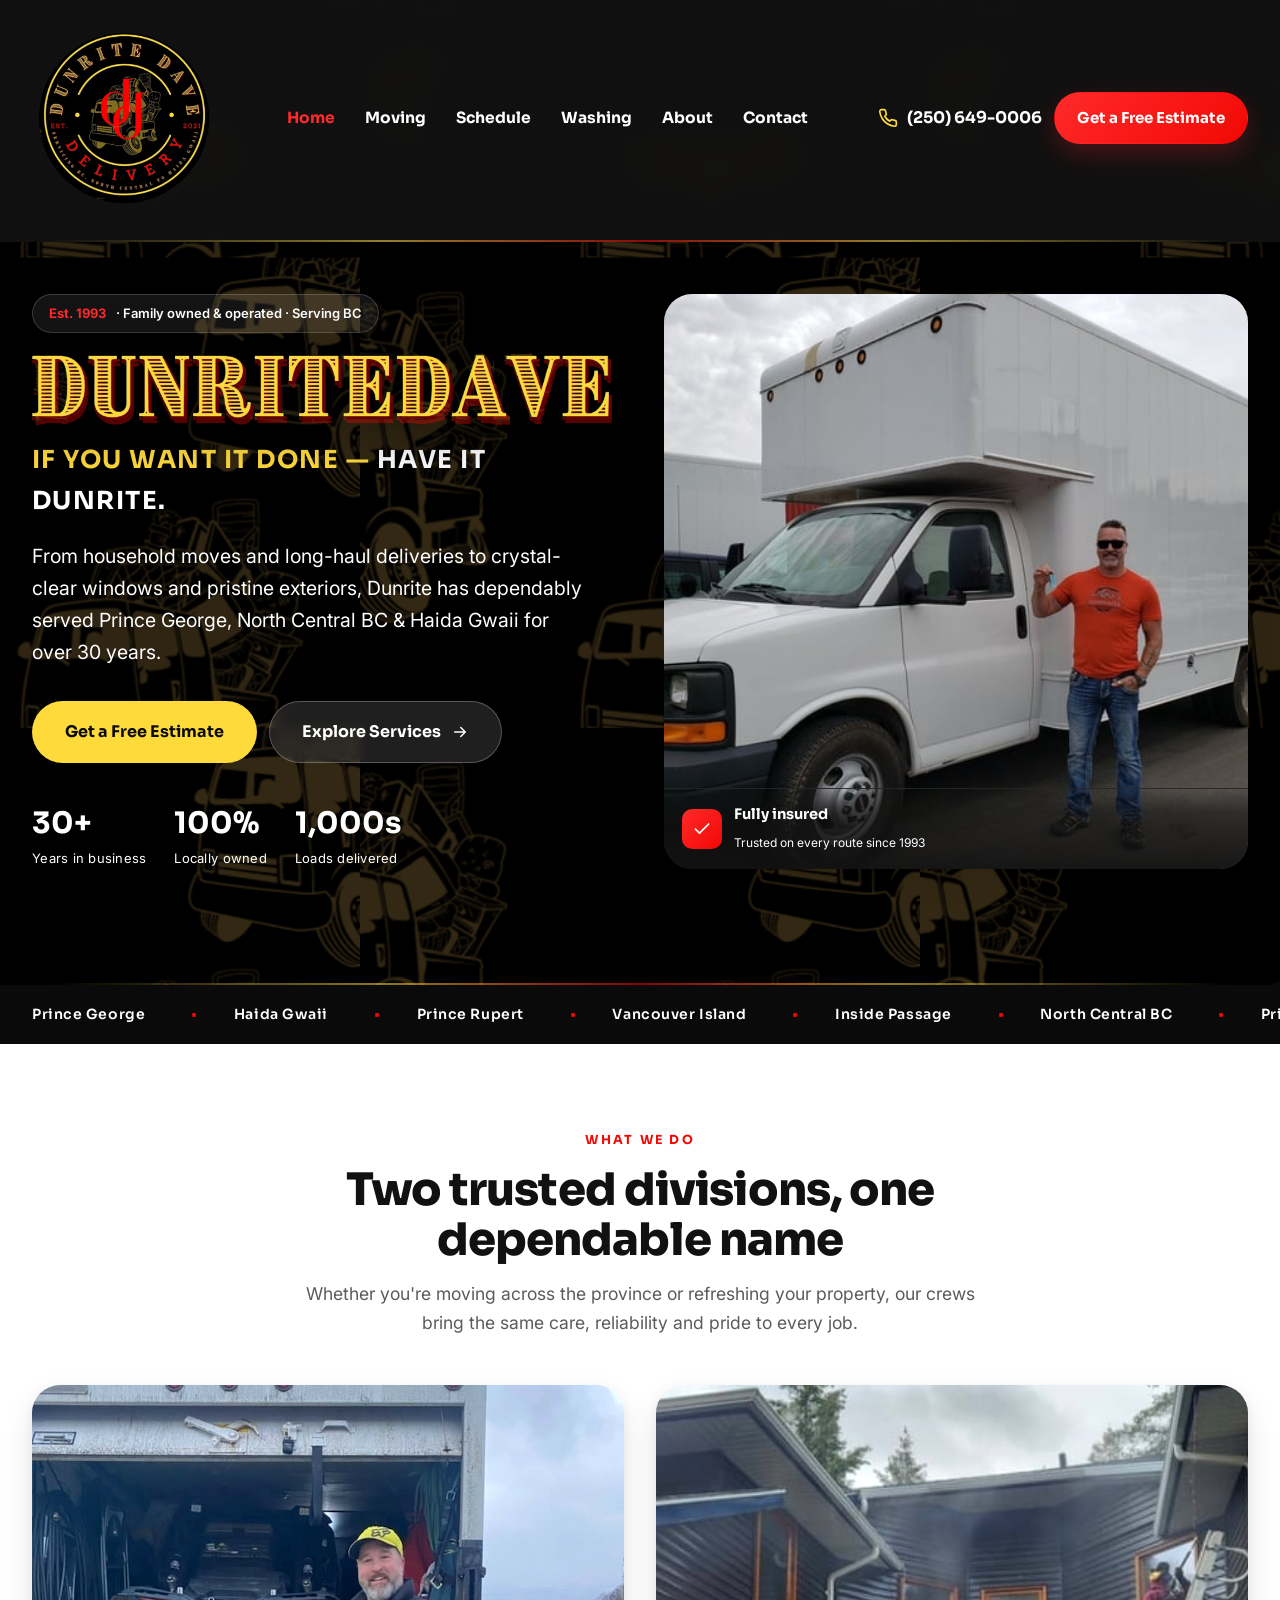
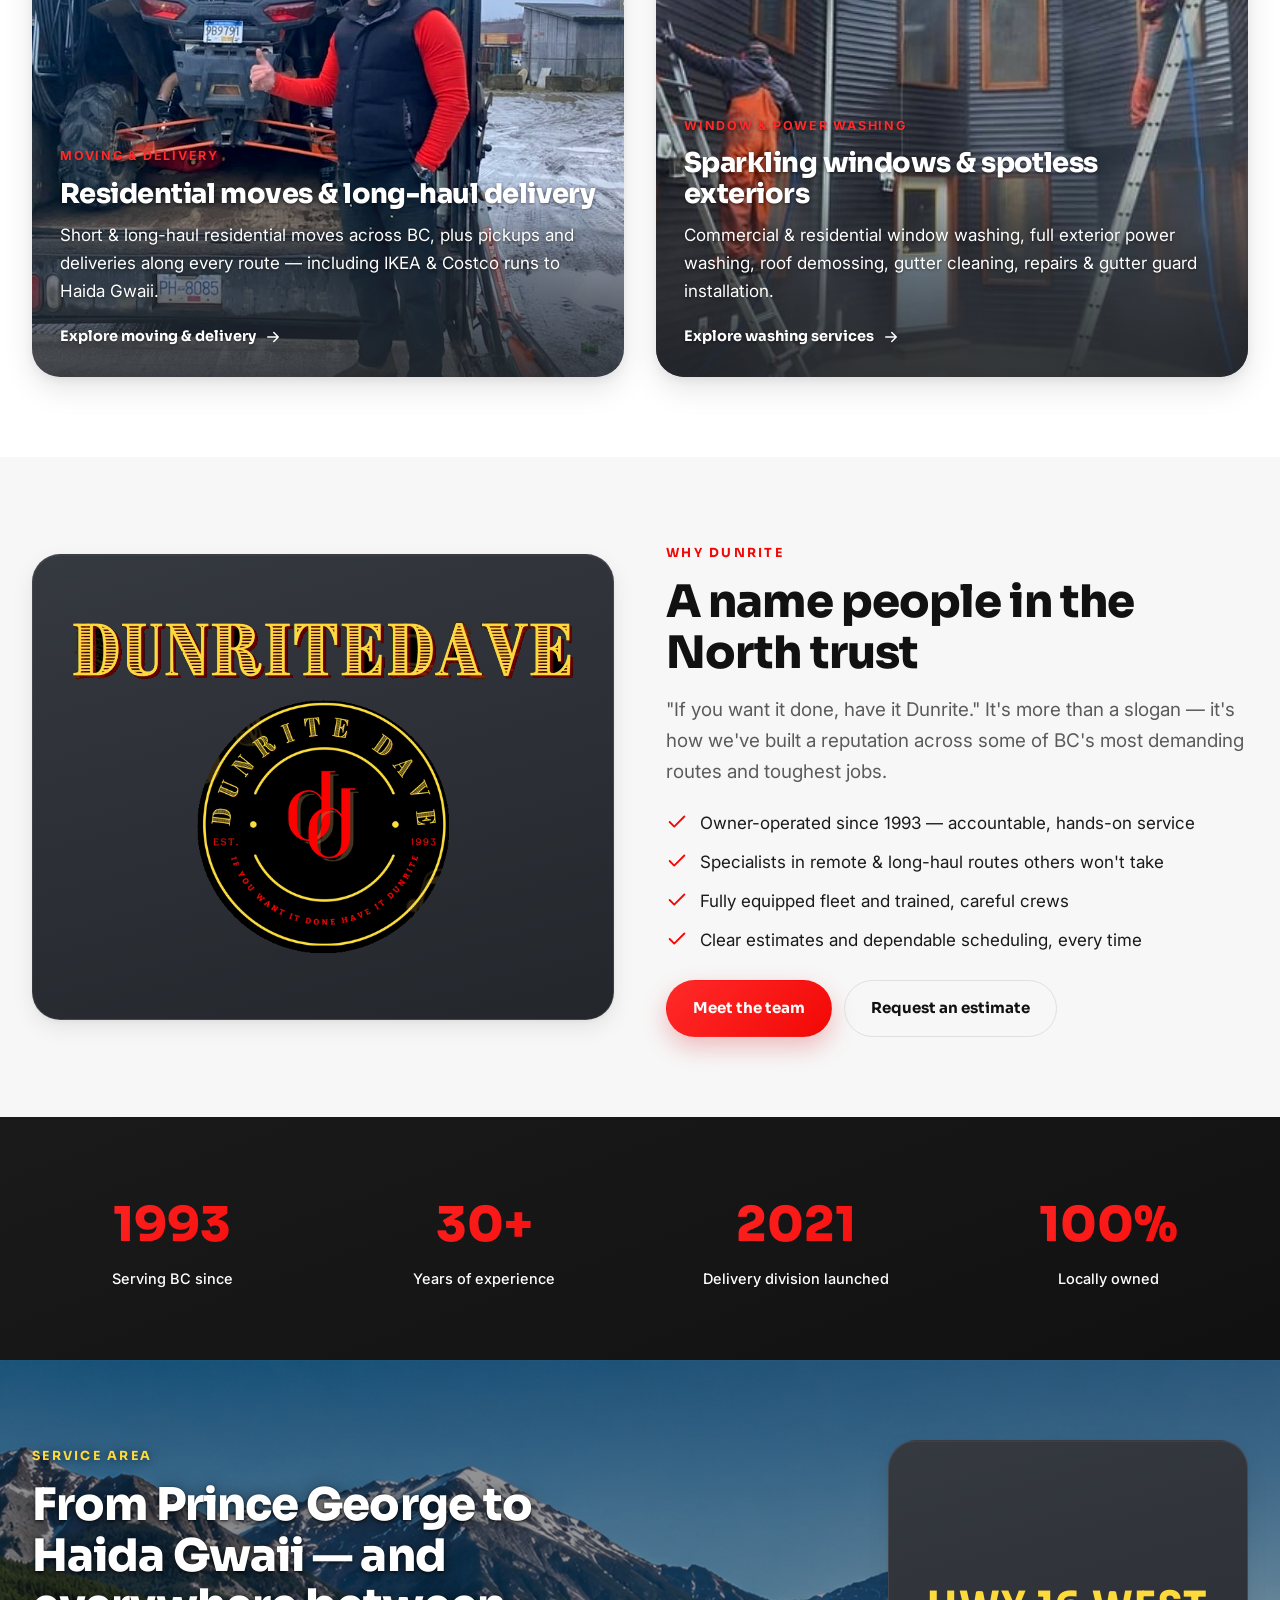
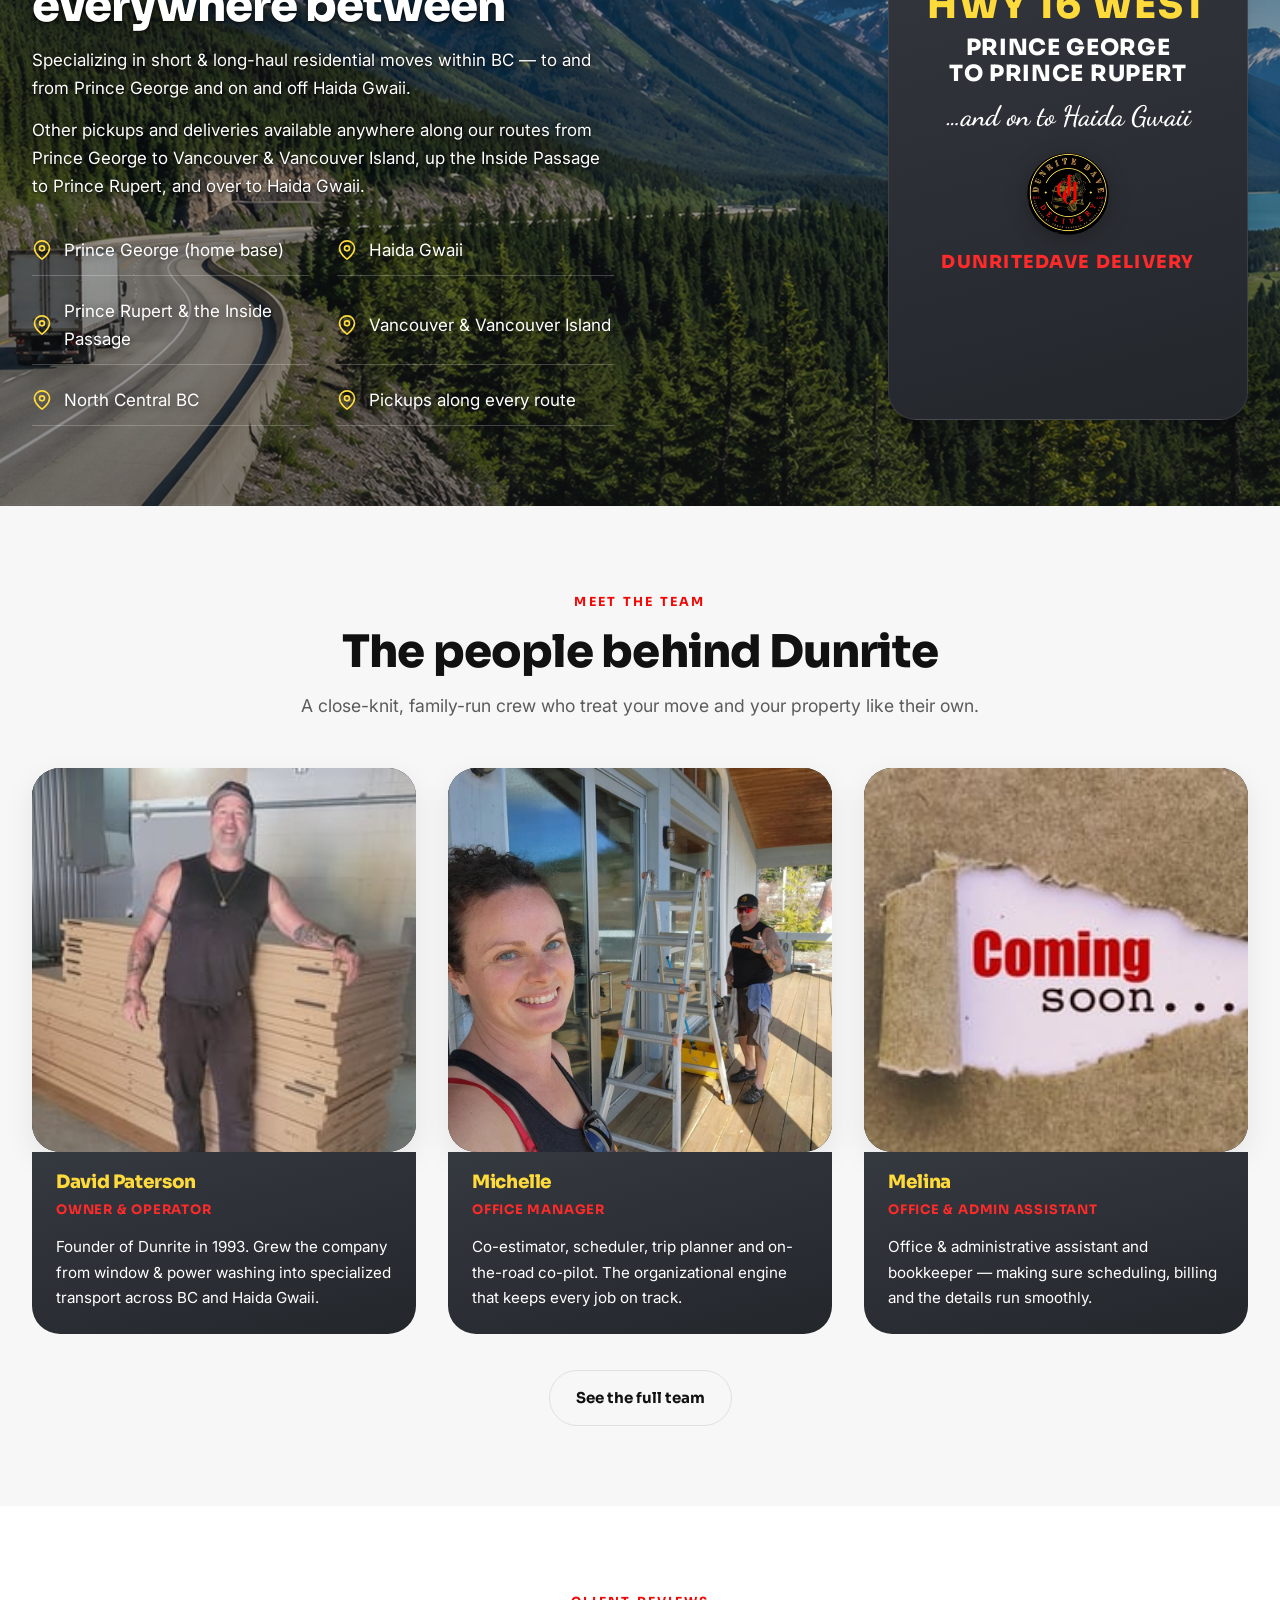
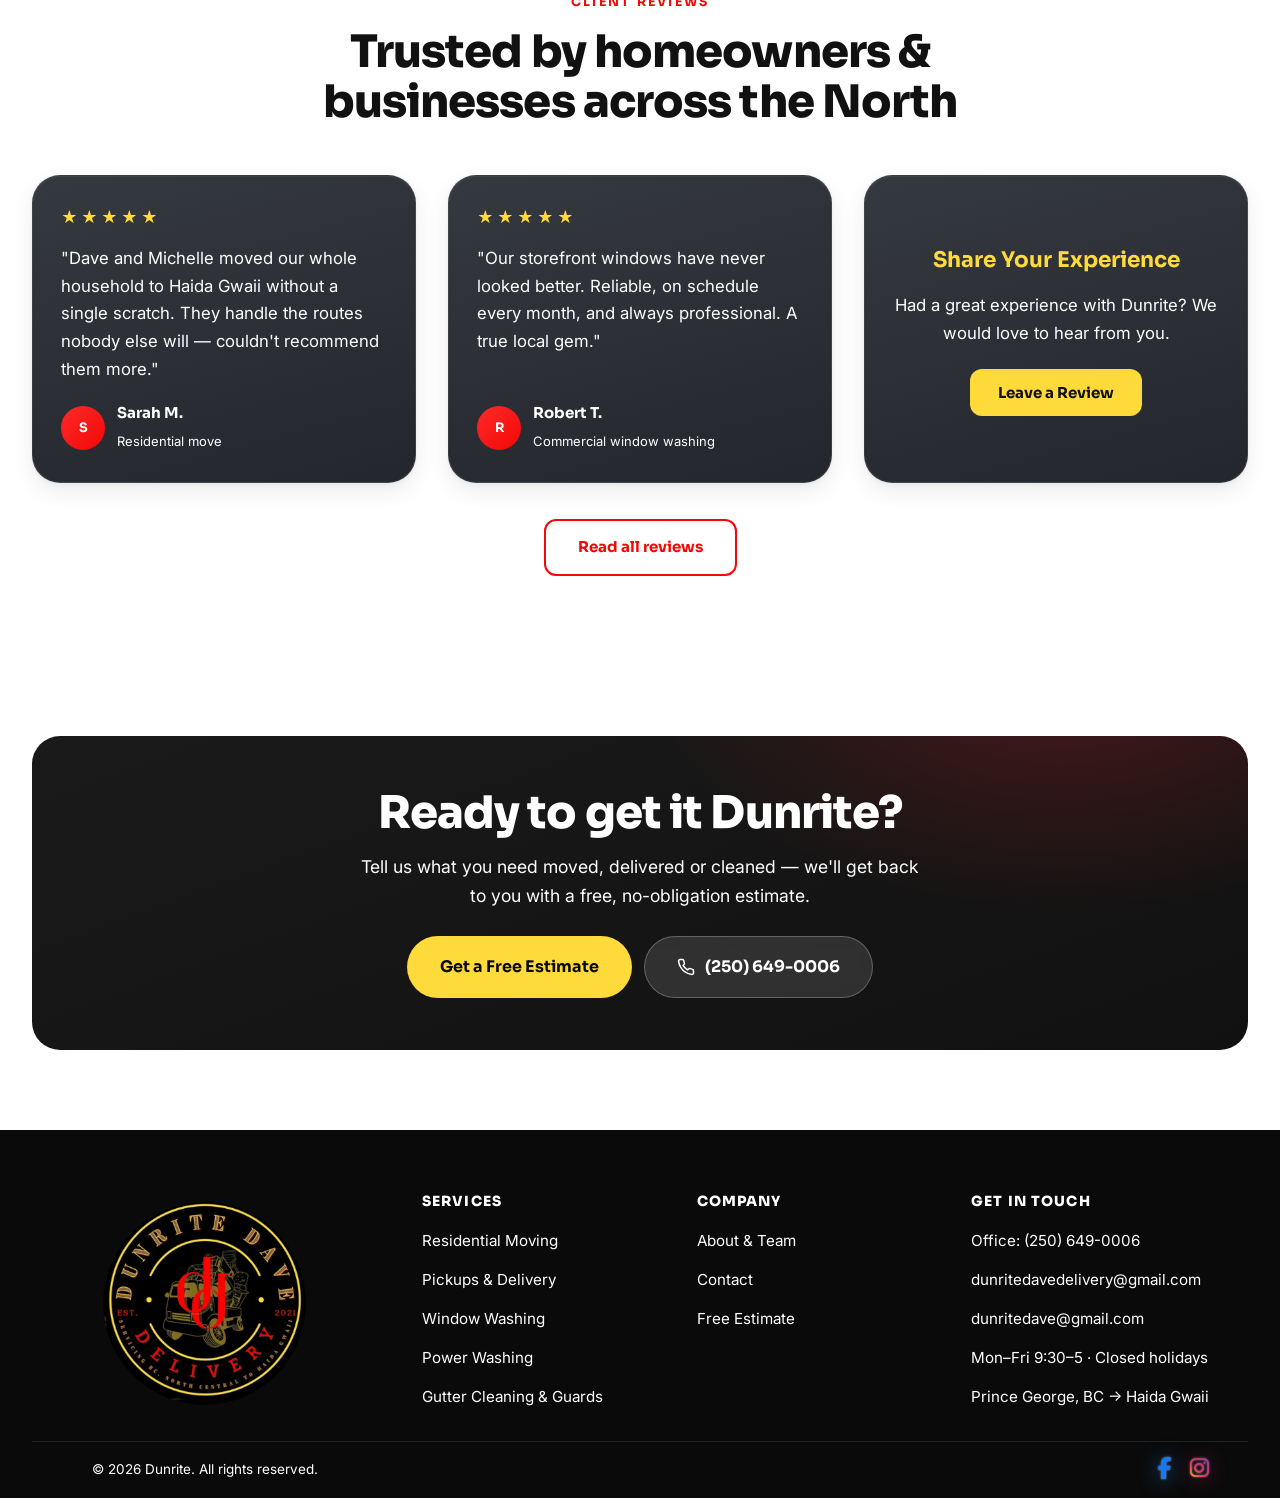
<file: index.html>
<!DOCTYPE html>
<html lang="en">
<head>
  <meta charset="UTF-8" />
  <meta name="viewport" content="width=device-width, initial-scale=1.0" />
  <meta http-equiv="Cache-Control" content="no-cache, no-store, must-revalidate" />
  <meta http-equiv="Pragma" content="no-cache" />
  <title>Dunrite &mdash; Moving, Delivery & Washing Services | Prince George to Haida Gwaii</title>
  <meta name="description" content="Dunrite is a family-owned moving, delivery, window & power washing company serving Prince George, North Central BC and Haida Gwaii since 1993. If you want it done, have it Dunrite." />
  <link rel="icon" type="image/svg+xml" href="assets/img/favicon.svg" />
  <link rel="preconnect" href="https://fonts.googleapis.com" />
  <link rel="preconnect" href="https://fonts.gstatic.com" crossorigin />
  <link href="https://fonts.googleapis.com/css2?family=Dancing+Script:wght@500;600&family=Sora:wght@600;700;800&family=Inter:wght@400;500;600&display=swap" rel="stylesheet" />
  <link rel="stylesheet" href="assets/css/styles.css?v=71" />
  <link rel="stylesheet" href="https://cdnjs.cloudflare.com/ajax/libs/font-awesome/6.7.2/css/all.min.css" crossorigin="anonymous" referrerpolicy="no-referrer" />
</head>
<body>

  <!-- ===== Header ===== -->
  <header class="site-header">
    <div class="container">
      <nav class="nav" aria-label="Primary">
        <a class="nav__logo" href="index.html" aria-label="Dunrite home">
          <img src="assets/img/dunrite-dave-logo-original-1.png" alt="Dunrite Moving Deliveries" />
        </a>
        <ul class="nav__links">
          <li><a href="index.html" class="is-active">Home</a></li>
          <li><a href="moving.html">Moving</a></li>
          <li><a href="schedule.html">Schedule</a></li>
          <li><a href="washing.html">Washing</a></li>
          <li><a href="about.html">About</a></li>
          <li><a href="contact.html">Contact</a></li>
        </ul>
        <div class="nav__cta">
          <a class="nav__phone" href="tel:+12506490006">
            <svg viewBox="0 0 24 24" fill="none" stroke="currentColor" stroke-width="2" stroke-linecap="round" stroke-linejoin="round"><path d="M22 16.92v3a2 2 0 0 1-2.18 2 19.79 19.79 0 0 1-8.63-3.07 19.5 19.5 0 0 1-6-6 19.79 19.79 0 0 1-3.07-8.67A2 2 0 0 1 4.11 2h3a2 2 0 0 1 2 1.72c.13.96.36 1.9.7 2.81a2 2 0 0 1-.45 2.11L8.09 9.91a16 16 0 0 0 6 6l1.27-1.27a2 2 0 0 1 2.11-.45c.91.34 1.85.57 2.81.7A2 2 0 0 1 22 16.92z"/></svg>
            (250) 649-0006
          </a>
          <a class="btn btn--primary" href="contact.html">Get a Free Estimate</a>
          <button class="nav__toggle" aria-label="Toggle menu" aria-expanded="false"><span></span><span></span><span></span></button>
        </div>
      </nav>
    </div>
  </header>

  <main>
    <!-- ===== Hero ===== -->
    <section class="hero hero--retro">
      <div class="container">
        <div class="hero__grid">
          <div class="hero__copy">
            <span class="hero__badge"><b>Est. 1993</b> &middot; Family owned &amp; operated &middot; Serving BC</span>
            <h1 class="sr-only">Dunrite Dave &mdash; Moving, delivery and washing</h1>
            <img class="hero__wordmark reveal" src="assets/img/dunrite-dave-text-transparent.png" alt="Dunrite Dave" width="985" height="120" />
            <p class="hero__tagline reveal" data-delay="1">If you want it done &mdash; <span class="accent">have it Dunrite.</span></p>
            <p class="hero__sub reveal" data-delay="2">From household moves and long-haul deliveries to crystal-clear windows and pristine exteriors, Dunrite has dependably served Prince George, North Central BC &amp; Haida Gwaii for over 30 years.</p>
            <div class="btn-row">
              <a class="btn btn--gold btn--lg" href="contact.html">Get a Free Estimate</a>
              <a class="btn btn--light btn--lg" href="#services">Explore Services
                <svg viewBox="0 0 24 24" fill="none" stroke="currentColor" stroke-width="2" stroke-linecap="round" stroke-linejoin="round"><path d="M5 12h14M13 6l6 6-6 6"/></svg>
              </a>
            </div>
            <div class="hero__trust">
              <div><b>30+</b><span>Years in business</span></div>
              <div><b>100%</b><span>Locally owned</span></div>
              <div><b>1,000s</b><span>Loads delivered</span></div>
            </div>
          </div>
          <div class="hero__art reveal">
            <div class="frame">
              <img src="assets/img/photos/fleet-2.jpg" alt="Dave with a Dunrite delivery truck" data-fallback />
              <div class="hero__chip">
                <span class="ic"><svg viewBox="0 0 24 24" fill="none" stroke="currentColor" stroke-width="2" stroke-linecap="round" stroke-linejoin="round"><path d="M20 6 9 17l-5-5"/></svg></span>
                <div><b>Fully insured</b><span>Trusted on every route since 1993</span></div>
              </div>
            </div>
          </div>
        </div>
      </div>
      <div class="hero__wave" aria-hidden="true"></div>
    </section>

    <!-- ===== Marquee strip ===== -->
    <div class="strip" aria-hidden="true">
      <div class="container strip__viewport">
        <div class="strip__track">
          <span>Prince George</span><span>Haida Gwaii</span><span>Prince Rupert</span><span>Vancouver Island</span><span>Inside Passage</span><span>North Central BC</span>
          <span>Prince George</span><span>Haida Gwaii</span><span>Prince Rupert</span><span>Vancouver Island</span><span>Inside Passage</span><span>North Central BC</span>
        </div>
      </div>
    </div>

    <!-- ===== Service pillars ===== -->
    <section class="section" id="services">
      <div class="container">
        <div class="section-head center reveal">
          <span class="eyebrow">What we do</span>
          <h2 class="h2">Two trusted divisions, one dependable name</h2>
          <p>Whether you're moving across the province or refreshing your property, our crews bring the same care, reliability and pride to every job.</p>
        </div>
        <div class="grid grid--2 grid--pillars">
          <article class="pillar reveal" data-service="moving">
            <div class="pillar__bg"><img src="assets/img/photos/dave-loading-quad.png" alt="Dave loading an ATV into a Dunrite enclosed trailer" data-fallback /></div>
            <span class="tag">Moving &amp; Delivery</span>
            <h3>Residential moves &amp; long-haul delivery</h3>
            <p>Short &amp; long-haul residential moves across BC, plus pickups and deliveries along every route &mdash; including IKEA &amp; Costco runs to Haida Gwaii.</p>
            <a class="link" href="moving.html">Explore moving &amp; delivery
              <svg viewBox="0 0 24 24" fill="none" stroke="currentColor" stroke-width="2" stroke-linecap="round" stroke-linejoin="round"><path d="M5 12h14M13 6l6 6-6 6"/></svg>
            </a>
          </article>
          <article class="pillar reveal" data-service="washing" data-delay="1">
            <div class="pillar__bg"><img src="assets/img/photos/washing.jpg" alt="Dunrite window and power washing service" data-fallback /></div>
            <span class="tag">Window &amp; Power Washing</span>
            <h3>Sparkling windows &amp; spotless exteriors</h3>
            <p>Commercial &amp; residential window washing, full exterior power washing, roof demossing, gutter cleaning, repairs &amp; gutter guard installation.</p>
            <a class="link" href="washing.html">Explore washing services
              <svg viewBox="0 0 24 24" fill="none" stroke="currentColor" stroke-width="2" stroke-linecap="round" stroke-linejoin="round"><path d="M5 12h14M13 6l6 6-6 6"/></svg>
            </a>
          </article>
        </div>
      </div>
    </section>

    <!-- ===== Why Dunrite (split) ===== -->
    <section class="section section--mist" id="why-dunrite">
      <div class="container">
        <div class="split">
          <div class="split__media split__media--brand reveal">
            <div class="brand-card">
              <img class="brand-card__wordmark" src="assets/img/dunrite-dave-text-transparent.png" alt="Dunrite Dave" width="985" height="120" />
              <img class="brand-card__logo" src="assets/img/dunrite-dave-logo-original.png" alt="Dunrite Dave circular logo" width="512" height="512" />
            </div>
          </div>
          <div class="reveal" data-delay="1">
            <span class="eyebrow">Why Dunrite</span>
            <h2 class="h2" style="margin:12px 0 16px;">A name people in the North trust</h2>
            <p class="lead" style="margin-bottom:22px;">"If you want it done, have it Dunrite." It's more than a slogan &mdash; it's how we've built a reputation across some of BC's most demanding routes and toughest jobs.</p>
            <ul class="checks">
              <li><svg viewBox="0 0 24 24" fill="none" stroke="currentColor" stroke-width="2" stroke-linecap="round" stroke-linejoin="round"><path d="M20 6 9 17l-5-5"/></svg> Owner-operated since 1993 &mdash; accountable, hands-on service</li>
              <li><svg viewBox="0 0 24 24" fill="none" stroke="currentColor" stroke-width="2" stroke-linecap="round" stroke-linejoin="round"><path d="M20 6 9 17l-5-5"/></svg> Specialists in remote &amp; long-haul routes others won't take</li>
              <li><svg viewBox="0 0 24 24" fill="none" stroke="currentColor" stroke-width="2" stroke-linecap="round" stroke-linejoin="round"><path d="M20 6 9 17l-5-5"/></svg> Fully equipped fleet and trained, careful crews</li>
              <li><svg viewBox="0 0 24 24" fill="none" stroke="currentColor" stroke-width="2" stroke-linecap="round" stroke-linejoin="round"><path d="M20 6 9 17l-5-5"/></svg> Clear estimates and dependable scheduling, every time</li>
            </ul>
            <div class="btn-row" style="margin-top:26px;">
              <a class="btn btn--primary" href="about.html">Meet the team</a>
              <a class="btn btn--ghost" href="contact.html">Request an estimate</a>
            </div>
          </div>
        </div>
      </div>
    </section>

    <!-- ===== Stats band ===== -->
    <section class="section--tight section--ink">
      <div class="container">
        <div class="stats">
          <div class="stat reveal"><b>1993</b><span>Serving BC since</span></div>
          <div class="stat reveal" data-delay="1"><b>30+</b><span>Years of experience</span></div>
          <div class="stat reveal" data-delay="2"><b>2021</b><span>Delivery division launched</span></div>
          <div class="stat reveal" data-delay="3"><b>100%</b><span>Locally owned</span></div>
        </div>
      </div>
    </section>

    <!-- ===== Service area ===== -->
    <section class="section section--route" id="service-area">
      <div class="container">
        <div class="split">
          <div class="reveal">
            <span class="eyebrow">Service area</span>
            <h2 class="h2" style="margin:12px 0 16px;">From Prince George to Haida Gwaii &mdash; and everywhere between</h2>
            <p class="route-copy">Specializing in short &amp; long-haul residential moves within BC &mdash; to and from Prince George and on and off Haida Gwaii.</p>
            <p class="route-copy">Other pickups and deliveries available anywhere along our routes from Prince George to Vancouver &amp; Vancouver Island, up the Inside Passage to Prince Rupert, and over to Haida Gwaii.</p>
            <ul class="area__list">
              <li><svg viewBox="0 0 24 24" fill="none" stroke="currentColor" stroke-width="2" stroke-linecap="round" stroke-linejoin="round"><path d="M21 10c0 7-9 13-9 13s-9-6-9-13a9 9 0 0 1 18 0z"/><circle cx="12" cy="10" r="3"/></svg> Prince George (home base)</li>
              <li><svg viewBox="0 0 24 24" fill="none" stroke="currentColor" stroke-width="2" stroke-linecap="round" stroke-linejoin="round"><path d="M21 10c0 7-9 13-9 13s-9-6-9-13a9 9 0 0 1 18 0z"/><circle cx="12" cy="10" r="3"/></svg> Haida Gwaii</li>
              <li><svg viewBox="0 0 24 24" fill="none" stroke="currentColor" stroke-width="2" stroke-linecap="round" stroke-linejoin="round"><path d="M21 10c0 7-9 13-9 13s-9-6-9-13a9 9 0 0 1 18 0z"/><circle cx="12" cy="10" r="3"/></svg> Prince Rupert &amp; the Inside Passage</li>
              <li><svg viewBox="0 0 24 24" fill="none" stroke="currentColor" stroke-width="2" stroke-linecap="round" stroke-linejoin="round"><path d="M21 10c0 7-9 13-9 13s-9-6-9-13a9 9 0 0 1 18 0z"/><circle cx="12" cy="10" r="3"/></svg> Vancouver &amp; Vancouver Island</li>
              <li data-area-height-end><svg viewBox="0 0 24 24" fill="none" stroke="currentColor" stroke-width="2" stroke-linecap="round" stroke-linejoin="round"><path d="M21 10c0 7-9 13-9 13s-9-6-9-13a9 9 0 0 1 18 0z"/><circle cx="12" cy="10" r="3"/></svg> North Central BC</li>
              <li><svg viewBox="0 0 24 24" fill="none" stroke="currentColor" stroke-width="2" stroke-linecap="round" stroke-linejoin="round"><path d="M21 10c0 7-9 13-9 13s-9-6-9-13a9 9 0 0 1 18 0z"/><circle cx="12" cy="10" r="3"/></svg> Pickups along every route</li>
            </ul>
          </div>
          <div class="split__media route-callout reveal" data-delay="1">
            <div class="route-callout__inner">
              <p class="route-callout__hwy">HWY 16 WEST</p>
              <p class="route-callout__cities">
                <span>PRINCE GEORGE</span>
                <span>TO PRINCE RUPERT</span>
              </p>
              <p class="route-callout__script">&hellip;and on to Haida Gwaii</p>
              <img class="route-callout__logo" src="assets/img/dunrite-dave-logo-original-1.png" alt="" width="88" height="88" />
              <p class="route-callout__brand">DUNRITEDAVE DELIVERY</p>
            </div>
          </div>
        </div>
      </div>
    </section>

    <!-- ===== Team preview ===== -->
    <section class="section section--mist">
      <div class="container">
        <div class="section-head center reveal">
          <span class="eyebrow">Meet the team</span>
          <h2 class="h2">The people behind Dunrite</h2>
          <p>A close-knit, family-run crew who treat your move and your property like their own.</p>
        </div>
        <div class="grid grid--3">
          <article class="team-card reveal">
            <div class="team-card__photo"><img src="assets/img/photos/dave.jpg" alt="David Paterson, Owner & Operator" data-fallback /></div>
            <div class="team-card__body">
              <h3>David Paterson</h3>
              <span class="team-card__role">Owner &amp; Operator</span>
              <p>Founder of Dunrite in 1993. Grew the company from window &amp; power washing into specialized transport across BC and Haida Gwaii.</p>
            </div>
          </article>
          <article class="team-card reveal" data-delay="1">
            <div class="team-card__photo team-card__photo--left"><img src="assets/img/photos/michelle.jpg" alt="Michelle, Office Manager" data-fallback /></div>
            <div class="team-card__body">
              <h3>Michelle</h3>
              <span class="team-card__role">Office Manager</span>
              <p>Co-estimator, scheduler, trip planner and on-the-road co-pilot. The organizational engine that keeps every job on track.</p>
            </div>
          </article>
          <article class="team-card reveal" data-delay="2">
            <div class="team-card__photo team-card__photo--center"><img src="assets/img/photos/melina.jpg" alt="Melina, Office & Administrative Assistant" data-fallback /></div>
            <div class="team-card__body">
              <h3>Melina</h3>
              <span class="team-card__role">Office &amp; Admin Assistant</span>
              <p>Office &amp; administrative assistant and bookkeeper &mdash; making sure scheduling, billing and the details run smoothly.</p>
            </div>
          </article>
        </div>
        <div class="center" style="margin-top:36px;">
          <a class="btn btn--ghost" href="about.html">See the full team</a>
        </div>
      </div>
    </section>

    <!-- ===== Reviews ===== -->
    <section class="section" id="client-reviews">
      <div class="container">
        <div class="section-head center reveal">
          <span class="eyebrow">Client reviews</span>
          <h2 class="h2">Trusted by homeowners &amp; businesses across the North</h2>
        </div>
        <div class="grid grid--3">
          <div class="review reveal" data-testimonial="residential-move">
            <div class="stars" aria-label="5 out of 5 stars">&#9733;&#9733;&#9733;&#9733;&#9733;</div>
            <p>"Dave and Michelle moved our whole household to Haida Gwaii without a single scratch. They handle the routes nobody else will &mdash; couldn't recommend them more."</p>
            <div class="who"><span class="avatar">S</span><div><b>Sarah M.</b><span>Residential move</span></div></div>
          </div>
          <div class="review reveal" data-testimonial="commercial-washing" data-delay="1">
            <div class="stars" aria-label="5 out of 5 stars">&#9733;&#9733;&#9733;&#9733;&#9733;</div>
            <p>"Our storefront windows have never looked better. Reliable, on schedule every month, and always professional. A true local gem."</p>
            <div class="who"><span class="avatar">R</span><div><b>Robert T.</b><span>Commercial window washing</span></div></div>
          </div>
          <div class="review review--cta reveal" data-delay="2">
            <p class="review-cta__title">Share Your Experience</p>
            <p>Had a great experience with Dunrite? We would love to hear from you.</p>
            <button type="button" class="btn-review-open" id="review-open-btn">Leave a Review</button>
          </div>
        </div>
        <p class="reviews-all-link">
          <a href="reviews.html">Read all reviews</a>
        </p>
      </div>
    </section>

    <div id="review-modal" class="review-modal" hidden>
      <div class="review-modal-backdrop" data-review-close></div>
      <div class="review-modal-dialog" role="dialog" aria-modal="true" aria-labelledby="review-modal-title">
        <button type="button" class="review-modal-close" data-review-close aria-label="Close review form">&times;</button>
        <h3 id="review-modal-title" class="review-modal-title">Leave a Review</h3>
        <form id="review-form" class="review-form">
          <label class="review-field-label" for="review-name">Your name</label>
          <input type="text" id="review-name" name="name" class="review-field" required placeholder="Your name" autocomplete="name">
          <label class="review-field-label" for="review-title">Review title <span class="review-optional">(optional)</span></label>
          <input type="text" id="review-title" name="title" class="review-field" placeholder="e.g. Great job, Dunrite!" maxlength="80">
          <fieldset class="review-stars-field">
            <legend class="review-stars-label">Your rating</legend>
            <div class="review-stars-input" id="review-stars-input" role="radiogroup" aria-label="Star rating">
              <button type="button" class="review-star-btn" data-star="1" aria-label="1 star">&#9733;</button>
              <button type="button" class="review-star-btn" data-star="2" aria-label="2 stars">&#9733;</button>
              <button type="button" class="review-star-btn" data-star="3" aria-label="3 stars">&#9733;</button>
              <button type="button" class="review-star-btn" data-star="4" aria-label="4 stars">&#9733;</button>
              <button type="button" class="review-star-btn" data-star="5" aria-label="5 stars">&#9733;</button>
            </div>
            <input type="hidden" name="rating" id="review-rating" value="">
          </fieldset>
          <label class="review-field-label" for="review-comment">Your review</label>
          <textarea id="review-comment" name="comment" class="review-field review-field--area" rows="5" required maxlength="200" placeholder="Tell us about your experience&hellip;"></textarea>
          <p class="review-char-count" id="review-char-count" aria-live="polite">0 / 200</p>
          <button type="submit" class="btn-review-submit">Submit Review</button>
        </form>
        <div id="review-thanks" class="review-thanks" hidden>
          <p class="review-thanks-title">Thank you!</p>
          <p class="review-thanks-text">We appreciate you taking the time to share your feedback.</p>
          <button type="button" class="btn-review-submit" data-review-close>Close</button>
        </div>
      </div>
    </div>

    <!-- ===== CTA band ===== -->
    <section class="section">
      <div class="container">
        <div class="cta-band reveal">
          <h2 class="h2">Ready to get it Dunrite?</h2>
          <p>Tell us what you need moved, delivered or cleaned &mdash; we'll get back to you with a free, no-obligation estimate.</p>
          <div class="btn-row" style="justify-content:center;">
            <a class="btn btn--gold btn--lg" href="contact.html">Get a Free Estimate</a>
            <a class="btn btn--light btn--lg" href="tel:+12506490006">
              <svg viewBox="0 0 24 24" fill="none" stroke="currentColor" stroke-width="2" stroke-linecap="round" stroke-linejoin="round"><path d="M22 16.92v3a2 2 0 0 1-2.18 2 19.79 19.79 0 0 1-8.63-3.07 19.5 19.5 0 0 1-6-6 19.79 19.79 0 0 1-3.07-8.67A2 2 0 0 1 4.11 2h3a2 2 0 0 1 2 1.72c.13.96.36 1.9.7 2.81a2 2 0 0 1-.45 2.11L8.09 9.91a16 16 0 0 0 6 6l1.27-1.27a2 2 0 0 1 2.11-.45c.91.34 1.85.57 2.81.7A2 2 0 0 1 22 16.92z"/></svg>
              (250) 649-0006
            </a>
          </div>
        </div>
      </div>
    </section>
  </main>

  <!-- ===== Footer ===== -->
  <footer class="footer">
    <div class="container">
      <div class="footer__grid">
        <div>
          <div class="footer__logo"><img src="assets/img/dunrite-dave-logo-original-1.png" alt="Dunrite Moving Deliveries" /></div>
        </div>
        <div>
          <h4>Services</h4>
          <ul>
            <li><a href="moving.html">Residential Moving</a></li>
            <li><a href="moving.html">Pickups &amp; Delivery</a></li>
            <li><a href="washing.html">Window Washing</a></li>
            <li><a href="washing.html">Power Washing</a></li>
            <li><a href="washing.html">Gutter Cleaning &amp; Guards</a></li>
          </ul>
        </div>
        <div>
          <h4>Company</h4>
          <ul>
            <li><a href="about.html">About &amp; Team</a></li>
            <li><a href="contact.html">Contact</a></li>
            <li><a href="contact.html">Free Estimate</a></li>
          </ul>
        </div>
        <div>
          <h4>Get in touch</h4>
          <ul>
            <li><a href="tel:+12506490006">Office: (250) 649-0006</a></li>
            <li><a href="mailto:dunritedavedelivery@gmail.com">dunritedavedelivery@gmail.com</a></li>
            <li><a href="mailto:dunritedave@gmail.com">dunritedave@gmail.com</a></li>
            <li><span>Mon&ndash;Fri 9:30&ndash;5 &middot; Closed holidays</span></li>
            <li><span class="footer__service-area-line">Prince George, BC &rarr; Haida Gwaii</span></li>
          </ul>
        </div>
      </div>
      <div class="footer__bottom">
        <div class="footer__bottom-cell footer__bottom-cell--logo">
          <span class="footer__copyright">&copy; <span id="year">2026</span> Dunrite. All rights reserved.</span>
        </div>
        <div class="footer__bottom-cell footer__bottom-cell--spacer" aria-hidden="true"></div>
        <div class="footer__bottom-cell footer__bottom-cell--spacer" aria-hidden="true"></div>
        <div class="footer__bottom-cell footer__bottom-cell--social">
          <div class="footer__social-anchor">
            <div class="footer__social">
              <a href="https://www.facebook.com/dunritedave/" aria-label="Facebook" target="_blank" rel="noopener noreferrer"><i class="fa-brands fa-facebook-f" aria-hidden="true"></i></a>
              <a href="https://www.instagram.com/dunritedave/" aria-label="Instagram" target="_blank" rel="noopener noreferrer"><i class="fa-brands fa-instagram" aria-hidden="true"></i></a>
            </div>
          </div>
        </div>
      </div>
    </div>
  </footer>

  <script src="assets/js/main.js?v=72" defer></script>
</body>
</html>
</file>
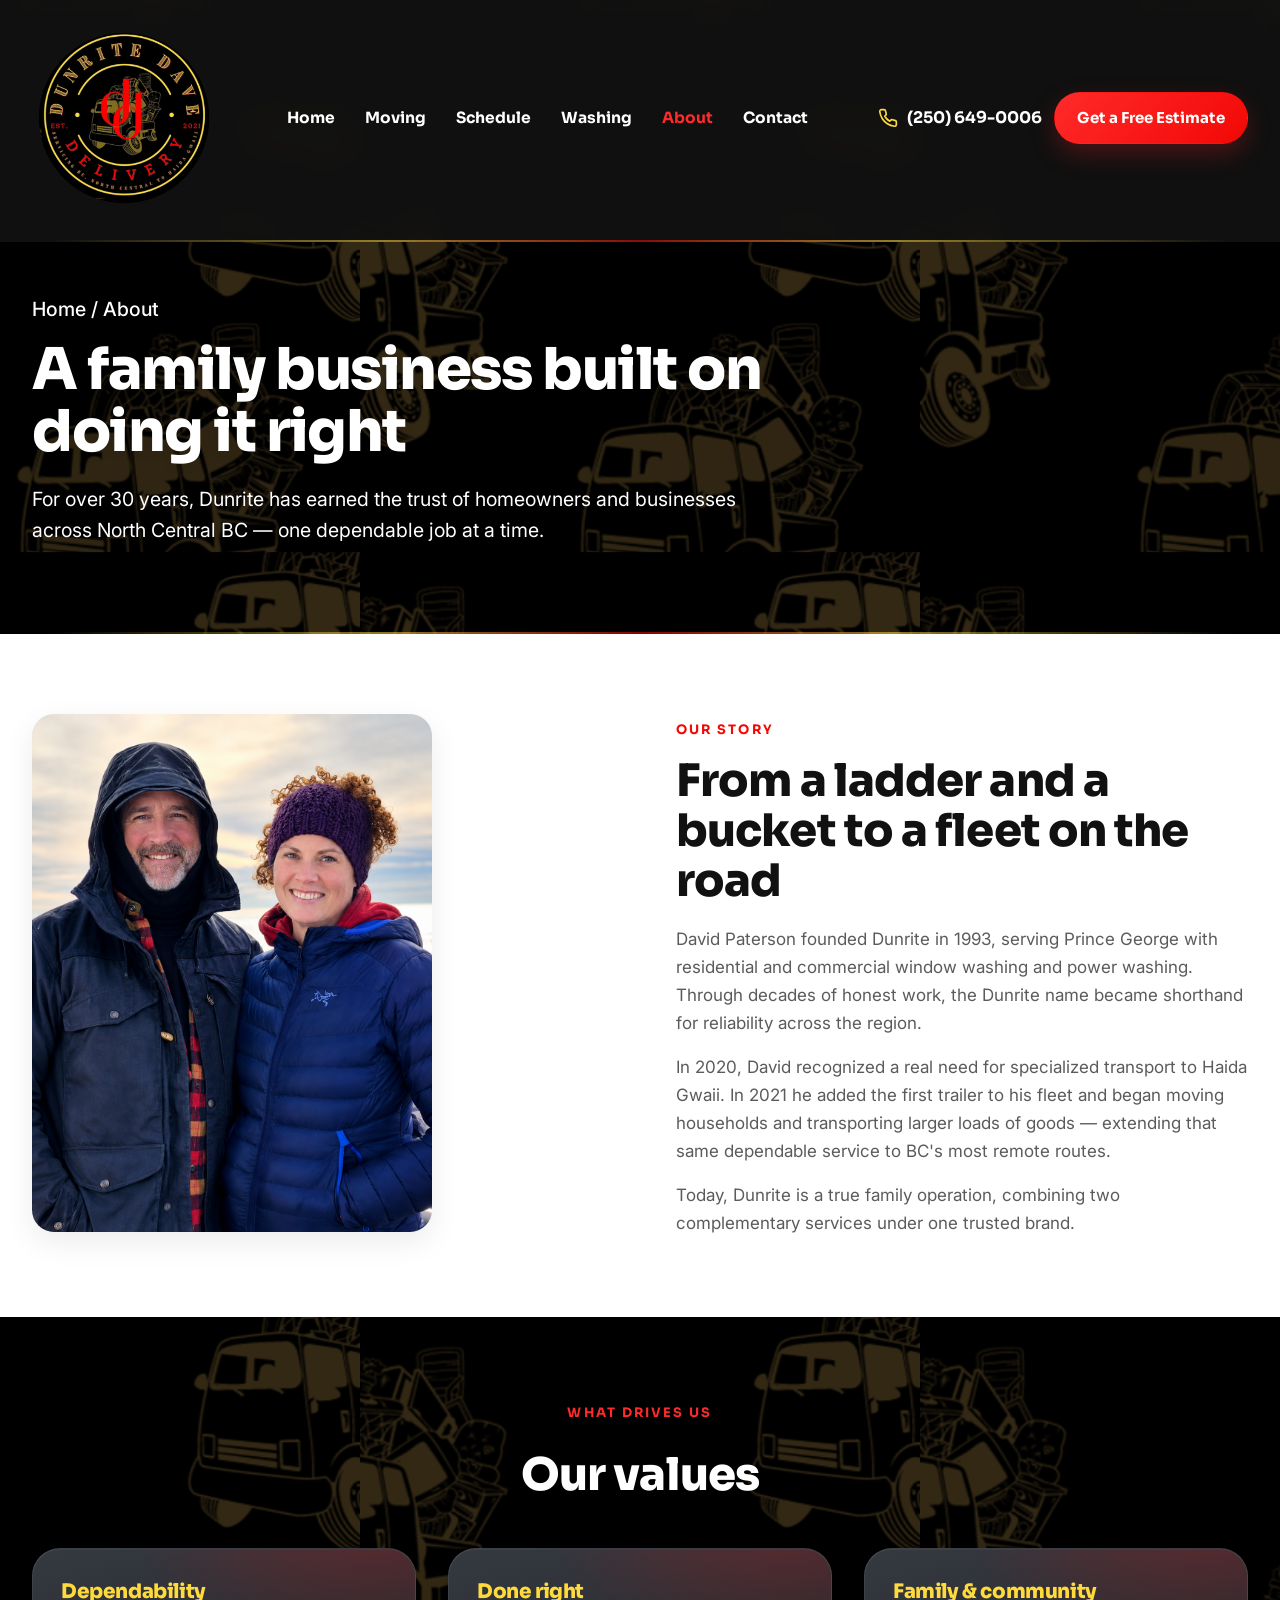
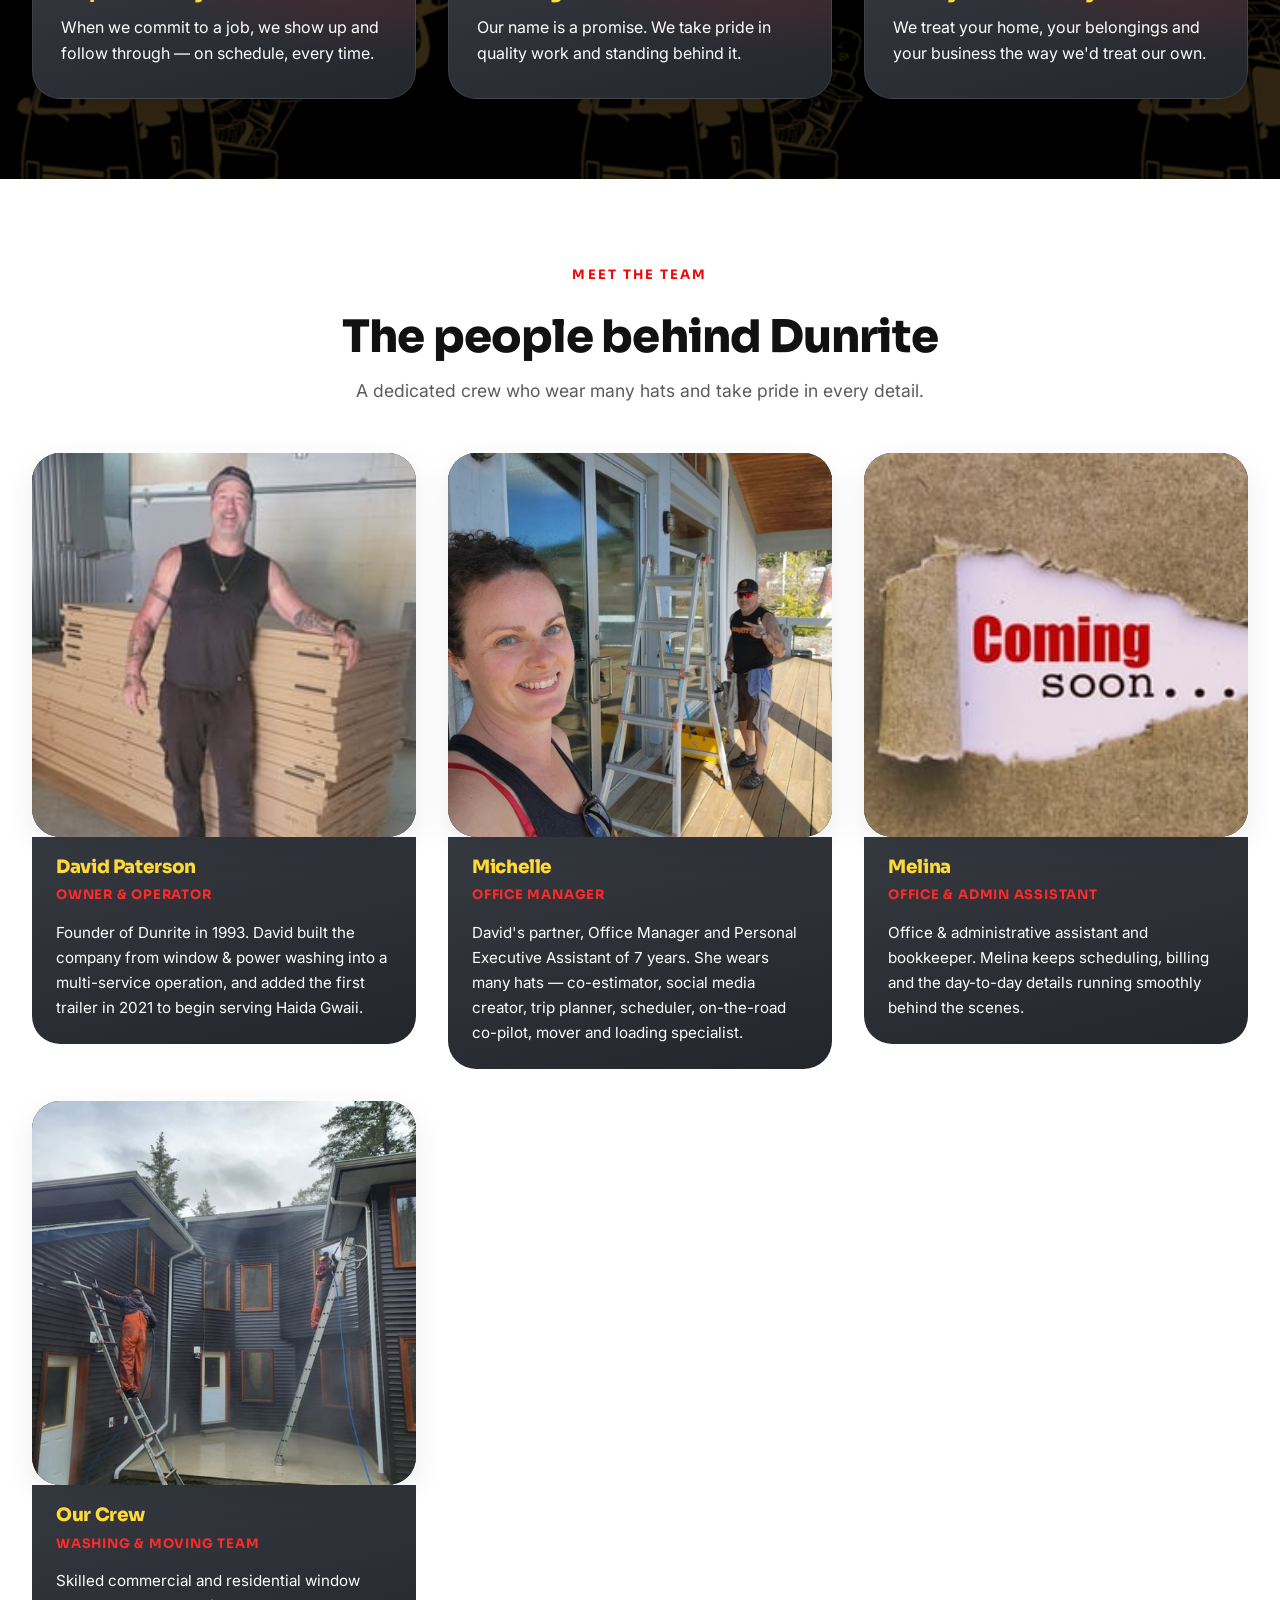
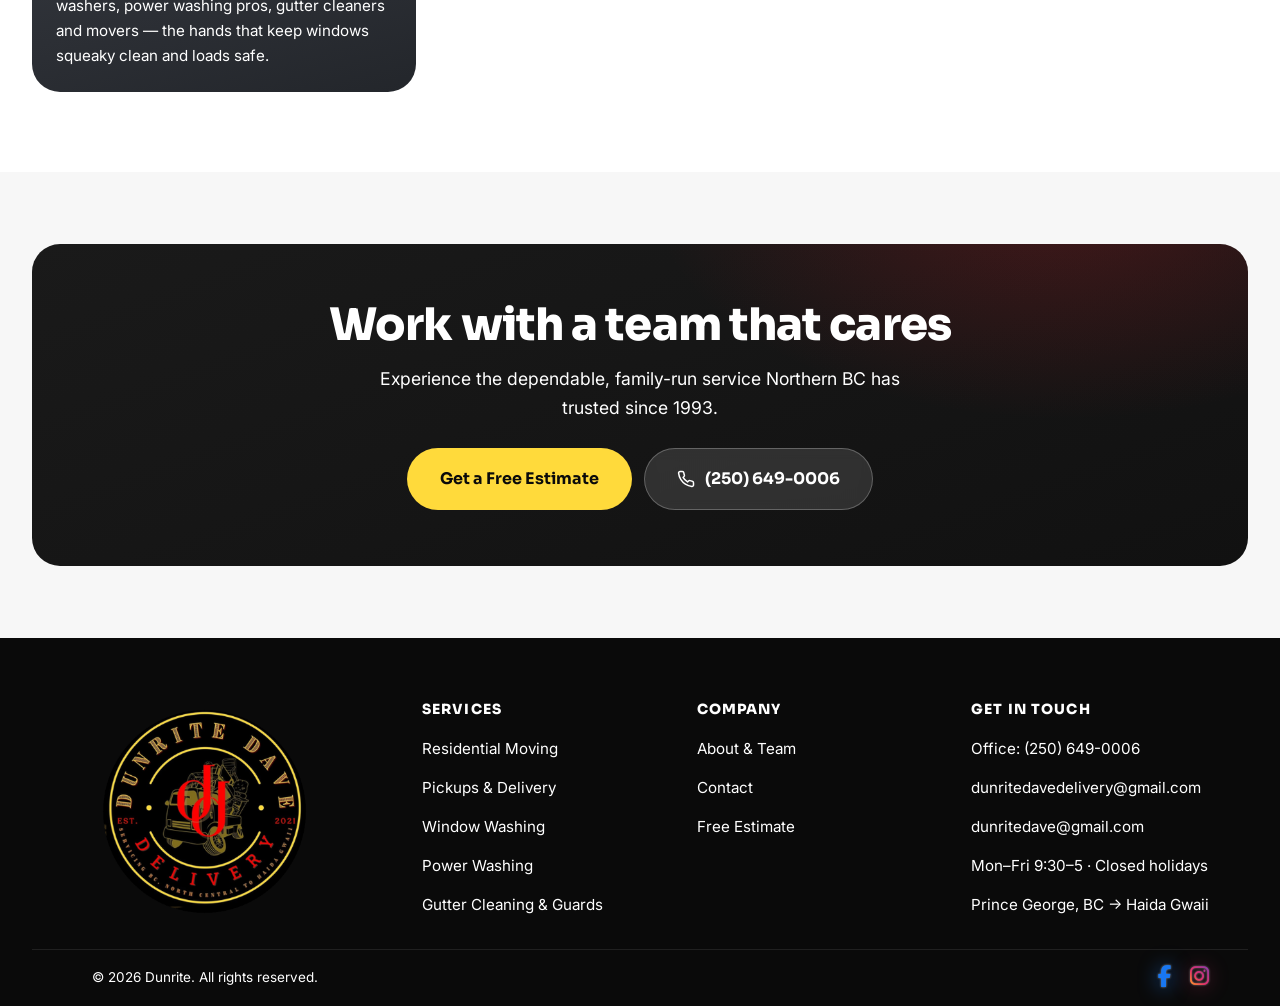
<file: about.html>
<!DOCTYPE html>
<html lang="en">
<head>
  <meta charset="UTF-8" />
  <meta name="viewport" content="width=device-width, initial-scale=1.0" />
  <title>About &amp; Team | Dunrite &mdash; Family-owned since 1993</title>
  <meta name="description" content="Meet Dunrite &mdash; a family-owned Prince George business led by founder David Paterson, offering moving, delivery, window & power washing across BC since 1993." />
  <link rel="icon" type="image/svg+xml" href="assets/img/favicon.svg" />
  <link rel="preconnect" href="https://fonts.googleapis.com" />
  <link rel="preconnect" href="https://fonts.gstatic.com" crossorigin />
  <link href="https://fonts.googleapis.com/css2?family=Sora:wght@600;700;800&family=Inter:wght@400;500;600&display=swap" rel="stylesheet" />
  <link rel="stylesheet" href="assets/css/styles.css?v=70" />
  <link rel="stylesheet" href="https://cdnjs.cloudflare.com/ajax/libs/font-awesome/6.7.2/css/all.min.css" crossorigin="anonymous" referrerpolicy="no-referrer" />
</head>
<body class="page-about">

  <!-- ===== Header ===== -->
  <header class="site-header">
    <div class="container">
      <nav class="nav" aria-label="Primary">
        <a class="nav__logo" href="index.html" aria-label="Dunrite home">
          <img src="assets/img/dunrite-dave-logo-original-1.png" alt="Dunrite Moving Deliveries" />
        </a>
        <ul class="nav__links">
          <li><a href="index.html">Home</a></li>
          <li><a href="moving.html">Moving</a></li>
          <li><a href="schedule.html">Schedule</a></li>
          <li><a href="washing.html">Washing</a></li>
          <li><a href="about.html" class="is-active">About</a></li>
          <li><a href="contact.html">Contact</a></li>
        </ul>
        <div class="nav__cta">
          <a class="nav__phone" href="tel:+12506490006">
            <svg viewBox="0 0 24 24" fill="none" stroke="currentColor" stroke-width="2" stroke-linecap="round" stroke-linejoin="round"><path d="M22 16.92v3a2 2 0 0 1-2.18 2 19.79 19.79 0 0 1-8.63-3.07 19.5 19.5 0 0 1-6-6 19.79 19.79 0 0 1-3.07-8.67A2 2 0 0 1 4.11 2h3a2 2 0 0 1 2 1.72c.13.96.36 1.9.7 2.81a2 2 0 0 1-.45 2.11L8.09 9.91a16 16 0 0 0 6 6l1.27-1.27a2 2 0 0 1 2.11-.45c.91.34 1.85.57 2.81.7A2 2 0 0 1 22 16.92z"/></svg>
            (250) 649-0006
          </a>
          <a class="btn btn--primary" href="contact.html">Get a Free Estimate</a>
          <button class="nav__toggle" aria-label="Toggle menu" aria-expanded="false"><span></span><span></span><span></span></button>
        </div>
      </nav>
    </div>
  </header>

  <main>
    <section class="page-hero page-hero--retro">
      <div class="container">
        <div class="page-hero__inner">
          <p class="breadcrumb"><a href="index.html">Home</a> / About</p>
          <h1>A family business built on doing it right</h1>
          <p>For over 30 years, Dunrite has earned the trust of homeowners and businesses across North Central BC &mdash; one dependable job at a time.</p>
        </div>
      </div>
    </section>

    <!-- Story -->
    <section class="section" id="our-story">
      <div class="container">
        <div class="split">
          <div class="split__media reveal">
            <img src="assets/img/photos/dave-michelle.jpg" alt="David Paterson and Michelle" data-fallback />
          </div>
          <div class="reveal" data-delay="1">
            <span class="eyebrow">Our story</span>
            <h2 class="h2" style="margin:14px 0 18px;">From a ladder and a bucket to a fleet on the road</h2>
            <p class="muted" style="margin-bottom:16px;">David Paterson founded Dunrite in 1993, serving Prince George with residential and commercial window washing and power washing. Through decades of honest work, the Dunrite name became shorthand for reliability across the region.</p>
            <p class="muted" style="margin-bottom:16px;">In 2020, David recognized a real need for specialized transport to Haida Gwaii. In 2021 he added the first trailer to his fleet and began moving households and transporting larger loads of goods &mdash; extending that same dependable service to BC's most remote routes.</p>
            <p class="muted" data-story-height-end>Today, Dunrite is a true family operation, combining two complementary services under one trusted brand.</p>
          </div>
        </div>
      </div>
    </section>

    <!-- Values -->
    <section class="section section--ink" id="our-values">
      <div class="container">
        <div class="section-head center reveal">
          <span class="eyebrow">What drives us</span>
          <h2 class="h2">Our values</h2>
        </div>
        <div class="grid grid--3">
          <article class="value-card reveal">
            <h3>Dependability</h3>
            <p>When we commit to a job, we show up and follow through &mdash; on schedule, every time.</p>
          </article>
          <article class="value-card reveal" data-delay="1">
            <h3>Done right</h3>
            <p>Our name is a promise. We take pride in quality work and standing behind it.</p>
          </article>
          <article class="value-card reveal" data-delay="2">
            <h3>Family &amp; community</h3>
            <p>We treat your home, your belongings and your business the way we'd treat our own.</p>
          </article>
        </div>
      </div>
    </section>

    <!-- Team -->
    <section class="section">
      <div class="container">
        <div class="section-head center reveal">
          <span class="eyebrow">Meet the team</span>
          <h2 class="h2">The people behind Dunrite</h2>
          <p>A dedicated crew who wear many hats and take pride in every detail.</p>
        </div>
        <div class="grid grid--3">
          <article class="team-card reveal">
            <div class="team-card__photo"><img src="assets/img/photos/dave.jpg" alt="David Paterson, Owner & Operator" data-fallback /></div>
            <div class="team-card__body">
              <h3>David Paterson</h3>
              <span class="team-card__role">Owner &amp; Operator</span>
              <p>Founder of Dunrite in 1993. David built the company from window &amp; power washing into a multi-service operation, and added the first trailer in 2021 to begin serving Haida Gwaii.</p>
            </div>
          </article>
          <article class="team-card reveal" data-delay="1">
            <div class="team-card__photo team-card__photo--left"><img src="assets/img/photos/michelle.jpg" alt="Michelle, Office Manager" data-fallback /></div>
            <div class="team-card__body">
              <h3>Michelle</h3>
              <span class="team-card__role">Office Manager</span>
              <p>David's partner, Office Manager and Personal Executive Assistant of 7 years. She wears many hats &mdash; co-estimator, social media creator, trip planner, scheduler, on-the-road co-pilot, mover and loading specialist.</p>
            </div>
          </article>
          <article class="team-card reveal" data-delay="2">
            <div class="team-card__photo team-card__photo--center"><img src="assets/img/photos/melina.jpg" alt="Melina, Office & Administrative Assistant" data-fallback /></div>
            <div class="team-card__body">
              <h3>Melina</h3>
              <span class="team-card__role">Office &amp; Admin Assistant</span>
              <p>Office &amp; administrative assistant and bookkeeper. Melina keeps scheduling, billing and the day-to-day details running smoothly behind the scenes.</p>
            </div>
          </article>
          <article class="team-card reveal">
            <div class="team-card__photo"><img src="assets/img/photos/crew.jpg" alt="Dunrite washing crew" data-fallback /></div>
            <div class="team-card__body">
              <h3>Our Crew</h3>
              <span class="team-card__role">Washing &amp; Moving Team</span>
              <p>Skilled commercial and residential window washers, power washing pros, gutter cleaners and movers &mdash; the hands that keep windows squeaky clean and loads safe.</p>
            </div>
          </article>
        </div>
      </div>
    </section>

    <!-- CTA -->
    <section class="section section--mist">
      <div class="container">
        <div class="cta-band reveal">
          <h2 class="h2">Work with a team that cares</h2>
          <p>Experience the dependable, family-run service Northern BC has trusted since 1993.</p>
          <div class="btn-row" style="justify-content:center;">
            <a class="btn btn--gold btn--lg" href="contact.html">Get a Free Estimate</a>
            <a class="btn btn--light btn--lg" href="tel:+12506490006">
              <svg viewBox="0 0 24 24" fill="none" stroke="currentColor" stroke-width="2" stroke-linecap="round" stroke-linejoin="round"><path d="M22 16.92v3a2 2 0 0 1-2.18 2 19.79 19.79 0 0 1-8.63-3.07 19.5 19.5 0 0 1-6-6 19.79 19.79 0 0 1-3.07-8.67A2 2 0 0 1 4.11 2h3a2 2 0 0 1 2 1.72c.13.96.36 1.9.7 2.81a2 2 0 0 1-.45 2.11L8.09 9.91a16 16 0 0 0 6 6l1.27-1.27a2 2 0 0 1 2.11-.45c.91.34 1.85.57 2.81.7A2 2 0 0 1 22 16.92z"/></svg>
              (250) 649-0006
            </a>
          </div>
        </div>
      </div>
    </section>
  </main>

  <footer class="footer">
    <div class="container">
      <div class="footer__grid">
        <div>
          <div class="footer__logo"><img src="assets/img/dunrite-dave-logo-original-1.png" alt="Dunrite Moving Deliveries" /></div>
        </div>
        <div>
          <h4>Services</h4>
          <ul>
            <li><a href="moving.html">Residential Moving</a></li>
            <li><a href="moving.html">Pickups &amp; Delivery</a></li>
            <li><a href="washing.html">Window Washing</a></li>
            <li><a href="washing.html">Power Washing</a></li>
            <li><a href="washing.html">Gutter Cleaning &amp; Guards</a></li>
          </ul>
        </div>
        <div>
          <h4>Company</h4>
          <ul>
            <li><a href="about.html">About &amp; Team</a></li>
            <li><a href="contact.html">Contact</a></li>
            <li><a href="contact.html">Free Estimate</a></li>
          </ul>
        </div>
        <div>
          <h4>Get in touch</h4>
          <ul>
            <li><a href="tel:+12506490006">Office: (250) 649-0006</a></li>
            <li><a href="mailto:dunritedavedelivery@gmail.com">dunritedavedelivery@gmail.com</a></li>
            <li><a href="mailto:dunritedave@gmail.com">dunritedave@gmail.com</a></li>
            <li><span>Mon&ndash;Fri 9:30&ndash;5 &middot; Closed holidays</span></li>
            <li><span class="footer__service-area-line">Prince George, BC &rarr; Haida Gwaii</span></li>
          </ul>
        </div>
      </div>
      <div class="footer__bottom">
        <div class="footer__bottom-cell footer__bottom-cell--logo">
          <span class="footer__copyright">&copy; <span id="year">2026</span> Dunrite. All rights reserved.</span>
        </div>
        <div class="footer__bottom-cell footer__bottom-cell--spacer" aria-hidden="true"></div>
        <div class="footer__bottom-cell footer__bottom-cell--spacer" aria-hidden="true"></div>
        <div class="footer__bottom-cell footer__bottom-cell--social">
          <div class="footer__social-anchor">
            <div class="footer__social">
              <a href="https://www.facebook.com/dunritedave/" aria-label="Facebook" target="_blank" rel="noopener noreferrer"><i class="fa-brands fa-facebook-f" aria-hidden="true"></i></a>
              <a href="https://www.instagram.com/dunritedave/" aria-label="Instagram" target="_blank" rel="noopener noreferrer"><i class="fa-brands fa-instagram" aria-hidden="true"></i></a>
            </div>
          </div>
        </div>
      </div>
    </div>
  </footer>

  <script src="assets/js/main.js?v=70" defer></script>
</body>
</html>
</file>
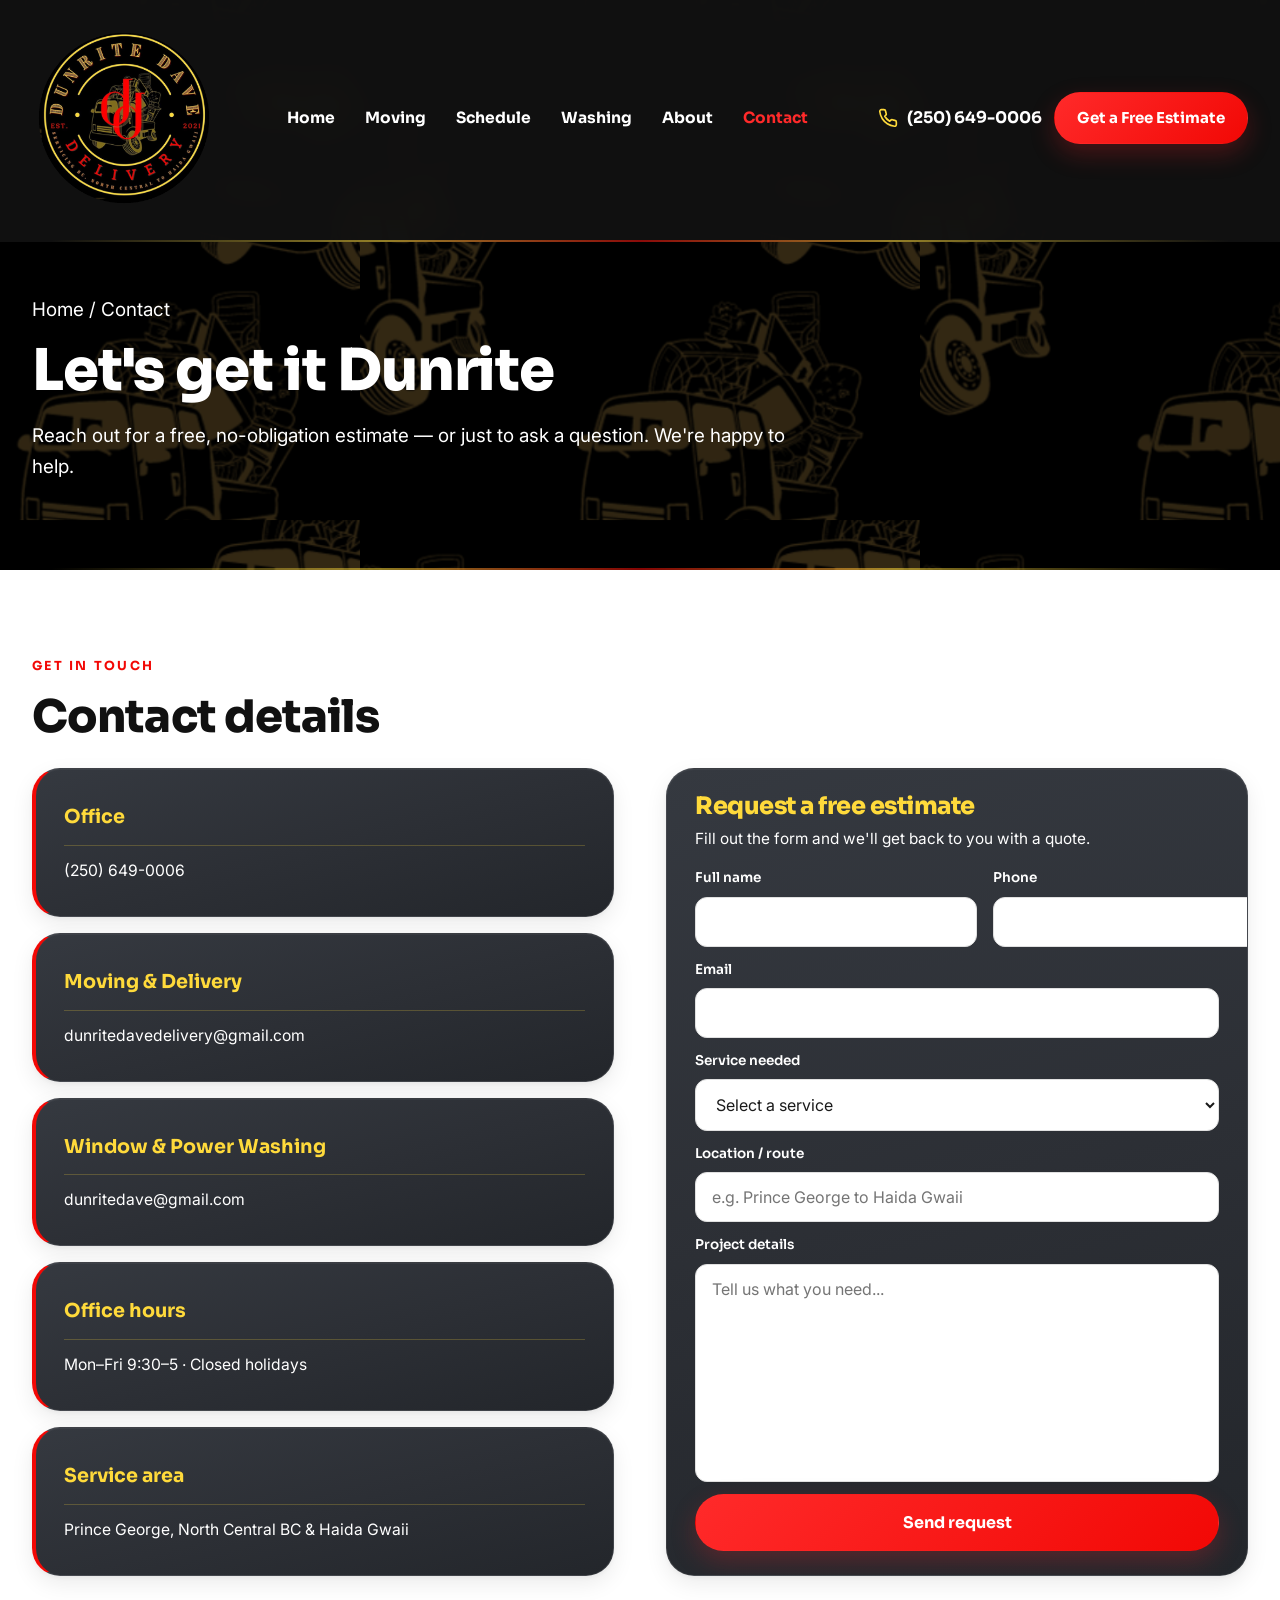
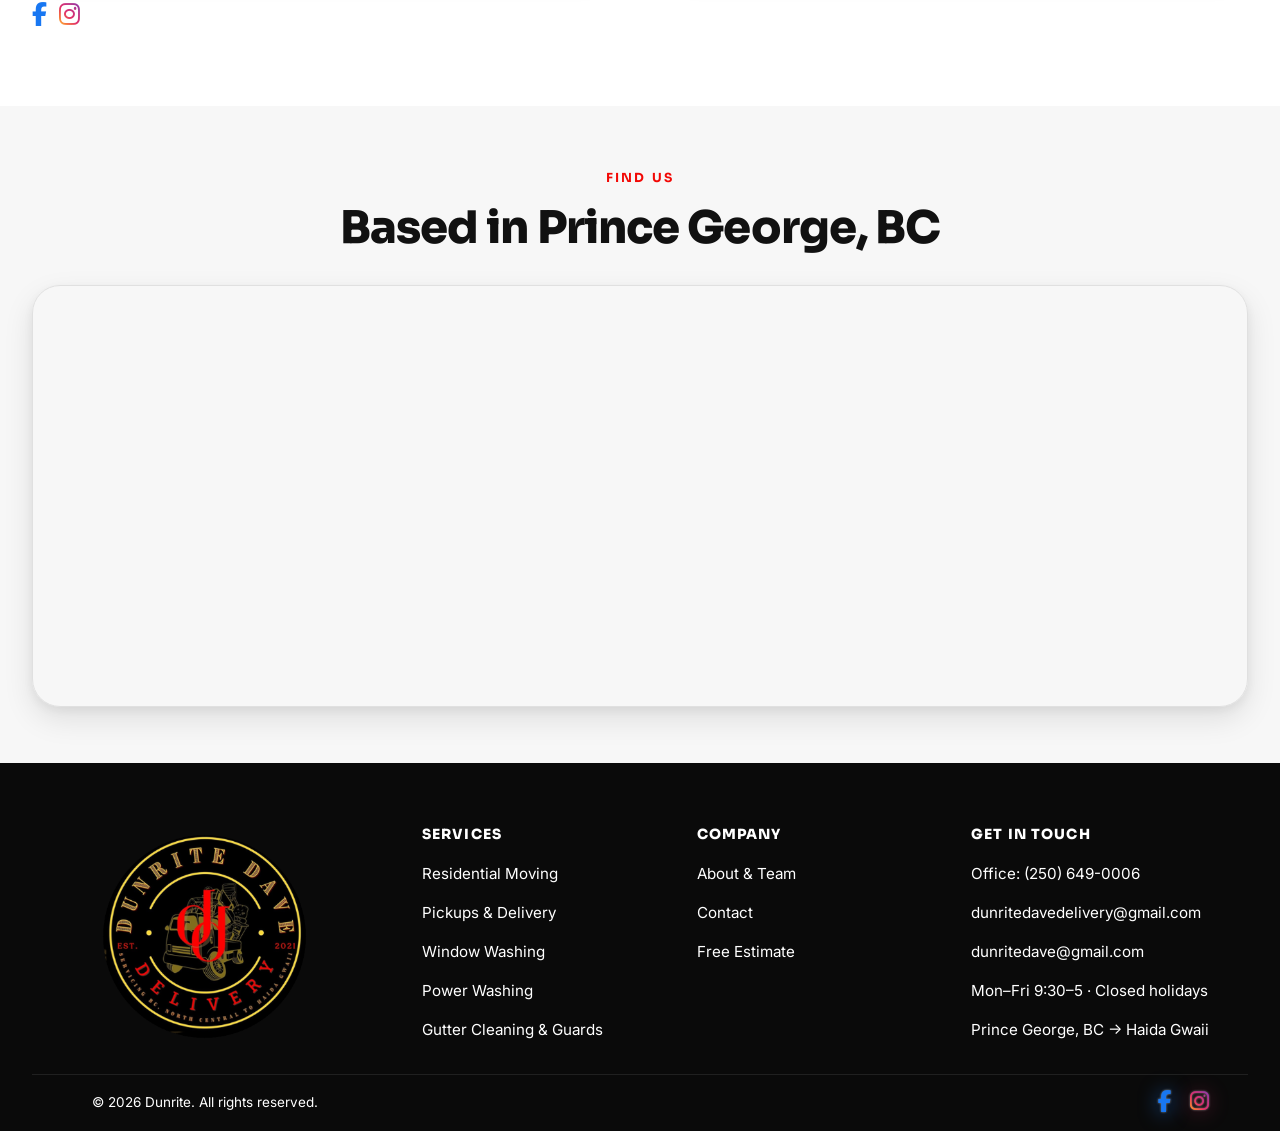
<file: contact.html>
<!DOCTYPE html>
<html lang="en">
<head>
  <meta charset="UTF-8" />
  <meta name="viewport" content="width=device-width, initial-scale=1.0" />
  <title>Contact &amp; Free Estimate | Dunrite &mdash; Prince George, BC</title>
  <meta name="description" content="Contact Dunrite for a free estimate on moving, delivery, window or power washing. Call (250) 649-0006 or send us a message. Serving Prince George to Haida Gwaii." />
  <link rel="icon" type="image/svg+xml" href="assets/img/favicon.svg" />
  <link rel="preconnect" href="https://fonts.googleapis.com" />
  <link rel="preconnect" href="https://fonts.gstatic.com" crossorigin />
  <link href="https://fonts.googleapis.com/css2?family=Sora:wght@600;700;800&family=Inter:wght@400;500;600&display=swap" rel="stylesheet" />
  <link rel="stylesheet" href="assets/css/styles.css?v=70" />
  <link rel="stylesheet" href="https://cdnjs.cloudflare.com/ajax/libs/font-awesome/6.7.2/css/all.min.css" crossorigin="anonymous" referrerpolicy="no-referrer" />
</head>
<body>

  <!-- ===== Header ===== -->
  <header class="site-header">
    <div class="container">
      <nav class="nav" aria-label="Primary">
        <a class="nav__logo" href="index.html" aria-label="Dunrite home">
          <img src="assets/img/dunrite-dave-logo-original-1.png" alt="Dunrite Moving Deliveries" />
        </a>
        <ul class="nav__links">
          <li><a href="index.html">Home</a></li>
          <li><a href="moving.html">Moving</a></li>
          <li><a href="schedule.html">Schedule</a></li>
          <li><a href="washing.html">Washing</a></li>
          <li><a href="about.html">About</a></li>
          <li><a href="contact.html" class="is-active">Contact</a></li>
        </ul>
        <div class="nav__cta">
          <a class="nav__phone" href="tel:+12506490006">
            <svg viewBox="0 0 24 24" fill="none" stroke="currentColor" stroke-width="2" stroke-linecap="round" stroke-linejoin="round"><path d="M22 16.92v3a2 2 0 0 1-2.18 2 19.79 19.79 0 0 1-8.63-3.07 19.5 19.5 0 0 1-6-6 19.79 19.79 0 0 1-3.07-8.67A2 2 0 0 1 4.11 2h3a2 2 0 0 1 2 1.72c.13.96.36 1.9.7 2.81a2 2 0 0 1-.45 2.11L8.09 9.91a16 16 0 0 0 6 6l1.27-1.27a2 2 0 0 1 2.11-.45c.91.34 1.85.57 2.81.7A2 2 0 0 1 22 16.92z"/></svg>
            (250) 649-0006
          </a>
          <a class="btn btn--primary" href="#estimate">Get a Free Estimate</a>
          <button class="nav__toggle" aria-label="Toggle menu" aria-expanded="false"><span></span><span></span><span></span></button>
        </div>
      </nav>
    </div>
  </header>

  <main>
    <section class="page-hero page-hero--retro">
      <div class="container">
        <div class="page-hero__inner">
          <p class="breadcrumb"><a href="index.html">Home</a> / Contact</p>
          <h1>Let's get it Dunrite</h1>
          <p>Reach out for a free, no-obligation estimate &mdash; or just to ask a question. We're happy to help.</p>
        </div>
      </div>
    </section>

    <section class="section">
      <div class="container">
        <div class="contact-split">
          <div class="contact-split__intro reveal">
            <span class="eyebrow">Get in touch</span>
            <h2 class="h2">Contact details</h2>
          </div>

          <div class="contact-split__pair">
            <div class="contact-cards reveal">
              <div class="service-card">
                <b>Office</b>
                <a href="tel:+12506490006">(250) 649-0006</a>
              </div>
              <div class="service-card">
                <b>Moving &amp; Delivery</b>
                <a href="mailto:dunritedavedelivery@gmail.com">dunritedavedelivery@gmail.com</a>
              </div>
              <div class="service-card">
                <b>Window &amp; Power Washing</b>
                <a href="mailto:dunritedave@gmail.com">dunritedave@gmail.com</a>
              </div>
              <div class="service-card">
                <b>Office hours</b>
                <span>Mon&ndash;Fri 9:30&ndash;5 &middot; Closed holidays</span>
              </div>
              <div class="service-card">
                <b>Service area</b>
                <span>Prince George, North Central BC &amp; Haida Gwaii</span>
              </div>
            </div>

            <div class="card reveal contact-split__form" data-delay="1" id="estimate">
              <h2 class="h3 contact-split__form-title">Request a free estimate</h2>
              <p class="muted contact-split__form-lead">Fill out the form and we'll get back to you with a quote.</p>
              <form id="quote-request-form" name="quote-request" class="form" data-form="quote" action="#" method="post">
                <div class="row">
                  <div class="field"><label for="cname">Full name</label><input id="cname" name="name" type="text" required /></div>
                  <div class="field"><label for="cphone">Phone</label><input id="cphone" name="phone" type="tel" /></div>
                </div>
                <div class="field"><label for="cemail">Email</label><input id="cemail" name="email" type="email" required /></div>
                <div class="field">
                  <label for="cservice">Service needed</label>
                  <select id="cservice" name="service">
                    <option value="">Select a service</option>
                    <option value="residential-move">Residential move</option>
                    <option value="pickup-delivery">Pickup / delivery</option>
                    <option value="ikea-costco">IKEA / Costco run</option>
                    <option value="window-washing">Window washing</option>
                    <option value="power-washing">Power washing</option>
                    <option value="gutter">Gutter cleaning / guards</option>
                    <option value="other">Other</option>
                  </select>
                </div>
                <div class="field"><label for="croute">Location / route</label><input id="croute" name="route" type="text" placeholder="e.g. Prince George to Haida Gwaii" /></div>
                <div class="field"><label for="cmsg">Project details</label><textarea id="cmsg" name="message" placeholder="Tell us what you need..."></textarea></div>
                <button class="btn btn--primary btn--lg btn--block" type="submit">Send request</button>
                <p data-form-note hidden style="margin-top:6px;color:var(--teal);font-weight:600;">Thanks! Your request has been noted. We'll be in touch soon. (Connect this form to email to receive submissions &mdash; see the deployment notes.)</p>
              </form>
            </div>
          </div>

          <div class="footer__social contact-split__social reveal">
            <a href="https://www.facebook.com/dunritedave/" aria-label="Facebook" target="_blank" rel="noopener noreferrer"><i class="fa-brands fa-facebook-f" aria-hidden="true"></i></a>
            <a href="https://www.instagram.com/dunritedave/" aria-label="Instagram" target="_blank" rel="noopener noreferrer"><i class="fa-brands fa-instagram" aria-hidden="true"></i></a>
          </div>
        </div>
      </div>
    </section>

    <!-- Map -->
    <section class="section--tight section--mist">
      <div class="container">
        <div class="section-head center reveal" style="margin-bottom:32px;">
          <span class="eyebrow">Find us</span>
          <h2 class="h2">Based in Prince George, BC</h2>
        </div>
        <div class="reveal" style="border-radius:var(--radius-lg);overflow:hidden;box-shadow:var(--shadow);border:1px solid var(--line);">
          <iframe
            title="Map of Prince George, BC"
            src="https://www.google.com/maps?q=Prince%20George%2C%20BC&output=embed"
            width="100%" height="420" style="border:0;display:block;" loading="lazy"
            referrerpolicy="no-referrer-when-downgrade"></iframe>
        </div>
      </div>
    </section>
  </main>

  <footer class="footer">
    <div class="container">
      <div class="footer__grid">
        <div>
          <div class="footer__logo"><img src="assets/img/dunrite-dave-logo-original-1.png" alt="Dunrite Moving Deliveries" /></div>
        </div>
        <div>
          <h4>Services</h4>
          <ul>
            <li><a href="moving.html">Residential Moving</a></li>
            <li><a href="moving.html">Pickups &amp; Delivery</a></li>
            <li><a href="washing.html">Window Washing</a></li>
            <li><a href="washing.html">Power Washing</a></li>
            <li><a href="washing.html">Gutter Cleaning &amp; Guards</a></li>
          </ul>
        </div>
        <div>
          <h4>Company</h4>
          <ul>
            <li><a href="about.html">About &amp; Team</a></li>
            <li><a href="contact.html">Contact</a></li>
            <li><a href="contact.html">Free Estimate</a></li>
          </ul>
        </div>
        <div>
          <h4>Get in touch</h4>
          <ul>
            <li><a href="tel:+12506490006">Office: (250) 649-0006</a></li>
            <li><a href="mailto:dunritedavedelivery@gmail.com">dunritedavedelivery@gmail.com</a></li>
            <li><a href="mailto:dunritedave@gmail.com">dunritedave@gmail.com</a></li>
            <li><span>Mon&ndash;Fri 9:30&ndash;5 &middot; Closed holidays</span></li>
            <li><span class="footer__service-area-line">Prince George, BC &rarr; Haida Gwaii</span></li>
          </ul>
        </div>
      </div>
      <div class="footer__bottom">
        <div class="footer__bottom-cell footer__bottom-cell--logo">
          <span class="footer__copyright">&copy; <span id="year">2026</span> Dunrite. All rights reserved.</span>
        </div>
        <div class="footer__bottom-cell footer__bottom-cell--spacer" aria-hidden="true"></div>
        <div class="footer__bottom-cell footer__bottom-cell--spacer" aria-hidden="true"></div>
        <div class="footer__bottom-cell footer__bottom-cell--social">
          <div class="footer__social-anchor">
            <div class="footer__social">
              <a href="https://www.facebook.com/dunritedave/" aria-label="Facebook" target="_blank" rel="noopener noreferrer"><i class="fa-brands fa-facebook-f" aria-hidden="true"></i></a>
              <a href="https://www.instagram.com/dunritedave/" aria-label="Instagram" target="_blank" rel="noopener noreferrer"><i class="fa-brands fa-instagram" aria-hidden="true"></i></a>
            </div>
          </div>
        </div>
      </div>
    </div>
  </footer>

  <script src="assets/js/main.js?v=70" defer></script>
</body>
</html>
</file>
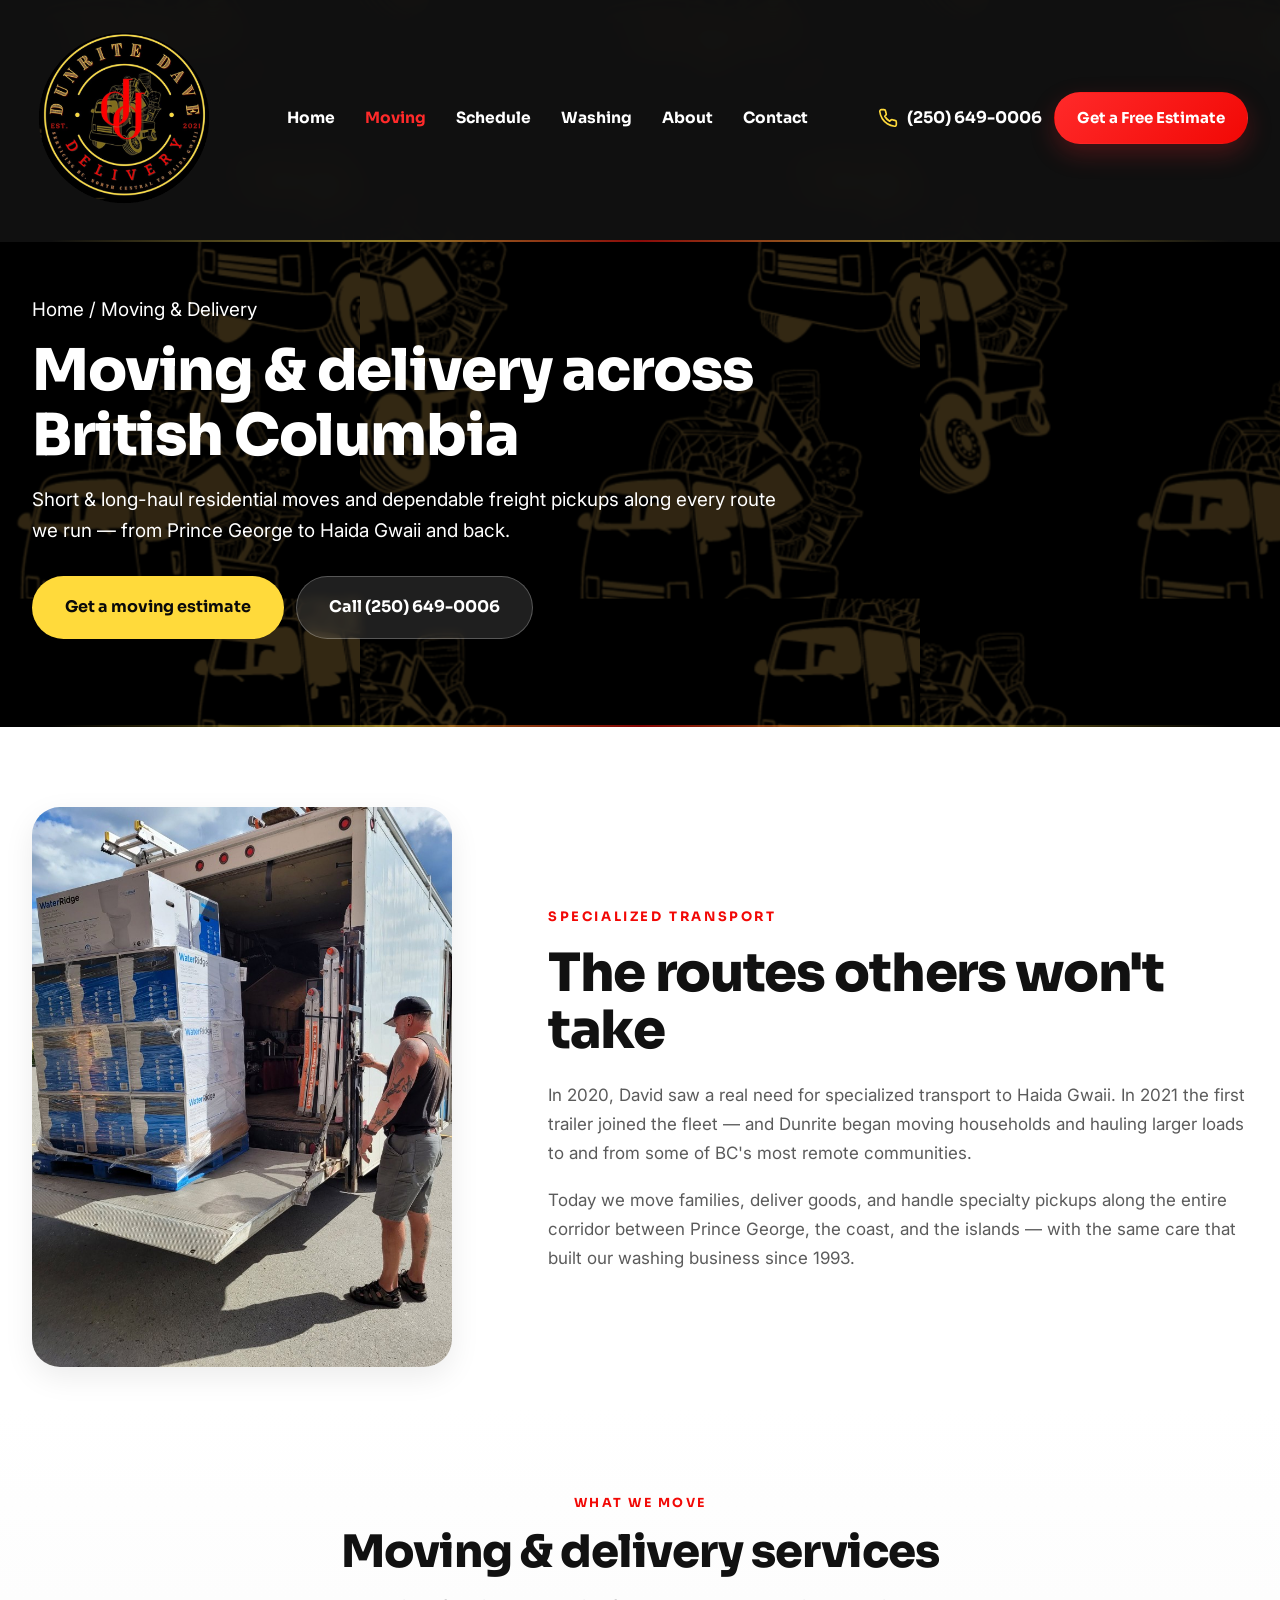
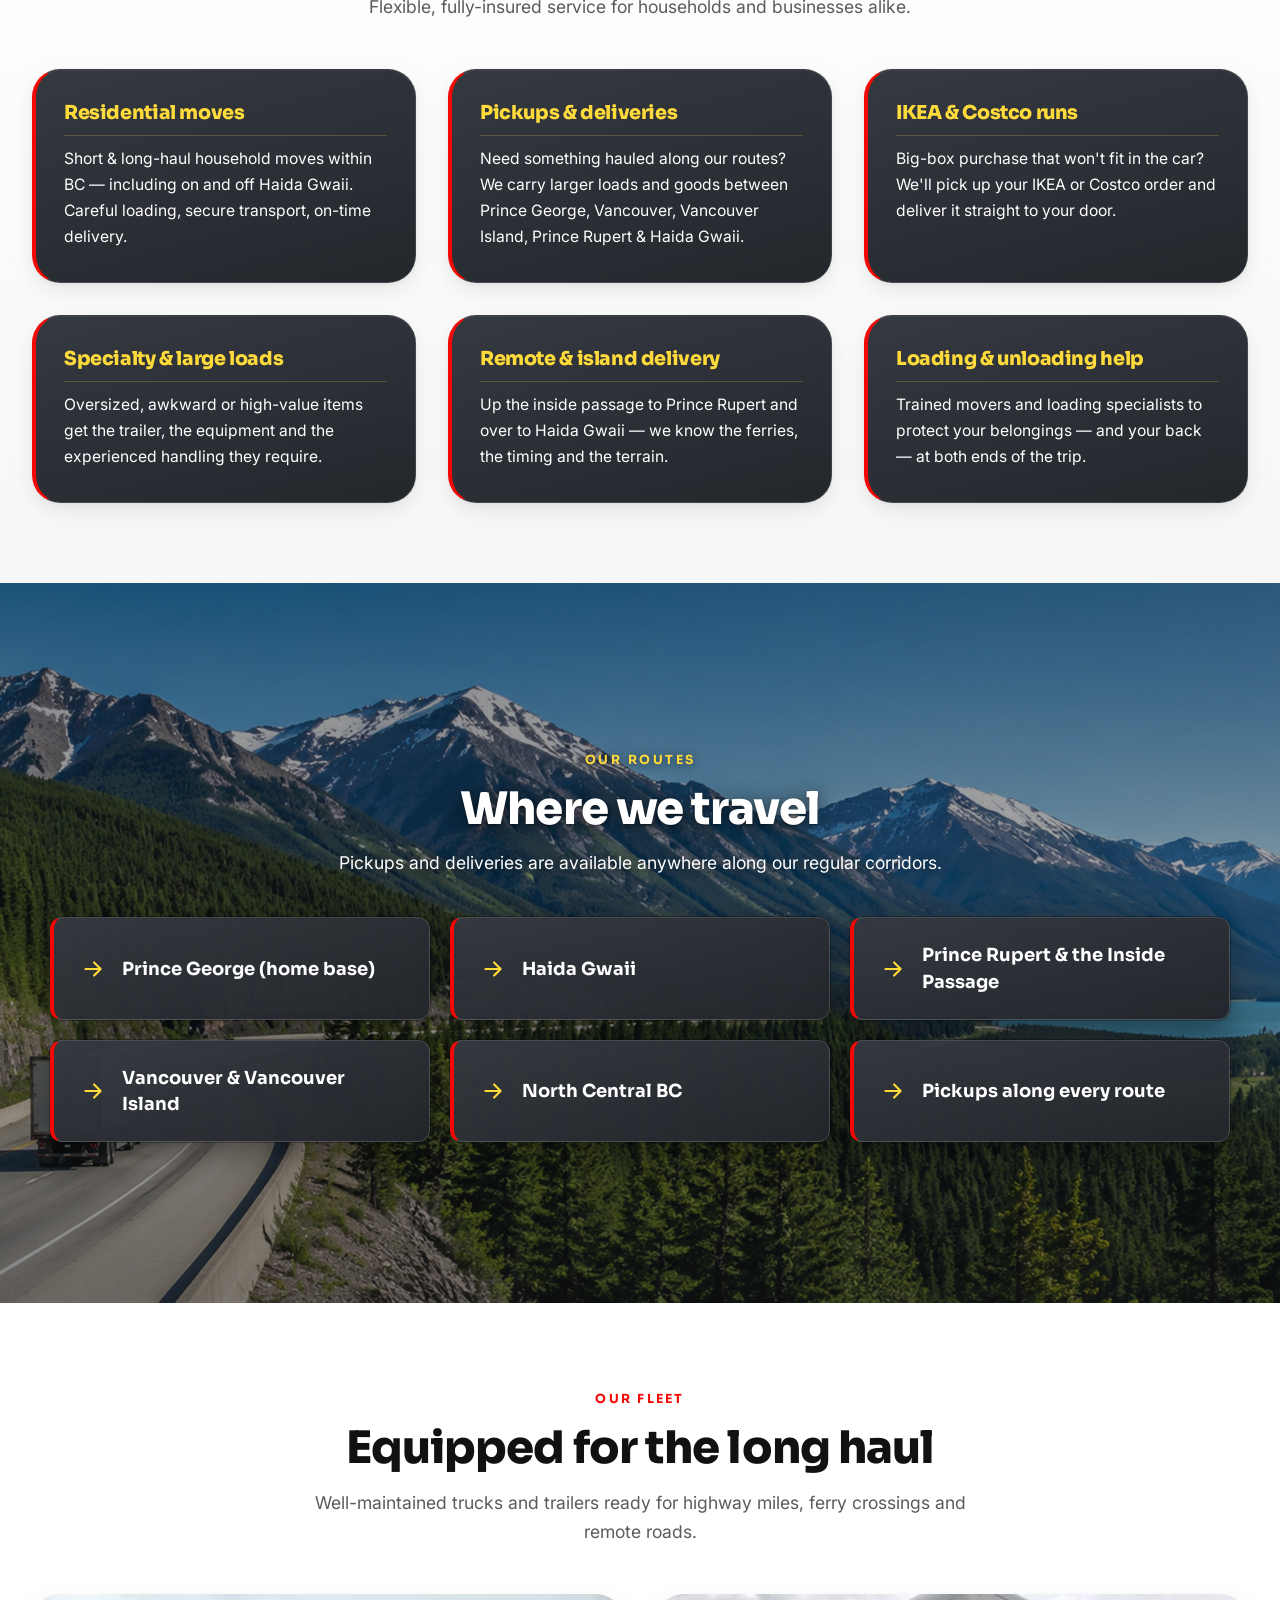
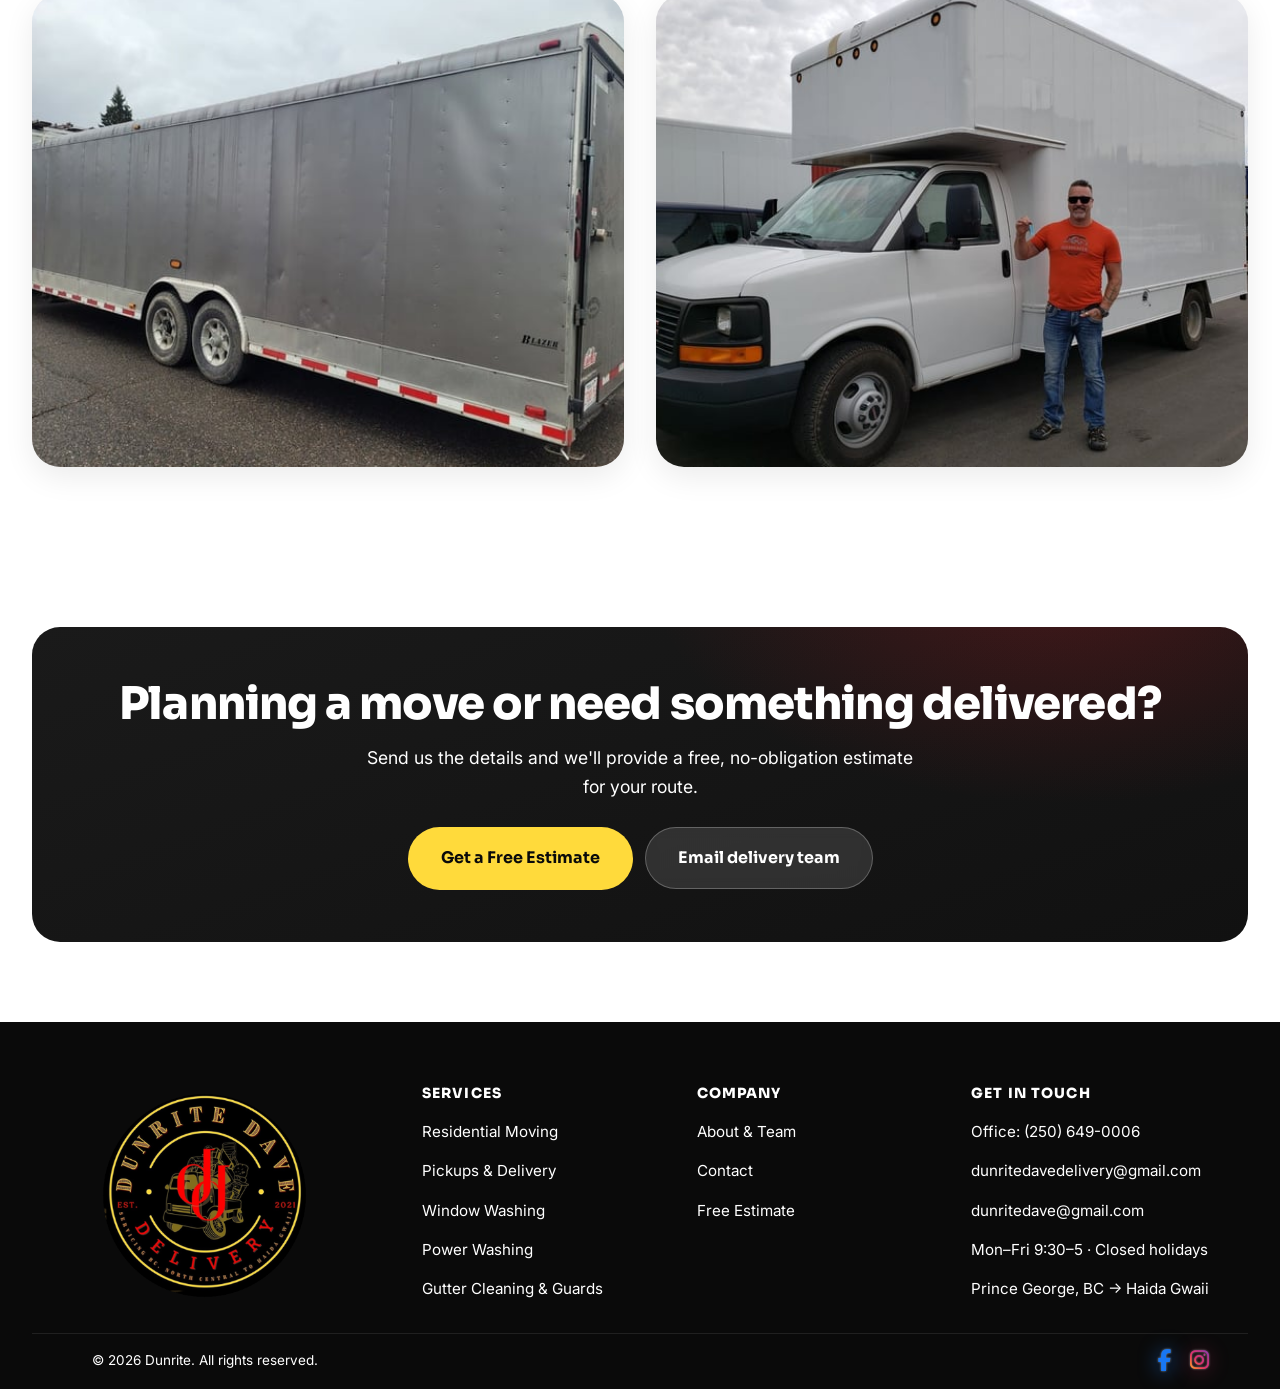
<file: moving.html>
<!DOCTYPE html>
<html lang="en">
<head>
  <meta charset="UTF-8" />
  <meta name="viewport" content="width=device-width, initial-scale=1.0" />
  <title>Moving &amp; Delivery | Dunrite &mdash; Prince George, BC to Haida Gwaii</title>
  <meta name="description" content="Residential moves and reliable pickups & deliveries across BC &mdash; Prince George to Haida Gwaii, Prince Rupert, Vancouver & Vancouver Island. IKEA & Costco runs welcome." />
  <link rel="icon" type="image/svg+xml" href="assets/img/favicon.svg" />
  <link rel="preconnect" href="https://fonts.googleapis.com" />
  <link rel="preconnect" href="https://fonts.gstatic.com" crossorigin />
  <link href="https://fonts.googleapis.com/css2?family=Sora:wght@600;700;800&family=Inter:wght@400;500;600&display=swap" rel="stylesheet" />
  <link rel="stylesheet" href="assets/css/styles.css?v=70" />
  <link rel="stylesheet" href="https://cdnjs.cloudflare.com/ajax/libs/font-awesome/6.7.2/css/all.min.css" crossorigin="anonymous" referrerpolicy="no-referrer" />
</head>
<body class="page-moving">

  <!-- ===== Header ===== -->
  <header class="site-header">
    <div class="container">
      <nav class="nav" aria-label="Primary">
        <a class="nav__logo" href="index.html" aria-label="Dunrite home">
          <img src="assets/img/dunrite-dave-logo-original-1.png" alt="Dunrite Moving Deliveries" />
        </a>
        <ul class="nav__links">
          <li><a href="index.html">Home</a></li>
          <li><a href="moving.html" class="is-active">Moving</a></li>
          <li><a href="schedule.html">Schedule</a></li>
          <li><a href="washing.html">Washing</a></li>
          <li><a href="about.html">About</a></li>
          <li><a href="contact.html">Contact</a></li>
        </ul>
        <div class="nav__cta">
          <a class="nav__phone" href="tel:+12506490006">
            <svg viewBox="0 0 24 24" fill="none" stroke="currentColor" stroke-width="2" stroke-linecap="round" stroke-linejoin="round"><path d="M22 16.92v3a2 2 0 0 1-2.18 2 19.79 19.79 0 0 1-8.63-3.07 19.5 19.5 0 0 1-6-6 19.79 19.79 0 0 1-3.07-8.67A2 2 0 0 1 4.11 2h3a2 2 0 0 1 2 1.72c.13.96.36 1.9.7 2.81a2 2 0 0 1-.45 2.11L8.09 9.91a16 16 0 0 0 6 6l1.27-1.27a2 2 0 0 1 2.11-.45c.91.34 1.85.57 2.81.7A2 2 0 0 1 22 16.92z"/></svg>
            (250) 649-0006
          </a>
          <a class="btn btn--primary" href="contact.html">Get a Free Estimate</a>
          <button class="nav__toggle" aria-label="Toggle menu" aria-expanded="false"><span></span><span></span><span></span></button>
        </div>
      </nav>
    </div>
  </header>

  <main>
    <!-- Page hero -->
    <section class="page-hero page-hero--retro">
      <div class="container">
        <div class="page-hero__inner">
          <p class="breadcrumb"><a href="index.html">Home</a> / Moving &amp; Delivery</p>
          <h1>Moving &amp; delivery across British Columbia</h1>
          <p>Short &amp; long-haul residential moves and dependable freight pickups along every route we run &mdash; from Prince George to Haida Gwaii and back.</p>
          <div class="btn-row" style="margin-top:30px;">
            <a class="btn btn--gold btn--lg" href="contact.html">Get a moving estimate</a>
            <a class="btn btn--light btn--lg" href="tel:+12506490006">Call (250) 649-0006</a>
          </div>
        </div>
      </div>
    </section>

    <!-- Intro split -->
    <section class="section" id="moving-intro">
      <div class="container">
        <div class="split moving-intro">
          <div class="split__media moving-intro__media reveal">
            <img src="assets/img/photos/dave-loading.jpg" alt="Dunrite crew loading specialty freight onto a liftgate truck" data-fallback />
          </div>
          <div class="moving-intro__copy reveal" data-delay="1">
            <span class="eyebrow">Specialized transport</span>
            <h2 class="h2">The routes others won't take</h2>
            <p class="muted">In 2020, David saw a real need for specialized transport to Haida Gwaii. In 2021 the first trailer joined the fleet &mdash; and Dunrite began moving households and hauling larger loads to and from some of BC's most remote communities.</p>
            <p class="muted">Today we move families, deliver goods, and handle specialty pickups along the entire corridor between Prince George, the coast, and the islands &mdash; with the same care that built our washing business since 1993.</p>
          </div>
        </div>
      </div>
    </section>

    <!-- Services grid -->
    <section class="section section--mist" id="moving-services">
      <div class="container">
        <div class="section-head center reveal">
          <span class="eyebrow">What we move</span>
          <h2 class="h2">Moving &amp; delivery services</h2>
          <p>Flexible, fully-insured service for households and businesses alike.</p>
        </div>
        <div class="grid grid--3">
          <article class="service-card reveal">
            <h3>Residential moves</h3>
            <p>Short &amp; long-haul household moves within BC &mdash; including on and off Haida Gwaii. Careful loading, secure transport, on-time delivery.</p>
          </article>
          <article class="service-card reveal" data-delay="1">
            <h3>Pickups &amp; deliveries</h3>
            <p>Need something hauled along our routes? We carry larger loads and goods between Prince George, Vancouver, Vancouver Island, Prince Rupert &amp; Haida Gwaii.</p>
          </article>
          <article class="service-card reveal" data-delay="2">
            <h3>IKEA &amp; Costco runs</h3>
            <p>Big-box purchase that won't fit in the car? We'll pick up your IKEA or Costco order and deliver it straight to your door.</p>
          </article>
          <article class="service-card reveal">
            <h3>Specialty &amp; large loads</h3>
            <p>Oversized, awkward or high-value items get the trailer, the equipment and the experienced handling they require.</p>
          </article>
          <article class="service-card reveal" data-delay="1">
            <h3>Remote &amp; island delivery</h3>
            <p>Up the inside passage to Prince Rupert and over to Haida Gwaii &mdash; we know the ferries, the timing and the terrain.</p>
          </article>
          <article class="service-card reveal" data-delay="2">
            <h3>Loading &amp; unloading help</h3>
            <p>Trained movers and loading specialists to protect your belongings &mdash; and your back &mdash; at both ends of the trip.</p>
          </article>
        </div>
      </div>
    </section>

    <!-- Routes -->
    <section class="section section--travel-banner" id="travel-routes">
      <div class="container">
        <div class="travel-routes reveal">
          <div class="section-head center">
            <span class="eyebrow">Our routes</span>
            <h2 class="h2">Where we travel</h2>
            <p>Pickups and deliveries are available anywhere along our regular corridors.</p>
          </div>
          <ul class="travel-routes__grid">
            <li><svg viewBox="0 0 24 24" fill="none" stroke="currentColor" stroke-width="2" stroke-linecap="round" stroke-linejoin="round" aria-hidden="true"><path d="M5 12h14M13 6l6 6-6 6"/></svg> Prince George (home base)</li>
            <li><svg viewBox="0 0 24 24" fill="none" stroke="currentColor" stroke-width="2" stroke-linecap="round" stroke-linejoin="round" aria-hidden="true"><path d="M5 12h14M13 6l6 6-6 6"/></svg> Haida Gwaii</li>
            <li><svg viewBox="0 0 24 24" fill="none" stroke="currentColor" stroke-width="2" stroke-linecap="round" stroke-linejoin="round" aria-hidden="true"><path d="M5 12h14M13 6l6 6-6 6"/></svg> Prince Rupert &amp; the Inside Passage</li>
            <li><svg viewBox="0 0 24 24" fill="none" stroke="currentColor" stroke-width="2" stroke-linecap="round" stroke-linejoin="round" aria-hidden="true"><path d="M5 12h14M13 6l6 6-6 6"/></svg> Vancouver &amp; Vancouver Island</li>
            <li><svg viewBox="0 0 24 24" fill="none" stroke="currentColor" stroke-width="2" stroke-linecap="round" stroke-linejoin="round" aria-hidden="true"><path d="M5 12h14M13 6l6 6-6 6"/></svg> North Central BC</li>
            <li><svg viewBox="0 0 24 24" fill="none" stroke="currentColor" stroke-width="2" stroke-linecap="round" stroke-linejoin="round" aria-hidden="true"><path d="M5 12h14M13 6l6 6-6 6"/></svg> Pickups along every route</li>
          </ul>
        </div>
      </div>
    </section>

    <!-- Our fleet -->
    <section class="section">
      <div class="container">
        <div class="section-head center reveal">
          <span class="eyebrow">Our fleet</span>
          <h2 class="h2">Equipped for the long haul</h2>
          <p>Well-maintained trucks and trailers ready for highway miles, ferry crossings and remote roads.</p>
        </div>
        <div class="grid grid--2">
          <div class="split__media reveal"><img src="assets/img/photos/fleet-1.jpg" alt="Dunrite fleet vehicle" data-fallback /></div>
          <div class="split__media reveal" data-delay="1"><img src="assets/img/photos/fleet-2.jpg" alt="Dunrite fleet trailer" data-fallback /></div>
        </div>
      </div>
    </section>

    <!-- CTA -->
    <section class="section">
      <div class="container">
        <div class="cta-band reveal">
          <h2 class="h2">Planning a move or need something delivered?</h2>
          <p>Send us the details and we'll provide a free, no-obligation estimate for your route.</p>
          <div class="btn-row" style="justify-content:center;">
            <a class="btn btn--gold btn--lg" href="contact.html">Get a Free Estimate</a>
            <a class="btn btn--light btn--lg" href="mailto:dunritedavedelivery@gmail.com">Email delivery team</a>
          </div>
        </div>
      </div>
    </section>
  </main>

  <!-- Footer -->
  <footer class="footer">
    <div class="container">
      <div class="footer__grid">
        <div>
          <div class="footer__logo"><img src="assets/img/dunrite-dave-logo-original-1.png" alt="Dunrite Moving Deliveries" /></div>
        </div>
        <div>
          <h4>Services</h4>
          <ul>
            <li><a href="moving.html">Residential Moving</a></li>
            <li><a href="moving.html">Pickups &amp; Delivery</a></li>
            <li><a href="washing.html">Window Washing</a></li>
            <li><a href="washing.html">Power Washing</a></li>
            <li><a href="washing.html">Gutter Cleaning &amp; Guards</a></li>
          </ul>
        </div>
        <div>
          <h4>Company</h4>
          <ul>
            <li><a href="about.html">About &amp; Team</a></li>
            <li><a href="contact.html">Contact</a></li>
            <li><a href="contact.html">Free Estimate</a></li>
          </ul>
        </div>
        <div>
          <h4>Get in touch</h4>
          <ul>
            <li><a href="tel:+12506490006">Office: (250) 649-0006</a></li>
            <li><a href="mailto:dunritedavedelivery@gmail.com">dunritedavedelivery@gmail.com</a></li>
            <li><a href="mailto:dunritedave@gmail.com">dunritedave@gmail.com</a></li>
            <li><span>Mon&ndash;Fri 9:30&ndash;5 &middot; Closed holidays</span></li>
            <li><span class="footer__service-area-line">Prince George, BC &rarr; Haida Gwaii</span></li>
          </ul>
        </div>
      </div>
      <div class="footer__bottom">
        <div class="footer__bottom-cell footer__bottom-cell--logo">
          <span class="footer__copyright">&copy; <span id="year">2026</span> Dunrite. All rights reserved.</span>
        </div>
        <div class="footer__bottom-cell footer__bottom-cell--spacer" aria-hidden="true"></div>
        <div class="footer__bottom-cell footer__bottom-cell--spacer" aria-hidden="true"></div>
        <div class="footer__bottom-cell footer__bottom-cell--social">
          <div class="footer__social-anchor">
            <div class="footer__social">
              <a href="https://www.facebook.com/dunritedave/" aria-label="Facebook" target="_blank" rel="noopener noreferrer"><i class="fa-brands fa-facebook-f" aria-hidden="true"></i></a>
              <a href="https://www.instagram.com/dunritedave/" aria-label="Instagram" target="_blank" rel="noopener noreferrer"><i class="fa-brands fa-instagram" aria-hidden="true"></i></a>
            </div>
          </div>
        </div>
      </div>
    </div>
  </footer>

  <script src="assets/js/main.js?v=70" defer></script>
</body>
</html>
</file>
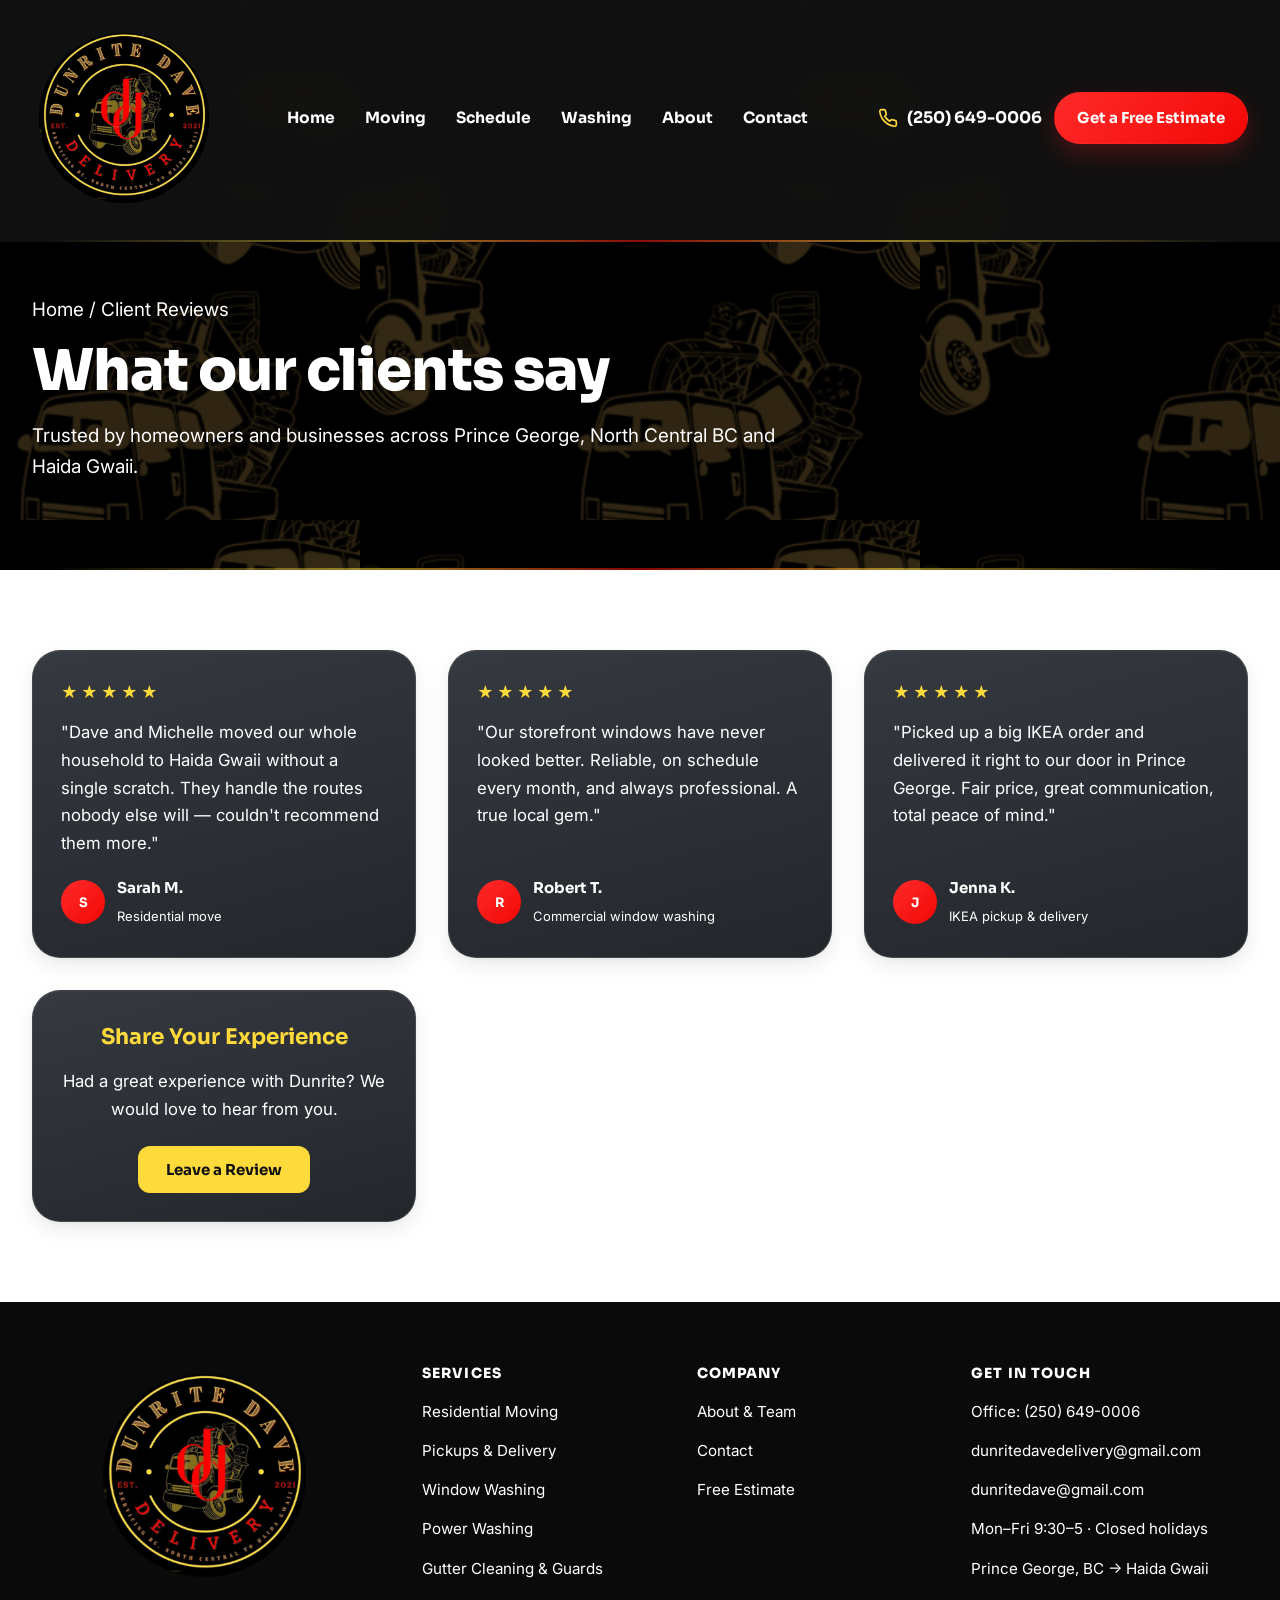
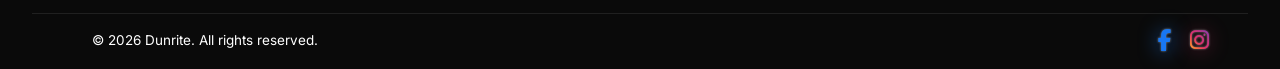
<file: reviews.html>
<!DOCTYPE html>
<html lang="en">
<head>
  <meta charset="UTF-8" />
  <meta name="viewport" content="width=device-width, initial-scale=1.0" />
  <title>Client Reviews | Dunrite &mdash; Prince George to Haida Gwaii</title>
  <meta name="description" content="Read what Dunrite clients say about moving, delivery, window washing and power washing across North Central BC and Haida Gwaii." />
  <link rel="icon" type="image/svg+xml" href="assets/img/favicon.svg" />
  <link rel="preconnect" href="https://fonts.googleapis.com" />
  <link rel="preconnect" href="https://fonts.gstatic.com" crossorigin />
  <link href="https://fonts.googleapis.com/css2?family=Sora:wght@600;700;800&family=Inter:wght@400;500;600&display=swap" rel="stylesheet" />
  <link rel="stylesheet" href="assets/css/styles.css?v=71" />
  <link rel="stylesheet" href="https://cdnjs.cloudflare.com/ajax/libs/font-awesome/6.7.2/css/all.min.css" crossorigin="anonymous" referrerpolicy="no-referrer" />
</head>
<body>

  <header class="site-header">
    <div class="container">
      <nav class="nav" aria-label="Primary">
        <a class="nav__logo" href="index.html" aria-label="Dunrite home">
          <img src="assets/img/dunrite-dave-logo-original-1.png" alt="Dunrite Moving Deliveries" />
        </a>
        <ul class="nav__links">
          <li><a href="index.html">Home</a></li>
          <li><a href="moving.html">Moving</a></li>
          <li><a href="schedule.html">Schedule</a></li>
          <li><a href="washing.html">Washing</a></li>
          <li><a href="about.html">About</a></li>
          <li><a href="contact.html">Contact</a></li>
        </ul>
        <div class="nav__cta">
          <a class="nav__phone" href="tel:+12506490006">
            <svg viewBox="0 0 24 24" fill="none" stroke="currentColor" stroke-width="2" stroke-linecap="round" stroke-linejoin="round"><path d="M22 16.92v3a2 2 0 0 1-2.18 2 19.79 19.79 0 0 1-8.63-3.07 19.5 19.5 0 0 1-6-6 19.79 19.79 0 0 1-3.07-8.67A2 2 0 0 1 4.11 2h3a2 2 0 0 1 2 1.72c.13.96.36 1.9.7 2.81a2 2 0 0 1-.45 2.11L8.09 9.91a16 16 0 0 0 6 6l1.27-1.27a2 2 0 0 1 2.11-.45c.91.34 1.85.57 2.81.7A2 2 0 0 1 22 16.92z"/></svg>
            (250) 649-0006
          </a>
          <a class="btn btn--primary" href="contact.html">Get a Free Estimate</a>
          <button class="nav__toggle" aria-label="Toggle menu" aria-expanded="false"><span></span><span></span><span></span></button>
        </div>
      </nav>
    </div>
  </header>

  <main>
    <section class="page-hero page-hero--retro">
      <div class="container">
        <div class="page-hero__inner">
          <p class="breadcrumb"><a href="index.html">Home</a> / Client Reviews</p>
          <h1>What our clients say</h1>
          <p>Trusted by homeowners and businesses across Prince George, North Central BC and Haida Gwaii.</p>
        </div>
      </div>
    </section>

    <section class="section" id="all-reviews">
      <div class="container">
        <div id="reviews-all-grid" class="grid grid--3 reviews-all-grid"></div>
      </div>
    </section>

    <div id="review-modal" class="review-modal" hidden>
      <div class="review-modal-backdrop" data-review-close></div>
      <div class="review-modal-dialog" role="dialog" aria-modal="true" aria-labelledby="review-modal-title">
        <button type="button" class="review-modal-close" data-review-close aria-label="Close review form">&times;</button>
        <h3 id="review-modal-title" class="review-modal-title">Leave a Review</h3>
        <form id="review-form" class="review-form">
          <label class="review-field-label" for="review-name">Your name</label>
          <input type="text" id="review-name" name="name" class="review-field" required placeholder="Your name" autocomplete="name">
          <label class="review-field-label" for="review-title">Review title <span class="review-optional">(optional)</span></label>
          <input type="text" id="review-title" name="title" class="review-field" placeholder="e.g. Great job, Dunrite!" maxlength="80">
          <fieldset class="review-stars-field">
            <legend class="review-stars-label">Your rating</legend>
            <div class="review-stars-input" id="review-stars-input" role="radiogroup" aria-label="Star rating">
              <button type="button" class="review-star-btn" data-star="1" aria-label="1 star">&#9733;</button>
              <button type="button" class="review-star-btn" data-star="2" aria-label="2 stars">&#9733;</button>
              <button type="button" class="review-star-btn" data-star="3" aria-label="3 stars">&#9733;</button>
              <button type="button" class="review-star-btn" data-star="4" aria-label="4 stars">&#9733;</button>
              <button type="button" class="review-star-btn" data-star="5" aria-label="5 stars">&#9733;</button>
            </div>
            <input type="hidden" name="rating" id="review-rating" value="">
          </fieldset>
          <label class="review-field-label" for="review-comment">Your review</label>
          <textarea id="review-comment" name="comment" class="review-field review-field--area" rows="5" required maxlength="200" placeholder="Tell us about your experience&hellip;"></textarea>
          <p class="review-char-count" id="review-char-count" aria-live="polite">0 / 200</p>
          <button type="submit" class="btn-review-submit">Submit Review</button>
        </form>
        <div id="review-thanks" class="review-thanks" hidden>
          <p class="review-thanks-title">Thank you!</p>
          <p class="review-thanks-text">We appreciate you taking the time to share your feedback.</p>
          <button type="button" class="btn-review-submit" data-review-close>Close</button>
        </div>
      </div>
    </div>
  </main>

  <footer class="footer">
    <div class="container">
      <div class="footer__grid">
        <div>
          <div class="footer__logo"><img src="assets/img/dunrite-dave-logo-original-1.png" alt="Dunrite Moving Deliveries" /></div>
        </div>
        <div>
          <h4>Services</h4>
          <ul>
            <li><a href="moving.html">Residential Moving</a></li>
            <li><a href="moving.html">Pickups &amp; Delivery</a></li>
            <li><a href="washing.html">Window Washing</a></li>
            <li><a href="washing.html">Power Washing</a></li>
            <li><a href="washing.html">Gutter Cleaning &amp; Guards</a></li>
          </ul>
        </div>
        <div>
          <h4>Company</h4>
          <ul>
            <li><a href="about.html">About &amp; Team</a></li>
            <li><a href="contact.html">Contact</a></li>
            <li><a href="contact.html">Free Estimate</a></li>
          </ul>
        </div>
        <div>
          <h4>Get in touch</h4>
          <ul>
            <li><a href="tel:+12506490006">Office: (250) 649-0006</a></li>
            <li><a href="mailto:dunritedavedelivery@gmail.com">dunritedavedelivery@gmail.com</a></li>
            <li><a href="mailto:dunritedave@gmail.com">dunritedave@gmail.com</a></li>
            <li><span>Mon&ndash;Fri 9:30&ndash;5 &middot; Closed holidays</span></li>
            <li><span class="footer__service-area-line">Prince George, BC &rarr; Haida Gwaii</span></li>
          </ul>
        </div>
      </div>
      <div class="footer__bottom">
        <div class="footer__bottom-cell footer__bottom-cell--logo">
          <span class="footer__copyright">&copy; <span id="year">2026</span> Dunrite. All rights reserved.</span>
        </div>
        <div class="footer__bottom-cell footer__bottom-cell--spacer" aria-hidden="true"></div>
        <div class="footer__bottom-cell footer__bottom-cell--spacer" aria-hidden="true"></div>
        <div class="footer__bottom-cell footer__bottom-cell--social">
          <div class="footer__social-anchor">
            <div class="footer__social">
              <a href="https://www.facebook.com/dunritedave/" aria-label="Facebook" target="_blank" rel="noopener noreferrer"><i class="fa-brands fa-facebook-f" aria-hidden="true"></i></a>
              <a href="https://www.instagram.com/dunritedave/" aria-label="Instagram" target="_blank" rel="noopener noreferrer"><i class="fa-brands fa-instagram" aria-hidden="true"></i></a>
            </div>
          </div>
        </div>
      </div>
    </div>
  </footer>

  <script src="assets/js/main.js?v=72" defer></script>
</body>
</html>
</file>
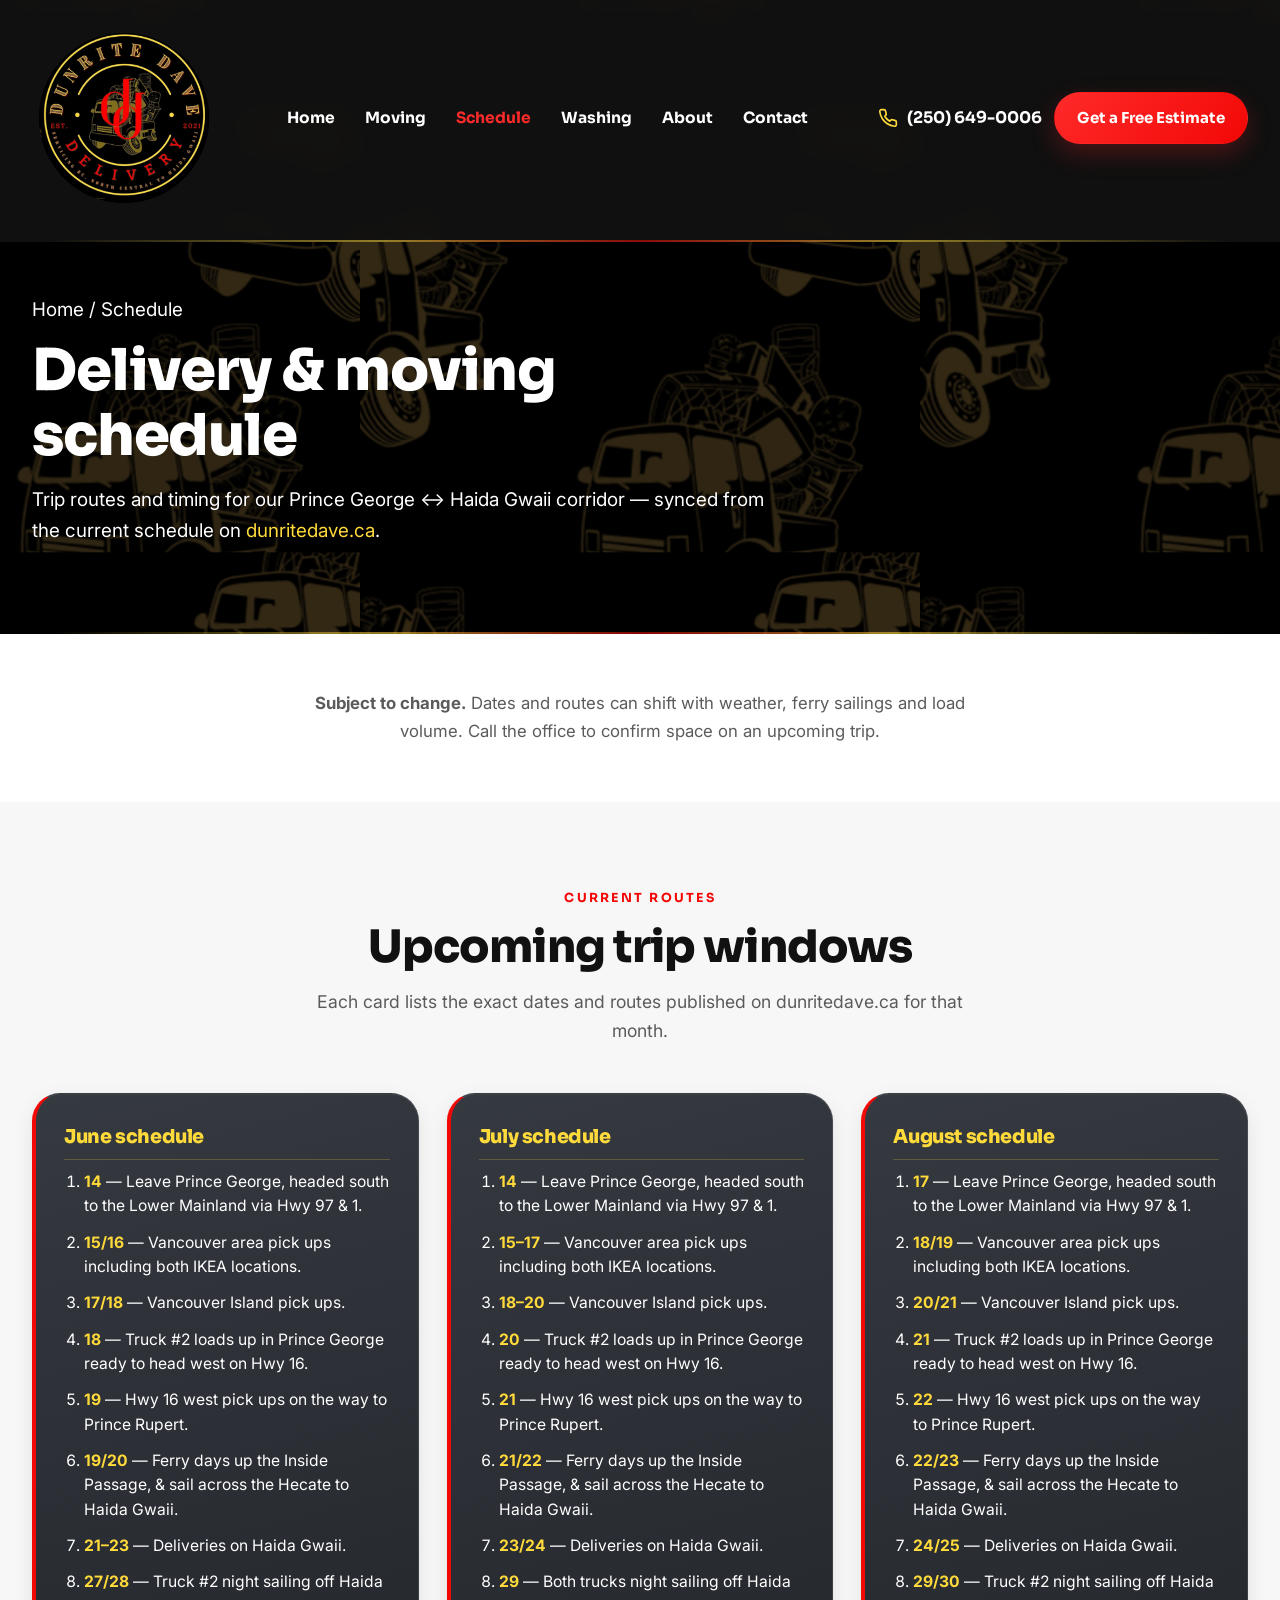
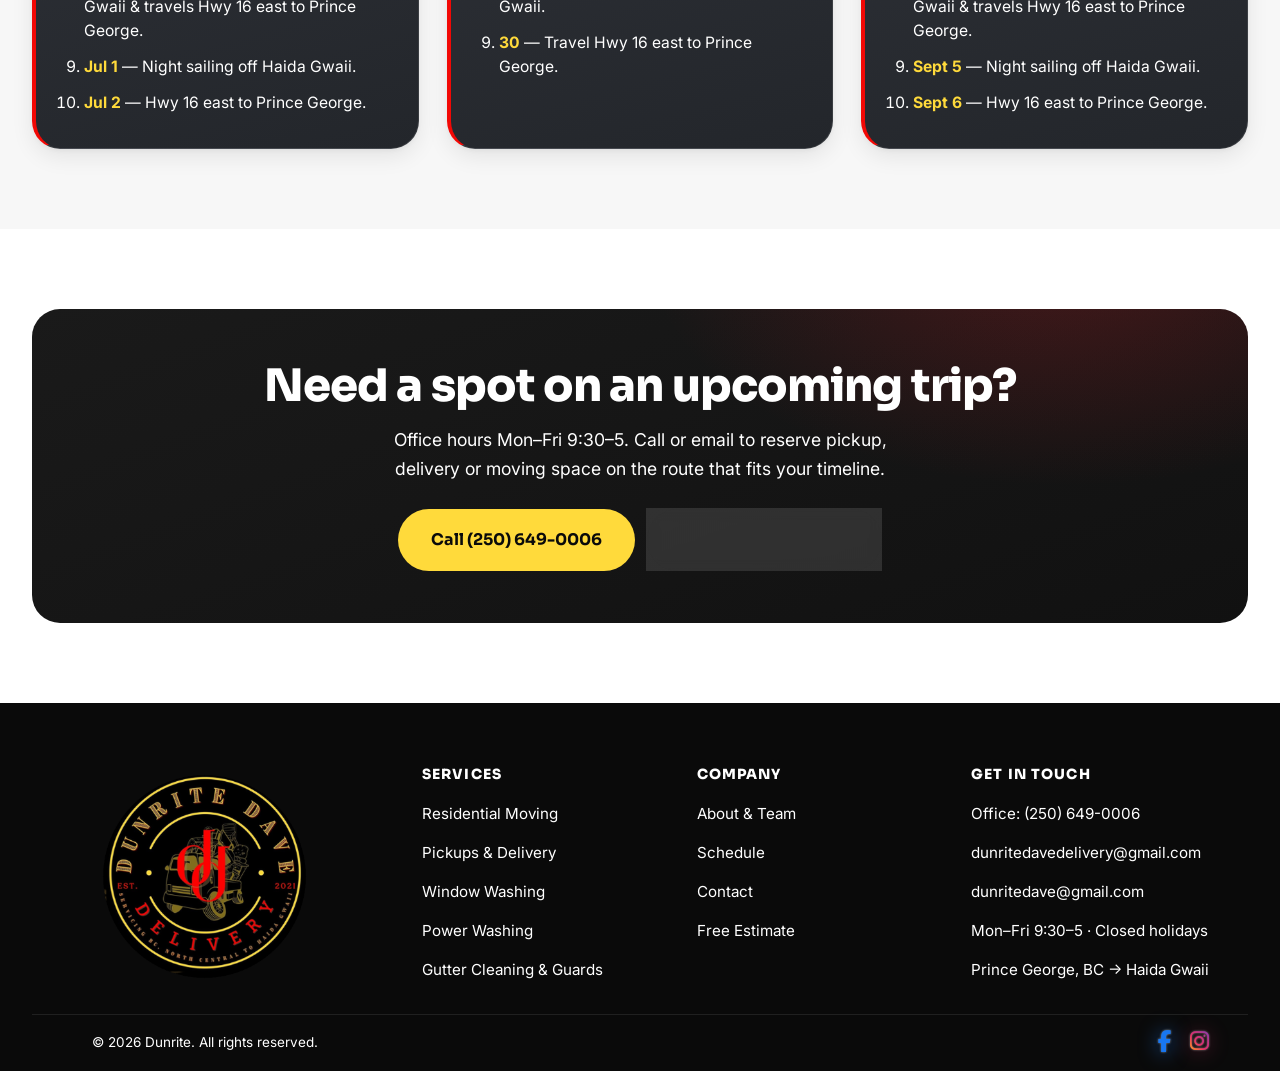
<file: schedule.html>
<!DOCTYPE html>
<html lang="en">
<head>
  <meta charset="UTF-8" />
  <meta name="viewport" content="width=device-width, initial-scale=1.0" />
  <title>Delivery Schedule | Dunrite &mdash; Prince George to Haida Gwaii</title>
  <meta name="description" content="Current Dunrite delivery and moving trip schedule &mdash; Prince George, Haida Gwaii, Prince Rupert, Vancouver and Vancouver Island routes. Subject to change; call to confirm." />
  <link rel="icon" type="image/svg+xml" href="assets/img/favicon.svg" />
  <link rel="preconnect" href="https://fonts.googleapis.com" />
  <link rel="preconnect" href="https://fonts.gstatic.com" crossorigin />
  <link href="https://fonts.googleapis.com/css2?family=Sora:wght@600;700;800&family=Inter:wght@400;500;600&display=swap" rel="stylesheet" />
  <link rel="stylesheet" href="assets/css/styles.css?v=70" />
  <link rel="stylesheet" href="https://cdnjs.cloudflare.com/ajax/libs/font-awesome/6.7.2/css/all.min.css" crossorigin="anonymous" referrerpolicy="no-referrer" />
</head>
<body class="page-schedule">

  <!-- ===== Header ===== -->
  <header class="site-header">
    <div class="container">
      <nav class="nav" aria-label="Primary">
        <a class="nav__logo" href="index.html" aria-label="Dunrite home">
          <img src="assets/img/dunrite-dave-logo-original-1.png" alt="Dunrite Moving Deliveries" />
        </a>
        <ul class="nav__links">
          <li><a href="index.html">Home</a></li>
          <li><a href="moving.html">Moving</a></li>
          <li><a href="schedule.html" class="is-active">Schedule</a></li>
          <li><a href="washing.html">Washing</a></li>
          <li><a href="about.html">About</a></li>
          <li><a href="contact.html">Contact</a></li>
        </ul>
        <div class="nav__cta">
          <a class="nav__phone" href="tel:+12506490006">
            <svg viewBox="0 0 24 24" fill="none" stroke="currentColor" stroke-width="2" stroke-linecap="round" stroke-linejoin="round"><path d="M22 16.92v3a2 2 0 0 1-2.18 2 19.79 19.79 0 0 1-8.63-3.07 19.5 19.5 0 0 1-6-6 19.79 19.79 0 0 1-3.07-8.67A2 2 0 0 1 4.11 2h3a2 2 0 0 1 2 1.72c.13.96.36 1.9.7 2.81a2 2 0 0 1-.45 2.11L8.09 9.91a16 16 0 0 0 6 6l1.27-1.27a2 2 0 0 1 2.11-.45c.91.34 1.85.57 2.81.7A2 2 0 0 1 22 16.92z"/></svg>
            (250) 649-0006
          </a>
          <a class="btn btn--primary" href="contact.html">Get a Free Estimate</a>
          <button class="nav__toggle" aria-label="Toggle menu" aria-expanded="false"><span></span><span></span><span></span></button>
        </div>
      </nav>
    </div>
  </header>

  <main>
    <section class="page-hero page-hero--retro">
      <div class="container">
        <div class="page-hero__inner">
          <p class="breadcrumb"><a href="index.html">Home</a> / Schedule</p>
          <h1>Delivery &amp; moving schedule</h1>
          <p>Trip routes and timing for our Prince George ↔ Haida Gwaii corridor &mdash; synced from the current schedule on <a href="https://dunritedave.ca/schedule/" target="_blank" rel="noopener noreferrer" style="color:var(--gold);">dunritedave.ca</a>.</p>
        </div>
      </div>
    </section>

    <section class="section section--tight">
      <div class="container">
        <p class="schedule-note reveal center maxw-680 mx-auto"><strong>Subject to change.</strong> Dates and routes can shift with weather, ferry sailings and load volume. Call the office to confirm space on an upcoming trip.</p>
      </div>
    </section>

    <section class="section section--mist" id="schedule-months">
      <div class="container">
        <div class="section-head center reveal">
          <span class="eyebrow">Current routes</span>
          <h2 class="h2">Upcoming trip windows</h2>
          <p>Each card lists the exact dates and routes published on dunritedave.ca for that month.</p>
        </div>

        <div class="grid grid--3 schedule-months">
          <article class="service-card schedule-month reveal">
            <h3>June schedule</h3>
            <ol class="schedule-steps">
              <li><strong>14</strong> &mdash; Leave Prince George, headed south to the Lower Mainland via Hwy 97 &amp; 1.</li>
              <li><strong>15/16</strong> &mdash; Vancouver area pick ups including both IKEA locations.</li>
              <li><strong>17/18</strong> &mdash; Vancouver Island pick ups.</li>
              <li><strong>18</strong> &mdash; Truck #2 loads up in Prince George ready to head west on Hwy 16.</li>
              <li><strong>19</strong> &mdash; Hwy 16 west pick ups on the way to Prince Rupert.</li>
              <li><strong>19/20</strong> &mdash; Ferry days up the Inside Passage, &amp; sail across the Hecate to Haida Gwaii.</li>
              <li><strong>21&ndash;23</strong> &mdash; Deliveries on Haida Gwaii.</li>
              <li><strong>27/28</strong> &mdash; Truck #2 night sailing off Haida Gwaii &amp; travels Hwy 16 east to Prince George.</li>
              <li><strong>Jul 1</strong> &mdash; Night sailing off Haida Gwaii.</li>
              <li><strong>Jul 2</strong> &mdash; Hwy 16 east to Prince George.</li>
            </ol>
          </article>

          <article class="service-card schedule-month reveal" data-delay="1">
            <h3>July schedule</h3>
            <ol class="schedule-steps">
              <li><strong>14</strong> &mdash; Leave Prince George, headed south to the Lower Mainland via Hwy 97 &amp; 1.</li>
              <li><strong>15&ndash;17</strong> &mdash; Vancouver area pick ups including both IKEA locations.</li>
              <li><strong>18&ndash;20</strong> &mdash; Vancouver Island pick ups.</li>
              <li><strong>20</strong> &mdash; Truck #2 loads up in Prince George ready to head west on Hwy 16.</li>
              <li><strong>21</strong> &mdash; Hwy 16 west pick ups on the way to Prince Rupert.</li>
              <li><strong>21/22</strong> &mdash; Ferry days up the Inside Passage, &amp; sail across the Hecate to Haida Gwaii.</li>
              <li><strong>23/24</strong> &mdash; Deliveries on Haida Gwaii.</li>
              <li><strong>29</strong> &mdash; Both trucks night sailing off Haida Gwaii.</li>
              <li><strong>30</strong> &mdash; Travel Hwy 16 east to Prince George.</li>
            </ol>
          </article>

          <article class="service-card schedule-month reveal" data-delay="2">
            <h3>August schedule</h3>
            <ol class="schedule-steps">
              <li><strong>17</strong> &mdash; Leave Prince George, headed south to the Lower Mainland via Hwy 97 &amp; 1.</li>
              <li><strong>18/19</strong> &mdash; Vancouver area pick ups including both IKEA locations.</li>
              <li><strong>20/21</strong> &mdash; Vancouver Island pick ups.</li>
              <li><strong>21</strong> &mdash; Truck #2 loads up in Prince George ready to head west on Hwy 16.</li>
              <li><strong>22</strong> &mdash; Hwy 16 west pick ups on the way to Prince Rupert.</li>
              <li><strong>22/23</strong> &mdash; Ferry days up the Inside Passage, &amp; sail across the Hecate to Haida Gwaii.</li>
              <li><strong>24/25</strong> &mdash; Deliveries on Haida Gwaii.</li>
              <li><strong>29/30</strong> &mdash; Truck #2 night sailing off Haida Gwaii &amp; travels Hwy 16 east to Prince George.</li>
              <li><strong>Sept 5</strong> &mdash; Night sailing off Haida Gwaii.</li>
              <li><strong>Sept 6</strong> &mdash; Hwy 16 east to Prince George.</li>
            </ol>
          </article>
        </div>
      </div>
    </section>

    <section class="section">
      <div class="container">
        <div class="cta-band reveal">
          <h2 class="h2">Need a spot on an upcoming trip?</h2>
          <p>Office hours Mon&ndash;Fri 9:30&ndash;5. Call or email to reserve pickup, delivery or moving space on the route that fits your timeline.</p>
          <div class="btn-row" style="justify-content:center;">
            <a class="btn btn--gold btn--lg" href="tel:+12506490006">Call (250) 649-0006</a>
            <a class="btn btn--light btn--lg" href="contact.html">Request an estimate</a>
          </div>
        </div>
      </div>
    </section>
  </main>

  <footer class="footer">
    <div class="container">
      <div class="footer__grid">
        <div>
          <div class="footer__logo"><img src="assets/img/dunrite-dave-logo-original-1.png" alt="Dunrite Moving Deliveries" /></div>
        </div>
        <div>
          <h4>Services</h4>
          <ul>
            <li><a href="moving.html">Residential Moving</a></li>
            <li><a href="moving.html">Pickups &amp; Delivery</a></li>
            <li><a href="washing.html">Window Washing</a></li>
            <li><a href="washing.html">Power Washing</a></li>
            <li><a href="washing.html">Gutter Cleaning &amp; Guards</a></li>
          </ul>
        </div>
        <div>
          <h4>Company</h4>
          <ul>
            <li><a href="about.html">About &amp; Team</a></li>
            <li><a href="schedule.html">Schedule</a></li>
            <li><a href="contact.html">Contact</a></li>
            <li><a href="contact.html">Free Estimate</a></li>
          </ul>
        </div>
        <div>
          <h4>Get in touch</h4>
          <ul>
            <li><a href="tel:+12506490006">Office: (250) 649-0006</a></li>
            <li><a href="mailto:dunritedavedelivery@gmail.com">dunritedavedelivery@gmail.com</a></li>
            <li><a href="mailto:dunritedave@gmail.com">dunritedave@gmail.com</a></li>
            <li><span>Mon&ndash;Fri 9:30&ndash;5 &middot; Closed holidays</span></li>
            <li><span class="footer__service-area-line">Prince George, BC &rarr; Haida Gwaii</span></li>
          </ul>
        </div>
      </div>
      <div class="footer__bottom">
        <div class="footer__bottom-cell footer__bottom-cell--logo">
          <span class="footer__copyright">&copy; <span id="year">2026</span> Dunrite. All rights reserved.</span>
        </div>
        <div class="footer__bottom-cell footer__bottom-cell--spacer" aria-hidden="true"></div>
        <div class="footer__bottom-cell footer__bottom-cell--spacer" aria-hidden="true"></div>
        <div class="footer__bottom-cell footer__bottom-cell--social">
          <div class="footer__social-anchor">
            <div class="footer__social">
              <a href="https://www.facebook.com/dunritedave/" aria-label="Facebook" target="_blank" rel="noopener noreferrer"><i class="fa-brands fa-facebook-f" aria-hidden="true"></i></a>
              <a href="https://www.instagram.com/dunritedave/" aria-label="Instagram" target="_blank" rel="noopener noreferrer"><i class="fa-brands fa-instagram" aria-hidden="true"></i></a>
            </div>
          </div>
        </div>
      </div>
    </div>
  </footer>

  <script src="assets/js/main.js?v=70" defer></script>
</body>
</html>
</file>
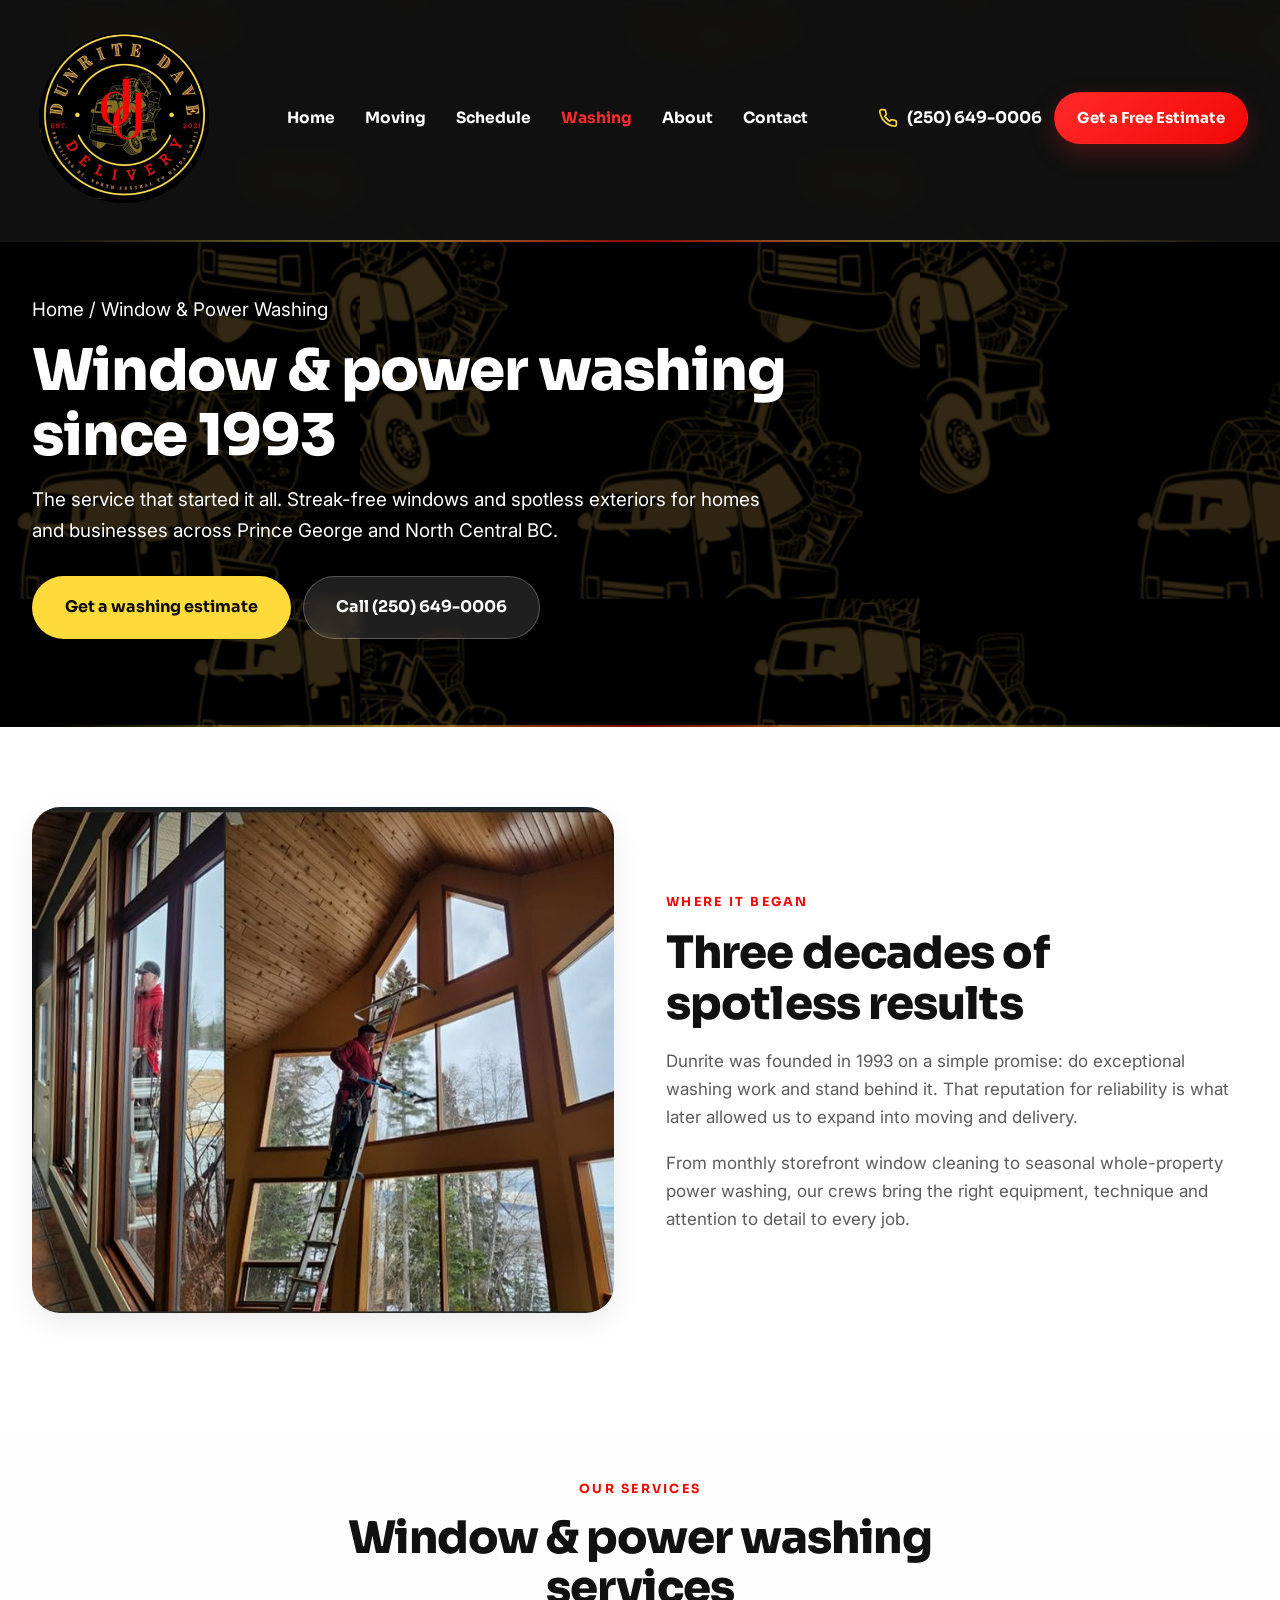
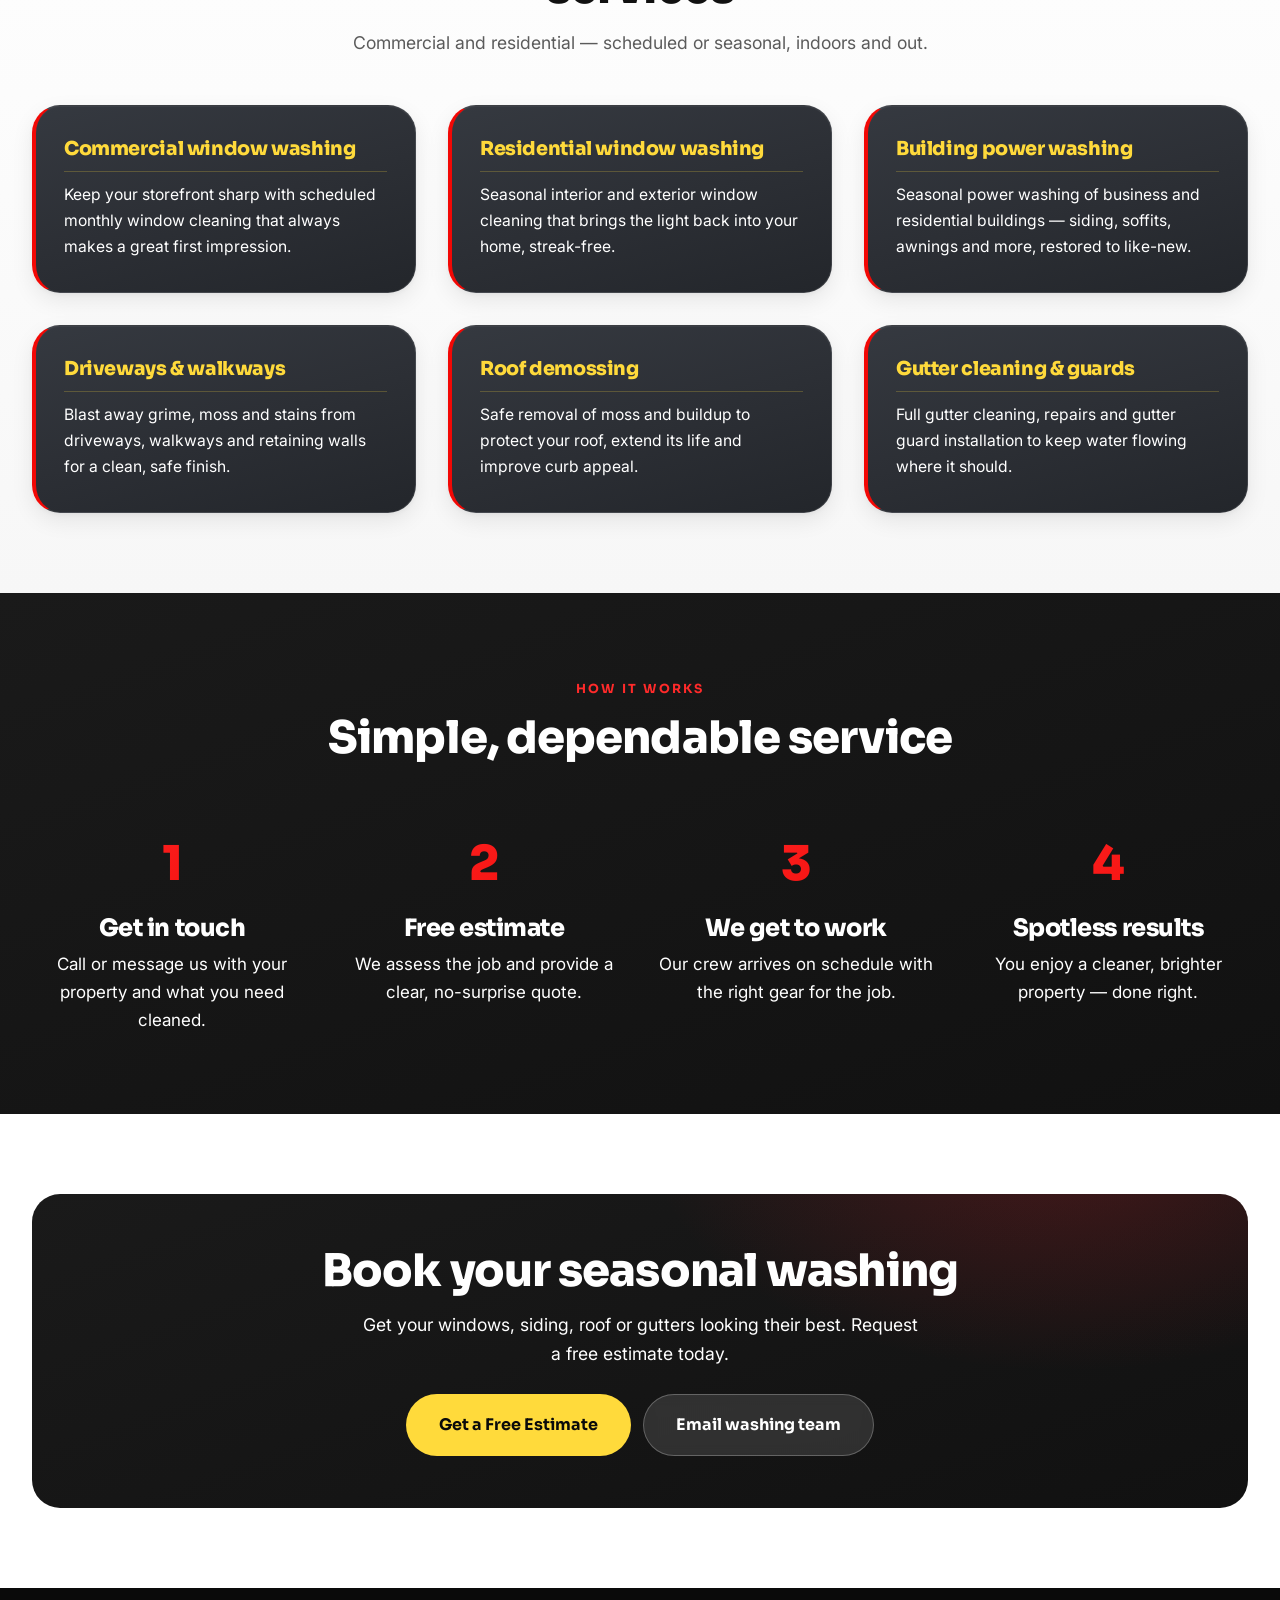
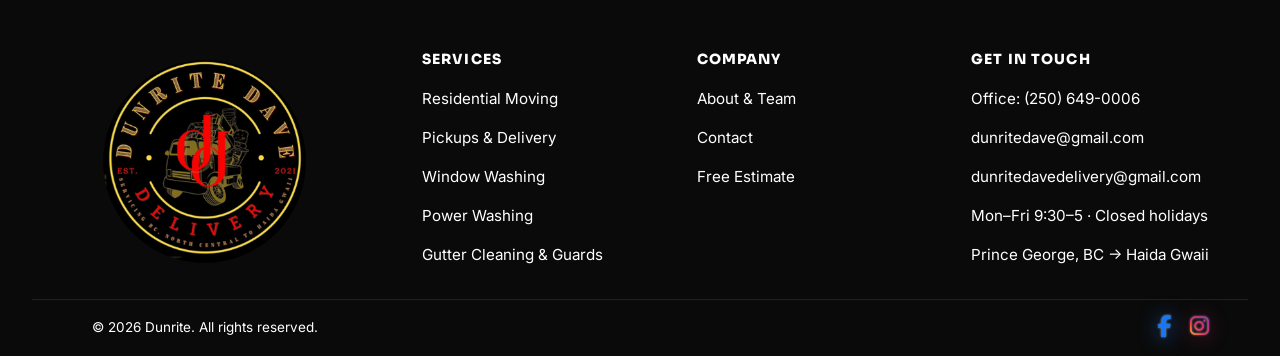
<file: washing.html>
<!DOCTYPE html>
<html lang="en">
<head>
  <meta charset="UTF-8" />
  <meta name="viewport" content="width=device-width, initial-scale=1.0" />
  <title>Window &amp; Power Washing | Dunrite &mdash; Prince George, BC since 1993</title>
  <meta name="description" content="Commercial & residential window washing, exterior power washing, roof demossing, gutter cleaning, repairs and gutter guard installation in Prince George, BC since 1993." />
  <link rel="icon" type="image/svg+xml" href="assets/img/favicon.svg" />
  <link rel="preconnect" href="https://fonts.googleapis.com" />
  <link rel="preconnect" href="https://fonts.gstatic.com" crossorigin />
  <link href="https://fonts.googleapis.com/css2?family=Sora:wght@600;700;800&family=Inter:wght@400;500;600&display=swap" rel="stylesheet" />
  <link rel="stylesheet" href="assets/css/styles.css?v=70" />
  <link rel="stylesheet" href="https://cdnjs.cloudflare.com/ajax/libs/font-awesome/6.7.2/css/all.min.css" crossorigin="anonymous" referrerpolicy="no-referrer" />
</head>
<body>

  <!-- ===== Header ===== -->
  <header class="site-header">
    <div class="container">
      <nav class="nav" aria-label="Primary">
        <a class="nav__logo" href="index.html" aria-label="Dunrite home">
          <img src="assets/img/dunrite-dave-logo-original-1.png" alt="Dunrite Moving Deliveries" />
        </a>
        <ul class="nav__links">
          <li><a href="index.html">Home</a></li>
          <li><a href="moving.html">Moving</a></li>
          <li><a href="schedule.html">Schedule</a></li>
          <li><a href="washing.html" class="is-active">Washing</a></li>
          <li><a href="about.html">About</a></li>
          <li><a href="contact.html">Contact</a></li>
        </ul>
        <div class="nav__cta">
          <a class="nav__phone" href="tel:+12506490006">
            <svg viewBox="0 0 24 24" fill="none" stroke="currentColor" stroke-width="2" stroke-linecap="round" stroke-linejoin="round"><path d="M22 16.92v3a2 2 0 0 1-2.18 2 19.79 19.79 0 0 1-8.63-3.07 19.5 19.5 0 0 1-6-6 19.79 19.79 0 0 1-3.07-8.67A2 2 0 0 1 4.11 2h3a2 2 0 0 1 2 1.72c.13.96.36 1.9.7 2.81a2 2 0 0 1-.45 2.11L8.09 9.91a16 16 0 0 0 6 6l1.27-1.27a2 2 0 0 1 2.11-.45c.91.34 1.85.57 2.81.7A2 2 0 0 1 22 16.92z"/></svg>
            (250) 649-0006
          </a>
          <a class="btn btn--primary" href="contact.html">Get a Free Estimate</a>
          <button class="nav__toggle" aria-label="Toggle menu" aria-expanded="false"><span></span><span></span><span></span></button>
        </div>
      </nav>
    </div>
  </header>

  <main>
    <section class="page-hero page-hero--retro">
      <div class="container">
        <div class="page-hero__inner">
          <p class="breadcrumb"><a href="index.html">Home</a> / Window &amp; Power Washing</p>
          <h1>Window &amp; power washing since 1993</h1>
          <p>The service that started it all. Streak-free windows and spotless exteriors for homes and businesses across Prince George and North Central BC.</p>
          <div class="btn-row" style="margin-top:30px;">
            <a class="btn btn--gold btn--lg" href="contact.html">Get a washing estimate</a>
            <a class="btn btn--light btn--lg" href="tel:+12506490006">Call (250) 649-0006</a>
          </div>
        </div>
      </div>
    </section>

    <section class="section">
      <div class="container">
        <div class="split">
          <div class="split__media split__media--full reveal">
            <img src="assets/img/photos/dave-windows.jpg" alt="Dunrite window and power washing" data-fallback />
          </div>
          <div class="reveal" data-delay="1">
            <span class="eyebrow">Where it began</span>
            <h2 class="h2" style="margin:14px 0 18px;">Three decades of spotless results</h2>
            <p class="muted" style="margin-bottom:18px;">Dunrite was founded in 1993 on a simple promise: do exceptional washing work and stand behind it. That reputation for reliability is what later allowed us to expand into moving and delivery.</p>
            <p class="muted">From monthly storefront window cleaning to seasonal whole-property power washing, our crews bring the right equipment, technique and attention to detail to every job.</p>
          </div>
        </div>
      </div>
    </section>

    <section class="section section--mist" id="washing-services">
      <div class="container">
        <div class="section-head center reveal">
          <span class="eyebrow">Our services</span>
          <h2 class="h2">Window &amp; power washing services</h2>
          <p>Commercial and residential &mdash; scheduled or seasonal, indoors and out.</p>
        </div>
        <div class="grid grid--3">
          <article class="service-card reveal">
            <h3>Commercial window washing</h3>
            <p>Keep your storefront sharp with scheduled monthly window cleaning that always makes a great first impression.</p>
          </article>
          <article class="service-card reveal" data-delay="1">
            <h3>Residential window washing</h3>
            <p>Seasonal interior and exterior window cleaning that brings the light back into your home, streak-free.</p>
          </article>
          <article class="service-card reveal" data-delay="2">
            <h3>Building power washing</h3>
            <p>Seasonal power washing of business and residential buildings &mdash; siding, soffits, awnings and more, restored to like-new.</p>
          </article>
          <article class="service-card reveal">
            <h3>Driveways &amp; walkways</h3>
            <p>Blast away grime, moss and stains from driveways, walkways and retaining walls for a clean, safe finish.</p>
          </article>
          <article class="service-card reveal" data-delay="1">
            <h3>Roof demossing</h3>
            <p>Safe removal of moss and buildup to protect your roof, extend its life and improve curb appeal.</p>
          </article>
          <article class="service-card reveal" data-delay="2">
            <h3>Gutter cleaning &amp; guards</h3>
            <p>Full gutter cleaning, repairs and gutter guard installation to keep water flowing where it should.</p>
          </article>
        </div>
      </div>
    </section>

    <!-- Process / ink -->
    <section class="section section--ink">
      <div class="container">
        <div class="section-head center reveal">
          <span class="eyebrow">How it works</span>
          <h2 class="h2">Simple, dependable service</h2>
        </div>
        <div class="grid grid--4">
          <div class="reveal">
            <div class="stat"><b>1</b></div>
            <h3 class="h3 center" style="color:#fff;margin-bottom:8px;">Get in touch</h3>
            <p class="center">Call or message us with your property and what you need cleaned.</p>
          </div>
          <div class="reveal" data-delay="1">
            <div class="stat"><b>2</b></div>
            <h3 class="h3 center" style="color:#fff;margin-bottom:8px;">Free estimate</h3>
            <p class="center">We assess the job and provide a clear, no-surprise quote.</p>
          </div>
          <div class="reveal" data-delay="2">
            <div class="stat"><b>3</b></div>
            <h3 class="h3 center" style="color:#fff;margin-bottom:8px;">We get to work</h3>
            <p class="center">Our crew arrives on schedule with the right gear for the job.</p>
          </div>
          <div class="reveal" data-delay="3">
            <div class="stat"><b>4</b></div>
            <h3 class="h3 center" style="color:#fff;margin-bottom:8px;">Spotless results</h3>
            <p class="center">You enjoy a cleaner, brighter property &mdash; done right.</p>
          </div>
        </div>
      </div>
    </section>

    <section class="section">
      <div class="container">
        <div class="cta-band reveal">
          <h2 class="h2">Book your seasonal washing</h2>
          <p>Get your windows, siding, roof or gutters looking their best. Request a free estimate today.</p>
          <div class="btn-row" style="justify-content:center;">
            <a class="btn btn--gold btn--lg" href="contact.html">Get a Free Estimate</a>
            <a class="btn btn--light btn--lg" href="mailto:dunritedave@gmail.com">Email washing team</a>
          </div>
        </div>
      </div>
    </section>
  </main>

  <footer class="footer">
    <div class="container">
      <div class="footer__grid">
        <div>
          <div class="footer__logo"><img src="assets/img/dunrite-dave-logo-original-1.png" alt="Dunrite Moving Deliveries" /></div>
        </div>
        <div>
          <h4>Services</h4>
          <ul>
            <li><a href="moving.html">Residential Moving</a></li>
            <li><a href="moving.html">Pickups &amp; Delivery</a></li>
            <li><a href="washing.html">Window Washing</a></li>
            <li><a href="washing.html">Power Washing</a></li>
            <li><a href="washing.html">Gutter Cleaning &amp; Guards</a></li>
          </ul>
        </div>
        <div>
          <h4>Company</h4>
          <ul>
            <li><a href="about.html">About &amp; Team</a></li>
            <li><a href="contact.html">Contact</a></li>
            <li><a href="contact.html">Free Estimate</a></li>
          </ul>
        </div>
        <div>
          <h4>Get in touch</h4>
          <ul>
            <li><a href="tel:+12506490006">Office: (250) 649-0006</a></li>
            <li><a href="mailto:dunritedave@gmail.com">dunritedave@gmail.com</a></li>
            <li><a href="mailto:dunritedavedelivery@gmail.com">dunritedavedelivery@gmail.com</a></li>
            <li><span>Mon&ndash;Fri 9:30&ndash;5 &middot; Closed holidays</span></li>
            <li><span class="footer__service-area-line">Prince George, BC &rarr; Haida Gwaii</span></li>
          </ul>
        </div>
      </div>
      <div class="footer__bottom">
        <div class="footer__bottom-cell footer__bottom-cell--logo">
          <span class="footer__copyright">&copy; <span id="year">2026</span> Dunrite. All rights reserved.</span>
        </div>
        <div class="footer__bottom-cell footer__bottom-cell--spacer" aria-hidden="true"></div>
        <div class="footer__bottom-cell footer__bottom-cell--spacer" aria-hidden="true"></div>
        <div class="footer__bottom-cell footer__bottom-cell--social">
          <div class="footer__social-anchor">
            <div class="footer__social">
              <a href="https://www.facebook.com/dunritedave/" aria-label="Facebook" target="_blank" rel="noopener noreferrer"><i class="fa-brands fa-facebook-f" aria-hidden="true"></i></a>
              <a href="https://www.instagram.com/dunritedave/" aria-label="Instagram" target="_blank" rel="noopener noreferrer"><i class="fa-brands fa-instagram" aria-hidden="true"></i></a>
            </div>
          </div>
        </div>
      </div>
    </div>
  </footer>

  <script src="assets/js/main.js?v=70" defer></script>
</body>
</html>
</file>
<file: assets/css/styles.css>
/* =========================================================
   Dunrite v4 — Modern retro (original logo + DUNRITEDAVE wordmark)
   Palette from dunritedave.ca: Red + Gold + Black
   ========================================================= */

:root {
  /* Brand */
  --ink-900: #0a0a0a;
  --ink:     #111111;
  --ink-700: #2a2a2a;
  --teal:    #f20805;
  --teal-bright: #ff2a2a;
  --gold:    #ffda3b;

  /* Neutrals */
  --paper:   #ffffff;
  --mist:    #f7f7f7;
  --cloud:   #ececec;
  --line:    #e0e0e0;
  --slate:   #5b5b5b;
  --text:    #1a1a1a;
  --muted-warm: #c9c4bc;
  --muted-warm-light: #e8e4de;
  --text-on-dark: #fff;

  /* System */
  --radius:  18px;
  --radius-sm: 12px;
  --radius-lg: 28px;
  --shadow-sm: 0 1px 2px rgba(17,17,17,.06), 0 2px 8px rgba(17,17,17,.05);
  --shadow:    0 12px 30px rgba(17,17,17,.10), 0 4px 10px rgba(17,17,17,.06);
  --shadow-lg: 0 30px 70px rgba(17,17,17,.20);
  --container: 1520px;
  --ease: cubic-bezier(.22,.61,.36,1);
  --hero-gap-below-nav: 2rem;

  --grad-teal: linear-gradient(135deg, var(--teal-bright), var(--teal));
  --grad-ink:  linear-gradient(160deg, #1a1a1a 0%, #111111 100%);

  /* Logo — width-led branding (height-only sizing shrinks portrait logos) */
  --logo-brand-width: 184px;
  --logo-brand-width-stuck: 152px;
  --logo-brand-width-tablet: 132px;
  --logo-brand-width-tablet-stuck: 116px;
  --logo-brand-width-mobile: 104px;
  --logo-brand-width-mobile-stuck: 92px;
  --logo-brand-crop: -16%;
  --logo-brand-frame-ratio: 0.92;
  --footer-logo-width: 219px;
  --footer-logo-height: 219px;

  /* Charcoal card system */
  --charcoal-900: #23262b;
  --charcoal-800: #2c2f35;
  --charcoal-700: #353940;
  --card-bg: linear-gradient(165deg, var(--charcoal-700) 0%, var(--charcoal-800) 52%, var(--charcoal-900) 100%);
  --card-border: rgba(255, 255, 255, .09);
  --card-border-hover: rgba(255, 218, 59, .26);
  --card-radius: var(--radius-lg);
  --card-shadow: 0 2px 4px rgba(17, 17, 17, .04), 0 8px 22px rgba(17, 17, 17, .08), 0 1px 0 rgba(255, 255, 255, .04) inset;
  --card-shadow-hover: 0 4px 10px rgba(17, 17, 17, .06), 0 16px 34px rgba(17, 17, 17, .12), 0 0 0 1px rgba(255, 218, 59, .1);
  --card-padding: 32px 28px;
  --card-transition: transform .3s var(--ease), box-shadow .3s var(--ease), border-color .3s var(--ease);

  /* Photo depth — shadow only, no borders */
  --photo-radius: var(--radius-lg);
  --photo-shadow: 0 10px 30px rgba(0, 0, 0, .08);
}

/* ---------- Reset ---------- */
*, *::before, *::after { box-sizing: border-box; }
* { margin: 0; }
html { scroll-behavior: smooth; -webkit-text-size-adjust: 100%; }
body {
  font-family: 'Inter', system-ui, -apple-system, 'Segoe UI', Roboto, sans-serif;
  color: var(--text);
  background: var(--paper);
  line-height: 1.65;
  font-size: 17px;
  -webkit-font-smoothing: antialiased;
  text-rendering: optimizeLegibility;
  overflow-x: hidden;
}
img, svg, video { display: block; max-width: 100%; }
a { color: inherit; text-decoration: none; }
ul { list-style: none; padding: 0; }
h1, h2, h3, h4 { font-family: 'Sora', system-ui, sans-serif; line-height: 1.12; color: var(--ink); font-weight: 800; letter-spacing: -.02em; }

/* ---------- Layout ---------- */
.container { width: 100%; max-width: var(--container); margin-inline: auto; padding-inline: 32px; }
.section { padding: 80px 0; }
.section--tight { padding: 56px 0; }
.section--mist { background: var(--mist); }
.section--ink { background: var(--grad-ink); color: var(--text-on-dark); }
.section--ink h1, .section--ink h2, .section--ink h3 { color: #fff; }

.center { text-align: center; }
.maxw-680 { max-width: 680px; }
.mx-auto { margin-inline: auto; }
.sr-only {
  position: absolute; width: 1px; height: 1px; padding: 0; margin: -1px;
  overflow: hidden; clip: rect(0,0,0,0); white-space: nowrap; border: 0;
}

/* ---------- Typography helpers ---------- */
.eyebrow {
  display: inline-flex; align-items: center; gap: 8px;
  font-family: 'Sora', sans-serif; font-weight: 700;
  font-size: 12.5px; letter-spacing: .18em; text-transform: uppercase;
  color: var(--teal);
}

.section--ink .eyebrow { color: var(--teal-bright); }

.display { font-size: clamp(2.4rem, 5.4vw, 4.1rem); }
.h2 { font-size: clamp(1.9rem, 3.6vw, 2.8rem); }
.h3 { font-size: clamp(1.25rem, 2vw, 1.5rem); }
.lead { font-size: 1.18rem; color: var(--slate); }
.section--ink .lead { color: var(--text-on-dark); }
.section--ink .section-head p { color: var(--text-on-dark); }
.section--ink .muted { color: var(--text-on-dark); }
.muted { color: var(--slate); }
.text-teal { color: var(--teal); }

.section-head { max-width: 680px; margin-bottom: 48px; }
.section-head.center { margin-inline: auto; }
.section-head .eyebrow { margin-bottom: 14px; }
.section-head p { margin-top: 14px; font-size: 1.1rem; color: var(--slate); }

/* ---------- Buttons ---------- */
.btn {
  --btn-bg: var(--teal);
  display: inline-flex; align-items: center; justify-content: center; gap: 10px;
  font-family: 'Sora', sans-serif; font-weight: 700; font-size: 15px;
  padding: 15px 26px; border-radius: 999px; cursor: pointer;
  border: 1px solid transparent; background: var(--btn-bg); color: #fff;
  transition: transform .25s var(--ease), box-shadow .25s var(--ease), background .25s var(--ease);
  white-space: nowrap;
}
.btn svg { width: 18px; height: 18px; }
.btn:hover { transform: translateY(-2px); box-shadow: 0 14px 30px rgba(214,31,38,.35); }
.btn--primary { background: var(--grad-teal); box-shadow: 0 10px 24px rgba(214,31,38,.28); }
.btn--gold { background: var(--gold); color: var(--ink-900); }
.btn--gold:hover { box-shadow: 0 14px 30px rgba(230,197,74,.4); }
.btn--ghost { background: transparent; border-color: var(--line); color: var(--ink); }
.btn--ghost:hover { background: var(--mist); box-shadow: none; border-color: var(--cloud); }
.btn--light { background: rgba(255,255,255,.12); border-color: rgba(255,255,255,.25); color: #fff; backdrop-filter: blur(6px); }
.btn--light:hover { background: rgba(255,255,255,.2); box-shadow: none; }
.btn--lg { padding: 17px 32px; font-size: 16px; }
.btn--block { width: 100%; }

.btn-row { display: flex; flex-wrap: wrap; gap: 12px; }

/* ---------- Header / Nav ---------- */
.site-header {
  position: fixed; inset: 0 0 auto 0; z-index: 100;
  background: rgba(17,17,17,.94);
  backdrop-filter: blur(14px);
  transition: background .35s var(--ease), box-shadow .35s var(--ease), padding .35s var(--ease);
  padding: 30px 0 28px;
}
.site-header::after {
  content: "";
  position: absolute;
  left: 0; right: 0; bottom: 0;
  height: 2px;
  background: linear-gradient(90deg, transparent 4%, var(--gold) 30%, var(--teal) 50%, var(--gold) 70%, transparent 96%);
  opacity: .55;
  pointer-events: none;
}
.site-header.is-stuck { background: rgba(17,17,17,.98); box-shadow: var(--shadow-sm); padding: 20px 0 18px; }
.site-header.is-stuck::after { opacity: .75; }
.nav {
  position: relative;
  display: grid;
  grid-template-columns: auto 1fr auto;
  align-items: center;
  gap: 20px 36px;
  transform: translateY(-4px);
}

.nav__logo {
  position: relative;
  display: flex;
  align-items: center;
  justify-content: center;
  flex-shrink: 0;
  overflow: visible;
  width: var(--logo-brand-width);
  height: var(--logo-brand-width);
}
.nav__logo img {
  position: relative;
  width: 100%;
  height: auto;
  max-width: none;
  display: block;
  object-fit: contain;
  margin-block: 0;
  transition: width .35s var(--ease);
}
.site-header.is-stuck .nav__logo {
  width: var(--logo-brand-width-stuck);
  height: var(--logo-brand-width-stuck);
}

.nav__links {
  display: flex;
  align-items: center;
  justify-content: center;
  flex-wrap: nowrap;
  gap: 2px;
  margin: 0;
  min-width: 0;
}
.nav__links li { display: flex; align-items: center; }
.nav__links a {
  font-family: 'Sora', sans-serif; font-weight: 700; font-size: 15.5px;
  line-height: 1.2;
  white-space: nowrap;
  color: var(--text-on-dark); padding: 10px 14px; border-radius: 10px; transition: color .2s, background .2s;
}
.site-header.is-stuck .nav__links a { color: var(--text-on-dark); }
.nav__links a:hover { color: var(--gold); }
.site-header.is-stuck .nav__links a:hover { color: var(--gold); background: rgba(255,255,255,.08); }
.nav__links a.is-active { color: var(--teal-bright); }
.site-header.is-stuck .nav__links a.is-active { color: var(--teal-bright); }

.nav__cta {
  display: flex;
  align-items: center;
  justify-content: flex-end;
  gap: 12px;
  flex-shrink: 0;
}
.nav__cta .btn {
  padding: 13px 22px;
  font-size: 15px;
  white-space: nowrap;
}
.nav__phone {
  display: inline-flex;
  align-items: center;
  gap: 9px;
  flex-shrink: 0;
  white-space: nowrap;
  font-family: 'Sora', sans-serif; font-weight: 700; font-size: 16px; color: #fff;
}
.site-header.is-stuck .nav__phone { color: #fff; }
.nav__phone svg { width: 20px; height: 20px; color: var(--gold); }
.site-header.is-stuck .nav__phone svg { color: var(--gold); }

.nav__toggle {
  display: none; background: none; border: 0; cursor: pointer; padding: 8px;
  width: 44px; height: 44px; border-radius: 10px;
}
.nav__toggle span { display: block; width: 24px; height: 2px; background: #fff; margin: 5px auto; border-radius: 2px; transition: .3s var(--ease); }
.site-header.is-stuck .nav__toggle span { background: #fff; }
.nav.is-open .nav__toggle span:nth-child(1) { transform: translateY(7px) rotate(45deg); }
.nav.is-open .nav__toggle span:nth-child(2) { opacity: 0; }
.nav.is-open .nav__toggle span:nth-child(3) { transform: translateY(-7px) rotate(-45deg); }

.hero--retro {
  background: #000;
}
.hero.hero--retro::before {
  content: "";
  position: absolute;
  inset: 0;
  z-index: 0;
  pointer-events: none;
  background-color: #000;
  background-image: url('../img/photos/truck-pattern.png');
  background-repeat: repeat;
  background-size: min(560px, 44vw) auto;
  background-position: center center;
}
.hero.hero--retro .container {
  position: relative;
  z-index: 1;
}
.hero__wordmark {
  display: block;
  width: min(100%, 580px);
  height: auto;
  margin-bottom: 16px;
  filter:
    drop-shadow(0 4px 0 rgba(242,8,5,.35))
    drop-shadow(0 10px 28px rgba(0,0,0,.5));
}
.hero__tagline {
  font-family: 'Sora', sans-serif;
  font-size: clamp(1.2rem, 2.4vw, 1.55rem);
  font-weight: 700;
  color: var(--gold);
  letter-spacing: .06em;
  text-transform: uppercase;
  margin-bottom: 18px;
  max-width: 560px;
}
.hero__tagline .accent { color: #fff; }

/* ---------- Hero ---------- */
.hero {
  position: relative; padding: calc(262px + var(--hero-gap-below-nav)) 0 116px; overflow: hidden;
  background: var(--grad-ink); color: #fff;
}
.hero::before {
  content: ""; position: absolute; inset: 0;
  background:
    radial-gradient(900px 500px at 78% -10%, rgba(214,31,38,.22), transparent 60%),
    radial-gradient(700px 500px at -10% 110%, rgba(230,197,74,.12), transparent 55%);
  pointer-events: none;
}
.hero__grid { position: relative; display: grid; grid-template-columns: 1fr 1fr; gap: 48px; align-items: start; }
.hero__badge {
  display: inline-flex; align-items: center; gap: 10px; margin-bottom: 20px;
  padding: 8px 16px; border-radius: 999px; font-size: 13px; font-weight: 600;
  background: rgba(255,255,255,.08); border: 1px solid rgba(255,255,255,.16); color: var(--text-on-dark);
}
.hero__badge b { color: var(--teal-bright); font-weight: 700; }
.hero h1 { color: #fff; font-size: clamp(2.9rem, 6.4vw, 4.85rem); line-height: 1.05; margin-bottom: 22px; }
.hero h1 .accent { background: var(--grad-teal); -webkit-background-clip: text; background-clip: text; color: transparent; }
.hero__sub { font-size: 1.22rem; color: var(--text-on-dark); max-width: 560px; margin-bottom: 32px; }
.hero .btn-row { margin-bottom: 36px; }
.hero__trust { display: flex; flex-wrap: wrap; gap: 28px; }
.hero__trust div { display: flex; flex-direction: column; }
.hero__trust b { font-family: 'Sora', sans-serif; font-size: 1.85rem; color: #fff; }
.hero__trust span { font-size: 13px; color: var(--text-on-dark); letter-spacing: .02em; }

.hero__art { position: relative; align-self: start; width: 100%; }
.hero__art .frame {
  position: relative;
  border-radius: var(--photo-radius);
  overflow: hidden;
  border: none;
  box-shadow: var(--photo-shadow);
  aspect-ratio: auto;
  height: var(--hero-copy-height, auto);
  background: #1a1a1a;
}
.hero__art .frame img { width: 100%; height: 100%; object-fit: cover; object-position: center; }
.hero__chip {
  position: absolute; left: 0; right: 0; bottom: 0;
  display: flex; align-items: center; gap: 12px;
  padding: 14px 18px;
  background: linear-gradient(180deg, transparent 0%, rgba(17,17,17,.55) 28%, rgba(17,17,17,.92) 100%);
  border-top: 1px solid rgba(255,255,255,.08);
  color: #fff;
}
.hero__chip .ic { width: 40px; height: 40px; border-radius: 10px; background: var(--grad-teal); display: grid; place-items: center; flex: none; }
.hero__chip .ic svg { width: 20px; height: 20px; color: #fff; }
.hero__chip b { display: block; font-family: 'Sora', sans-serif; font-size: 14.5px; color: #fff; }
.hero__chip span { font-size: 12px; color: var(--text-on-dark); line-height: 1.35; }

/* straight divider under hero */
.hero__wave {
  position: absolute; left: 0; right: 0; bottom: 0;
  height: 2px;
  background: linear-gradient(90deg, transparent 4%, var(--gold) 30%, var(--teal) 50%, var(--gold) 70%, transparent 96%);
  opacity: .55;
  pointer-events: none;
}

/* ---------- Marquee strip ---------- */
.strip { background: var(--ink-900); color: var(--text-on-dark); padding: 18px 0; }
.strip__viewport { overflow: hidden; }
.strip__track { display: flex; gap: 36px; align-items: center; white-space: nowrap; animation: marquee 28s linear infinite; width: max-content; }
.strip__track span { display: inline-flex; align-items: center; gap: 10px; font-family: 'Sora', sans-serif; font-weight: 600; font-size: 14px; letter-spacing: .04em; }
.strip__track span::after { content: "•"; color: var(--teal); margin-left: 36px; }
@keyframes marquee { to { transform: translateX(-50%); } }

/* ---------- Service cards ---------- */
.grid { display: grid; gap: 32px; }
.grid--2 { grid-template-columns: repeat(2, 1fr); }
.grid--3 { grid-template-columns: repeat(3, 1fr); }
.grid--4 { grid-template-columns: repeat(4, 1fr); }

.pillar {
  position: relative; border-radius: var(--radius-lg); overflow: hidden;
  min-height: 440px; display: flex; flex-direction: column; justify-content: flex-end;
  padding: 32px; color: #fff; box-shadow: var(--shadow); isolation: isolate;
}
.grid--pillars .pillar {
  aspect-ratio: 1 / 1;
  min-height: 0;
  padding: 28px;
}
.pillar__bg { position: absolute; inset: 0; z-index: -2; }
.pillar__bg img {
  width: 100%;
  height: 100%;
  object-fit: cover;
  object-position: center;
  filter: contrast(1.06) saturate(1.1);
}
.pillar[data-service="moving"] .pillar__bg img { object-position: center 42%; }
.pillar::after {
  content: "";
  position: absolute;
  left: 0;
  right: 0;
  bottom: 0;
  height: 34%;
  z-index: -1;
  pointer-events: none;
  background: linear-gradient(
    180deg,
    transparent 0%,
    rgba(44, 47, 53, .5) 42%,
    rgba(35, 38, 43, .85) 100%
  );
}
.pillar .tag,
.pillar h3,
.pillar p,
.pillar .link {
  position: relative;
  z-index: 1;
  text-shadow: 0 1px 3px rgba(0, 0, 0, .5);
}
.pillar .tag { font-size: 12.5px; font-weight: 700; letter-spacing: .14em; text-transform: uppercase; color: var(--teal-bright); margin-bottom: 12px; display: block; }
.pillar h3 { color: #fff; font-size: 1.7rem; margin-bottom: 12px; }
.pillar p { color: var(--text-on-dark); margin-bottom: 20px; }
.pillar .link { display: inline-flex; align-items: center; gap: 8px; font-family: 'Sora', sans-serif; font-weight: 700; font-size: 14.5px; color: #fff; transition: gap .25s var(--ease); }
.pillar .link svg { width: 18px; height: 18px; }
.pillar:hover .link { gap: 14px; color: var(--gold); }

/* ---------- Shared card system (charcoal) ---------- */
.service-card,
.value-card,
.review,
.card,
#service-area .split__media.route-callout {
  position: relative;
  overflow: hidden;
  background: var(--card-bg);
  border: 1px solid var(--card-border);
  border-radius: var(--card-radius);
  box-shadow: var(--card-shadow);
  transition: var(--card-transition);
}

.service-card:hover,
.value-card:hover,
.review:hover,
.card:hover {
  transform: translateY(-4px);
  box-shadow: var(--card-shadow-hover);
  border-color: var(--card-border-hover);
}

.team-card {
  position: relative;
  overflow: visible;
  border: none;
  box-shadow: none;
  background: transparent;
  transition: transform .3s var(--ease);
}

.team-card:hover {
  transform: translateY(-4px);
}

/* Service / contact info cards — red left accent */
.service-card {
  border-left: 4px solid var(--teal);
  padding: var(--card-padding);
  height: 100%;
}
.service-card > * { position: relative; }
.service-card h3,
.service-card b {
  color: var(--gold);
  font-family: 'Sora', sans-serif;
  font-size: 1.2rem;
  margin-bottom: 10px;
  padding-bottom: 12px;
  border-bottom: 1px solid rgba(255, 218, 59, .22);
  display: block;
}
.service-card p,
.service-card span,
.service-card a {
  color: var(--text-on-dark);
  font-size: .98rem;
  line-height: 1.65;
  margin: 0;
  transition: color .2s;
}
.service-card a:hover { color: var(--gold); }
.service-card:hover { border-left-color: var(--gold); }
.service-card:hover h3,
.service-card:hover b { border-bottom-color: rgba(255, 218, 59, .4); }

#moving-services .ic,
#washing-services .ic { display: none !important; }

/* Light service grid sections */
#moving-services,
#washing-services {
  background: linear-gradient(180deg, #fff 0%, var(--mist) 100%);
}

/* Form / feature panel card */
.card {
  padding: 28px;
  height: 100%;
}
.card h2,
.card h3 { color: var(--gold); }
.card p,
.card .muted { color: var(--text-on-dark); }
.card .field label { color: var(--text-on-dark); }

/* Contact page — form card aligns to contact info cards stack */
.contact-split {
  display: grid;
  grid-template-columns: 1fr 1fr;
  column-gap: 52px;
  row-gap: 26px;
}
.contact-split__intro { grid-column: 1; }
.contact-split__intro .h2 { margin: 14px 0 0; }
.contact-split__pair {
  grid-column: 1 / -1;
  display: grid;
  grid-template-columns: 1fr 1fr;
  gap: 52px;
  align-items: start;
}
.contact-cards {
  display: flex;
  flex-direction: column;
  gap: 16px;
}
.contact-split__social { grid-column: 1; margin-top: 0; gap: 1.25rem; }
.contact-split__social a {
  display: inline-flex;
  align-items: center;
  justify-content: center;
  width: auto;
  height: auto;
  padding: 0;
  border-radius: 0;
  background: none;
  font-size: 1.5rem;
  line-height: 1;
  transition: filter .22s ease, transform .22s ease;
}
.contact-split__social a[aria-label="Facebook"] { color: #1877F2; }
.contact-split__social a[aria-label="Facebook"]:hover {
  filter: brightness(1.1);
  transform: translateY(-2px);
}
.contact-split__social a[aria-label="Instagram"] i {
  background: linear-gradient(
    45deg,
    #fdcf4e 0%,
    #f77737 20%,
    #e1306c 45%,
    #c13584 70%,
    #833ab4 100%
  );
  -webkit-background-clip: text;
  background-clip: text;
  -webkit-text-fill-color: transparent;
  color: transparent;
}
.contact-split__social a[aria-label="Instagram"]:hover {
  filter: brightness(1.1);
  transform: translateY(-2px);
}
.contact-split__social a:focus-visible {
  outline: 2px solid var(--teal);
  outline-offset: 3px;
  border-radius: 2px;
}
.contact-split__form {
  display: flex;
  flex-direction: column;
  padding: 24px 28px;
  overflow: hidden;
}
.contact-split__form-title { margin-bottom: 6px; }
.contact-split__form-lead { margin-bottom: 16px; font-size: .96rem; }
.contact-split__form .form {
  flex: 1;
  display: flex;
  flex-direction: column;
  gap: 12px;
  min-height: 0;
}
.contact-split__form .form .field:has(textarea) {
  flex: 1;
  display: flex;
  flex-direction: column;
  min-height: 0;
}
.contact-split__form .form .field:has(textarea) textarea {
  flex: 1;
  min-height: 0;
  resize: none;
}

/* check list */
.checks { display: grid; gap: 11px; }
.checks li { display: flex; gap: 12px; align-items: flex-start; color: var(--text); }
.checks li svg { width: 22px; height: 22px; color: var(--teal); flex: none; margin-top: 2px; }
.section--ink .checks li { color: var(--text-on-dark); }
.section--ink .checks li svg { color: var(--teal-bright); }

/* ---------- Stats band ---------- */
.stats { display: grid; grid-template-columns: repeat(4,1fr); gap: 32px; }
.stat { text-align: center; padding: 12px; }
.stat b { display: block; font-family: 'Sora', sans-serif; font-weight: 800; font-size: clamp(2.2rem,4vw,3rem); background: var(--grad-teal); -webkit-background-clip: text; background-clip: text; color: transparent; }
.stat span { color: var(--slate); font-size: 14.5px; font-weight: 500; }
.section--ink .stat span { color: var(--text-on-dark); }

/* ---------- Split feature ---------- */
.split { display: grid; grid-template-columns: 1fr 1fr; gap: 52px; align-items: center; }
.split__media {
  border-radius: var(--photo-radius);
  overflow: hidden;
  border: none;
  box-shadow: var(--photo-shadow);
  aspect-ratio: 5/4;
  background: var(--mist);
}
.split__media > img { width: 100%; height: 100%; object-fit: cover; }
.split__media--full { aspect-ratio: auto; height: auto; }
.split__media--full > img { height: auto; object-fit: contain; }
.split__media--brand {
  display: flex;
  align-items: center;
  justify-content: center;
  background: var(--card-bg);
  border: 1px solid var(--card-border);
  box-shadow: var(--card-shadow);
  padding: 28px 24px;
}
.brand-card {
  display: flex;
  flex-direction: column;
  align-items: center;
  justify-content: center;
  text-align: center;
  gap: 18px;
  width: 100%;
  height: 100%;
}
.brand-card__wordmark {
  width: min(98%, 500px);
  height: auto;
  display: block;
  flex-shrink: 0;
}
.brand-card__logo {
  width: min(86%, 380px);
  height: auto;
  max-height: 62%;
  display: block;
  object-fit: contain;
  flex: 1 1 auto;
}
.split--rev .split__media { order: 2; }

/* Moving page — specialized transport intro (portrait photo) */
#moving-intro {
  padding-bottom: 40px;
}
#moving-intro .moving-intro {
  grid-template-columns: 420px minmax(0, 1fr);
  gap: 6rem;
  align-items: center;
}
#moving-intro .moving-intro__media {
  width: 420px;
  max-width: 100%;
  height: 560px;
  aspect-ratio: auto;
  justify-self: start;
}
#moving-intro .moving-intro__media img {
  object-fit: cover;
  object-position: 68% center;
}
#moving-intro .moving-intro__copy {
  max-width: none;
  align-self: center;
}
#moving-intro .moving-intro__copy .eyebrow {
  font-size: 13px;
  letter-spacing: .2em;
  margin-bottom: 2px;
}
#moving-intro .moving-intro__copy .h2 {
  font-size: clamp(2.25rem, 4.2vw, 3.3rem);
  line-height: 1.08;
  letter-spacing: -0.025em;
  margin: 16px 0 22px;
}
#moving-intro .moving-intro__copy .muted {
  font-size: 1.0625rem;
  margin: 0 0 18px;
  line-height: 1.7;
}
#moving-intro .moving-intro__copy .muted:last-child {
  margin-bottom: 0;
}

/* About — Our story photo aligned to text block height */
#our-story .split { align-items: start; }
#our-story .split__media {
  aspect-ratio: auto;
  max-width: 400px;
  width: 100%;
  height: var(--our-story-media-height, auto);
}
#our-story .split__media img {
  object-fit: cover;
  object-position: top center;
}

/* Moving — Where we travel (Vancouver Island banner) */
#travel-routes.section--travel-banner {
  position: relative;
  color: #fff;
  overflow: hidden;
  padding-block: 80px;
  min-height: 720px;
  display: flex;
  align-items: center;
}
#travel-routes.section--travel-banner::before {
  content: "";
  position: absolute;
  inset: 0;
  z-index: 0;
  background: url('../img/photos/highway-routes-banner-3840.jpg') center 58% / cover no-repeat;
}
#travel-routes.section--travel-banner::after {
  content: "";
  position: absolute;
  inset: 0;
  z-index: 0;
  background: linear-gradient(
    180deg,
    rgba(23, 25, 28, .52) 0%,
    rgba(23, 25, 28, .38) 42%,
    rgba(23, 25, 28, .38) 58%,
    rgba(23, 25, 28, .52) 100%
  );
}
#travel-routes .container { position: relative; z-index: 1; width: 100%; }
#travel-routes .travel-routes { width: 100%; }
#travel-routes .section-head { max-width: 720px; margin-inline: auto; margin-bottom: 40px; }
#travel-routes .section-head .eyebrow {
  color: var(--gold);
  letter-spacing: .2em;
  text-shadow: 0 1px 8px rgba(0, 0, 0, .55);
}
#travel-routes .section-head h2 {
  color: #fff;
  text-shadow: 0 2px 20px rgba(0, 0, 0, .55), 0 1px 3px rgba(0, 0, 0, .45);
}
#travel-routes .section-head p {
  color: var(--text-on-dark);
  font-size: 1.1rem;
  text-shadow: 0 1px 12px rgba(0, 0, 0, .45);
}
#travel-routes .travel-routes__grid {
  display: grid;
  grid-template-columns: repeat(3, 1fr);
  gap: 20px;
  max-width: 1180px;
  margin-inline: auto;
  padding: 0;
  list-style: none;
}
#travel-routes .travel-routes__grid li {
  display: flex;
  align-items: center;
  gap: 16px;
  min-height: 76px;
  padding: 24px 26px;
  background: linear-gradient(165deg, rgba(53, 57, 64, .97) 0%, rgba(35, 38, 43, .98) 100%);
  border: 1px solid rgba(255, 255, 255, .14);
  border-left: 4px solid var(--teal);
  border-radius: var(--radius-sm);
  box-shadow: 0 10px 32px rgba(0, 0, 0, .38), 0 0 0 1px rgba(0, 0, 0, .25);
  color: var(--text-on-dark);
  font-family: 'Sora', sans-serif;
  font-weight: 700;
  font-size: 1.125rem;
  line-height: 1.45;
  transition: transform .25s var(--ease), box-shadow .25s var(--ease), border-color .25s var(--ease);
}
#travel-routes .travel-routes__grid li:hover {
  transform: translateY(-2px);
  border-left-color: var(--gold);
  border-color: rgba(255, 218, 59, .22);
  box-shadow: 0 14px 36px rgba(0, 0, 0, .42), 0 0 0 1px rgba(255, 218, 59, .12);
}
#travel-routes .travel-routes__grid li svg {
  width: 26px;
  height: 26px;
  flex: none;
  color: var(--gold);
}

/* Service area — highway banner (same image + overlay as travel routes) */
#service-area.section--route {
  position: relative;
  color: #fff;
  overflow: hidden;
}
#service-area.section--route::before {
  content: "";
  position: absolute;
  inset: 0;
  z-index: 0;
  background: url('../img/photos/highway-routes-banner-3840.jpg') center 58% / cover no-repeat;
}
#service-area.section--route::after {
  content: "";
  position: absolute;
  inset: 0;
  z-index: 0;
  background: linear-gradient(
    180deg,
    rgba(23, 25, 28, .52) 0%,
    rgba(23, 25, 28, .38) 42%,
    rgba(23, 25, 28, .38) 58%,
    rgba(23, 25, 28, .52) 100%
  );
}
#service-area.section--route .container { position: relative; z-index: 1; }
#service-area.section--route h2,
#service-area.section--route h3 {
  color: #fff;
  text-shadow: 0 2px 16px rgba(0,0,0,.55), 0 1px 3px rgba(0,0,0,.75);
}
#service-area.section--route .route-copy {
  color: #fff;
  font-size: 1.06rem;
  line-height: 1.65;
  margin: 0 0 14px;
  max-width: 54ch;
  text-shadow: 0 1px 10px rgba(0,0,0,.5), 0 1px 2px rgba(0,0,0,.65);
}
#service-area.section--route .route-copy:last-of-type { margin-bottom: 22px; }
#service-area.section--route .eyebrow {
  color: var(--gold);
  text-shadow: 0 1px 8px rgba(0,0,0,.55);
}
#service-area.section--route .area__list li {
  color: #fff;
  border-color: rgba(255,255,255,.22);
  text-shadow: 0 1px 8px rgba(0,0,0,.45);
}
#service-area.section--route .area__list li svg { color: var(--gold); }

/* Service area — route callout (text from original graphic) */
#service-area .split__media.route-callout {
  width: 100%;
  max-width: min(360px, 100%);
  height: var(--service-area-media-height, auto);
  justify-self: end;
  display: flex;
  align-items: center;
  justify-content: center;
  padding: var(--card-padding);
  aspect-ratio: auto;
}
.route-callout__inner { text-align: center; width: 100%; }
.route-callout__hwy {
  margin: 0 0 10px;
  font-family: 'Sora', sans-serif;
  font-weight: 800;
  font-size: clamp(1.75rem, 3vw, 2.35rem);
  letter-spacing: .04em;
  line-height: 1;
  color: var(--gold);
  text-shadow: none;
}
.route-callout__cities { margin: 0; }
.route-callout__cities span {
  display: block;
  font-family: 'Sora', sans-serif;
  font-weight: 800;
  font-size: clamp(1.05rem, 2.1vw, 1.4rem);
  letter-spacing: .03em;
  line-height: 1.15;
  color: #fff;
  text-shadow: none;
}
.route-callout__script {
  margin: 14px 0 16px;
  font-family: 'Dancing Script', cursive;
  font-size: clamp(1.35rem, 2.5vw, 1.75rem);
  font-weight: 600;
  line-height: 1.2;
  color: var(--text-on-dark);
  text-shadow: none;
}
.route-callout__logo {
  display: block;
  width: 88px;
  height: 88px;
  margin: 0 auto 14px;
  object-fit: contain;
  filter: drop-shadow(0 4px 10px rgba(0, 0, 0, .25));
}
.route-callout__brand {
  margin: 0;
  font-family: 'Sora', sans-serif;
  font-weight: 800;
  font-size: clamp(.92rem, 1.7vw, 1.12rem);
  letter-spacing: .07em;
  line-height: 1.2;
  color: var(--teal-bright);
  text-shadow: none;
}

/* Service area — image height aligned to eyebrow → North Central BC row */
#service-area .split { align-items: start; }
#service-area .split__media:not(.route-callout) {
  aspect-ratio: auto;
  width: fit-content;
  max-width: 100%;
  height: var(--service-area-media-height, auto);
  justify-self: end;
  background: transparent;
  display: flex;
  align-items: center;
  justify-content: center;
  overflow: hidden;
}
#service-area .split__media:not(.route-callout) img {
  display: block;
  width: auto;
  height: 100%;
  max-width: 100%;
  object-fit: contain;
  object-position: center;
}

/* ---------- Service area / route ---------- */
.area__list { display: grid; grid-template-columns: repeat(2,1fr); gap: 10px 28px; margin-top: 24px; }
.area__list li { display: flex; gap: 12px; align-items: center; padding: 11px 0; border-bottom: 1px solid var(--line); }
.area__list li svg { width: 20px; height: 20px; color: var(--teal); flex: none; }
.section--ink .area__list li { border-color: rgba(255,255,255,.12); }

/* ---------- Team ---------- */
.team-card { height: 100%; }
.team-card__photo {
  aspect-ratio: 1/1;
  background: var(--charcoal-900);
  overflow: hidden;
  border-radius: var(--photo-radius);
  box-shadow: var(--photo-shadow);
}
.team-card__photo img {
  width: 100%;
  height: 100%;
  object-fit: cover;
  object-position: top center;
}
.team-card__photo--center img {
  object-position: center center;
}
.team-card__photo--left img {
  object-position: left center;
}
.team-card__body {
  padding: 20px 24px 24px;
  border-radius: 0 0 var(--card-radius) var(--card-radius);
  background: var(--card-bg);
}
.team-card__body h3 { font-size: 1.15rem; margin-bottom: 2px; color: var(--gold); }
.team-card__role { color: var(--teal-bright); font-weight: 700; font-size: 13px; letter-spacing: .06em; text-transform: uppercase; font-family: 'Sora',sans-serif; }
.team-card__body p { margin-top: 12px; color: var(--text-on-dark); font-size: .95rem; }

/* ---------- Reviews ---------- */
.review { padding: 28px; height: 100%; display: flex; flex-direction: column; }
.review .stars { color: var(--gold); letter-spacing: 3px; margin-bottom: 14px; font-size: 16px; }
.review p { font-size: 1.05rem; color: var(--text-on-dark); margin-bottom: 18px; flex: 1; }
.review .who { display: flex; align-items: center; gap: 12px; }
.review .avatar { width: 44px; height: 44px; border-radius: 50%; background: var(--grad-teal); color: #fff; display: grid; place-items: center; font-family: 'Sora',sans-serif; font-weight: 700; }
.review .who b { font-family: 'Sora',sans-serif; font-size: 15px; display: block; color: #fff; }
.review .who span { font-size: 13px; color: var(--text-on-dark); }

.review--cta {
  text-align: center;
  align-items: center;
  justify-content: center;
}
.review--cta .review-cta__title {
  font-family: 'Sora', sans-serif;
  font-size: 1.35rem;
  font-weight: 700;
  color: var(--gold);
  margin-bottom: 14px;
}
.review--cta p { flex: 0; margin-bottom: 0; }
.btn-review-open {
  margin-top: 22px;
  padding: 14px 28px;
  border: none;
  border-radius: var(--radius-sm);
  background: var(--gold);
  color: var(--ink);
  font-family: 'Sora', sans-serif;
  font-weight: 700;
  font-size: 15px;
  cursor: pointer;
  transition: filter .2s var(--ease), transform .2s var(--ease);
}
.btn-review-open:hover {
  filter: brightness(1.06);
  transform: translateY(-1px);
}

.reviews-all-link {
  margin-top: 36px;
  text-align: center;
}
.reviews-all-link a {
  display: inline-block;
  padding: 14px 32px;
  font-family: 'Sora', sans-serif;
  font-weight: 700;
  font-size: 15px;
  color: var(--teal);
  text-decoration: none;
  border: 2px solid var(--teal);
  border-radius: var(--radius-sm);
  transition: background .2s var(--ease), color .2s var(--ease);
}
.reviews-all-link a:hover {
  background: var(--teal);
  color: #fff;
}

.reviews-all-grid { margin-top: 0; }

.review-modal {
  position: fixed;
  inset: 0;
  z-index: 200;
  display: flex;
  align-items: center;
  justify-content: center;
  padding: 1.25rem;
}
.review-modal[hidden] { display: none; }
.review-modal-backdrop {
  position: absolute;
  inset: 0;
  background-color: rgb(0 0 0 / 0.55);
}
.review-modal-dialog {
  position: relative;
  z-index: 1;
  width: 100%;
  max-width: 28rem;
  border-radius: var(--radius);
  background-color: var(--paper);
  padding: 2rem;
  box-shadow: var(--shadow-lg);
}
.review-modal-close {
  position: absolute;
  top: 0.75rem;
  right: 0.75rem;
  border: none;
  background: none;
  font-size: 1.75rem;
  line-height: 1;
  color: var(--slate);
  cursor: pointer;
}
.review-modal-title {
  font-family: 'Sora', sans-serif;
  font-size: 1.5rem;
  font-weight: 700;
  color: var(--ink);
}
.review-form { margin-top: 1.5rem; }
.review-stars-field {
  border: none;
  margin: 1.25rem 0 0;
  padding: 0;
}
.review-stars-label {
  font-size: 1rem;
  font-weight: 600;
  color: var(--ink);
}
.review-stars-input {
  display: flex;
  gap: 0.25rem;
  margin-top: 0.5rem;
}
.review-star-btn {
  border: none;
  background: none;
  padding: 0;
  font-size: 2rem;
  line-height: 1;
  color: var(--cloud);
  cursor: pointer;
}
.review-star-btn.is-active { color: var(--gold); }
.review-field-label {
  display: block;
  margin-top: 1.25rem;
  font-size: 1rem;
  font-weight: 600;
  color: var(--ink);
}
.review-form > .review-field-label:first-child { margin-top: 0; }
.review-optional {
  font-weight: 500;
  color: var(--slate);
}
.review-field {
  display: block;
  width: 100%;
  margin-top: 0.5rem;
  padding: 0.75rem 1rem;
  border: 1px solid var(--line);
  border-radius: var(--radius-sm);
  font-family: 'Inter', sans-serif;
  font-size: 1rem;
  line-height: 1.5;
  color: var(--text);
}
.review-field:focus {
  outline: 2px solid rgba(242, 8, 5, .25);
  border-color: var(--teal);
}
.review-field--area { resize: vertical; min-height: 120px; }
.review-char-count {
  margin-top: 0.375rem;
  font-size: 0.875rem;
  font-weight: 500;
  text-align: right;
  color: var(--slate);
}
.review-char-count.is-limit {
  color: var(--teal);
  font-weight: 600;
}
.btn-review-submit {
  margin-top: 1.25rem;
  width: 100%;
  padding: 0.875rem 1.75rem;
  border: none;
  border-radius: var(--radius-sm);
  background: var(--teal);
  color: #fff;
  font-family: 'Sora', sans-serif;
  font-size: 1rem;
  font-weight: 700;
  cursor: pointer;
  transition: background .2s var(--ease);
}
.btn-review-submit:hover { background: var(--teal-bright); }
.review-thanks { margin-top: 1rem; text-align: center; }
.review-thanks-title {
  font-family: 'Sora', sans-serif;
  font-size: 1.5rem;
  font-weight: 700;
  color: var(--ink);
}
.review-thanks-text {
  margin-top: 0.75rem;
  color: var(--slate);
}

/* ---------- CTA band ---------- */
.cta-band { position: relative; border-radius: var(--radius-lg); padding: 52px 48px; background: var(--grad-ink); color: #fff; overflow: hidden; text-align: center; }
.cta-band::before { content: ""; position: absolute; inset: 0; background: radial-gradient(700px 400px at 85% -20%, rgba(214,31,38,.25), transparent 60%); }
.cta-band > * { position: relative; }
.cta-band h2 { color: #fff; margin-bottom: 14px; }
.cta-band p { color: var(--text-on-dark); max-width: 560px; margin: 0 auto 26px; font-size: 1.1rem; }

/* About — Our values (truck pattern + value cards) */
#our-values {
  position: relative;
  overflow: hidden;
  background: var(--charcoal-900);
}
#our-values::before {
  content: "";
  position: absolute;
  inset: 0;
  z-index: 0;
  pointer-events: none;
  background-color: var(--charcoal-900);
  background-image: url('../img/photos/truck-pattern.png');
  background-repeat: repeat;
  background-size: min(560px, 44vw) auto;
  background-position: center center;
}
#our-values .container { position: relative; z-index: 1; }
.value-card {
  padding: var(--card-padding);
  height: 100%;
}
.value-card::before {
  content: "";
  position: absolute;
  inset: 0;
  background: radial-gradient(420px 220px at 88% -15%, rgba(242, 8, 5, .22), transparent 58%);
  pointer-events: none;
}
.value-card > * { position: relative; }
.value-card h3 {
  color: var(--gold);
  font-size: 1.25rem;
  margin-bottom: 12px;
}
.value-card p {
  color: var(--text-on-dark);
  font-size: 1rem;
  line-height: 1.6;
  margin: 0;
}

/* About page — layout polish (nav uses global styles only) */
body.page-about .page-hero__inner { max-width: 840px; }
body.page-about .page-hero h1 {
  font-size: clamp(2.5rem, 5vw, 3.6rem);
  margin: 14px 0 20px;
  line-height: 1.08;
  font-weight: 800;
  letter-spacing: -0.025em;
  text-shadow: 0 2px 12px rgba(0,0,0,.08);
}
body.page-about .page-hero p { font-size: 1.22rem; line-height: 1.6; max-width: 720px; }
body.page-about .breadcrumb { font-size: 14px; font-weight: 500; }
body.page-about .section { padding: 80px 0; }
body.page-about .section--mist { padding: 72px 0; }
body.page-about main > .section:first-of-type { padding-top: 72px; }
body.page-about .split { gap: 72px; }
body.page-about .split__media {
  border-radius: 22px;
  background: linear-gradient(135deg, #f4f7fa 0%, #e6edf4 100%);
}
body.page-about .grid--3 { gap: 32px; }
body.page-about .team-card { transition: transform .35s cubic-bezier(.22,.61,.36,1); }
body.page-about .team-card:hover { transform: translateY(-6px); }
body.page-about .team-card__photo {
  min-height: 320px;
  display: flex;
  align-items: center;
  justify-content: center;
  background: var(--charcoal-900);
  position: relative;
  border-radius: var(--photo-radius);
  box-shadow: var(--photo-shadow);
}
body.page-about .team-card__photo img {
  position: absolute;
  inset: 0;
  width: 100%;
  height: 100%;
  object-fit: cover;
}
body.page-about .section-head { margin-bottom: 48px; }
body.page-about .section-head h2 { margin-top: 12px; }
body.page-about .cta-band { padding: 56px 48px; }
body.page-about .eyebrow { font-size: 13px; letter-spacing: .16em; }

/* ---------- Schedule page ---------- */
body.page-schedule .schedule-note {
  color: var(--slate);
  font-size: 1.05rem;
  line-height: 1.65;
}
body.page-schedule .schedule-months { align-items: stretch; gap: 28px; }
body.page-schedule .schedule-month { height: 100%; }
body.page-schedule .service-card .schedule-steps {
  margin: 0;
  padding-left: 1.25rem;
  display: grid;
  gap: 12px;
  color: var(--text-on-dark);
}
body.page-schedule .service-card .schedule-steps li {
  color: var(--text-on-dark);
  font-size: .98rem;
  line-height: 1.55;
}
body.page-schedule .service-card .schedule-steps strong { color: var(--gold); font-weight: 700; }

/* ---------- Forms ---------- */
.form { display: grid; gap: 16px; }
.form .row { display: grid; grid-template-columns: 1fr 1fr; gap: 16px; }
.field { display: grid; gap: 7px; }
.field label { font-family: 'Sora',sans-serif; font-weight: 600; font-size: 13.5px; color: var(--ink); }
.field input, .field select, .field textarea {
  font-family: inherit; font-size: 16px; color: var(--text);
  padding: 14px 16px; border: 1px solid var(--line); border-radius: var(--radius-sm); background: var(--paper);
  transition: border-color .2s, box-shadow .2s;
}
.field textarea { resize: vertical; min-height: 130px; }
.field input:focus, .field select:focus, .field textarea:focus { outline: none; border-color: var(--teal); box-shadow: 0 0 0 4px rgba(214,31,38,.12); }

/* ---------- Page hero (interior) ---------- */
.page-hero { background: var(--grad-ink); color: #fff; padding: calc(262px + var(--hero-gap-below-nav)) 0 88px; position: relative; overflow: hidden; }
.page-hero::before { content: ""; position: absolute; inset: 0; background: radial-gradient(800px 400px at 80% -20%, rgba(242,8,5,.18), transparent 60%); }
.page-hero.page-hero--retro::before {
  content: "";
  position: absolute;
  inset: 0;
  z-index: 0;
  pointer-events: none;
  background-color: #000;
  background-image: url('../img/photos/truck-pattern.png');
  background-repeat: repeat;
  background-size: min(560px, 44vw) auto;
  background-position: center center;
}
.page-hero.page-hero--retro .page-hero__inner {
  position: relative;
  z-index: 1;
}
.page-hero--retro::after {
  content: "";
  position: absolute;
  left: 0; right: 0; bottom: 0;
  height: 2px;
  background: linear-gradient(90deg, transparent 4%, var(--gold) 30%, var(--teal) 50%, var(--gold) 70%, transparent 96%);
  opacity: .55;
  pointer-events: none;
}
.page-hero__inner { position: relative; max-width: 760px; }
.page-hero h1 { color: #fff; font-size: clamp(2.4rem, 5vw, 3.6rem); margin: 14px 0 16px; }
.page-hero p { color: var(--text-on-dark); font-size: 1.18rem; }
.breadcrumb { font-size: 13.5px; color: var(--text-on-dark); }
.breadcrumb a:hover { color: var(--gold); }

/* ---------- Footer ---------- */
.footer { background: var(--ink-900); color: var(--text-on-dark); padding: 64px 0 18px; }
.footer__grid { display: grid; grid-template-columns: 1.5fr 1fr 1fr 1.2fr; gap: 44px; align-items: start; }
.footer__grid > div:first-child { display: flex; justify-content: center; align-items: center; }
.footer__logo {
  width: var(--footer-logo-width);
  max-width: 100%;
  height: var(--footer-logo-height);
  line-height: 0;
  flex-shrink: 0;
}
.footer__logo img {
  width: 100%;
  height: 100%;
  max-width: 100%;
  object-fit: contain;
  object-position: center;
  display: block;
}
.footer h4 { color: #fff; font-size: 14px; letter-spacing: .08em; text-transform: uppercase; margin: 0 0 16px; font-family: 'Sora',sans-serif; }
.footer ul { display: grid; gap: 11px; }
.footer ul a, .footer ul span { color: var(--text-on-dark); font-size: .95rem; transition: color .2s; }
.footer ul a:hover { color: var(--gold); }
.footer__social { display: flex; gap: 12px; margin-top: 0; align-items: center; }
.footer__bottom {
  margin-top: 28px;
  padding-top: 16px;
  border-top: 1px solid rgba(255,255,255,.09);
  display: grid;
  grid-template-columns: 1.5fr 1fr 1fr 1.2fr;
  gap: 44px;
  align-items: center;
  font-size: 13.5px;
  color: var(--text-on-dark);
}
.footer__bottom-cell--logo {
  display: flex;
  justify-content: center;
  text-align: center;
}
.footer__bottom-cell--spacer { min-height: 0; }
.footer__bottom-cell--social {
  display: flex;
  justify-content: flex-start;
}
.footer__social-anchor {
  display: flex;
  justify-content: flex-end;
  max-width: 100%;
}
.footer__copyright { line-height: 1.2; }
.footer__bottom .footer__social { gap: 1.125rem; }
.footer__bottom .footer__social a {
  display: inline-flex;
  align-items: center;
  justify-content: center;
  width: auto;
  height: auto;
  padding: 0;
  border-radius: 0;
  background: none;
  font-size: 1.35rem;
  line-height: 1;
  transition: filter .22s ease;
}
.footer__bottom .footer__social a[aria-label="Facebook"] {
  color: #1877F2;
  filter:
    drop-shadow(0 0 1px rgba(255, 255, 255, .5))
    drop-shadow(0 2px 10px rgba(24, 119, 242, .7));
}
.footer__bottom .footer__social a[aria-label="Facebook"]:hover {
  background: none;
  transform: none;
  filter:
    drop-shadow(0 0 2px rgba(255, 255, 255, .65))
    drop-shadow(0 2px 14px rgba(24, 119, 242, .9))
    brightness(1.08);
}
.footer__bottom .footer__social a[aria-label="Instagram"] {
  filter:
    drop-shadow(0 0 1px rgba(255, 255, 255, .4))
    drop-shadow(0 2px 10px rgba(225, 48, 108, .45));
}
.footer__bottom .footer__social a[aria-label="Instagram"] i {
  background: linear-gradient(
    45deg,
    #fdcf4e 0%,
    #f77737 20%,
    #e1306c 45%,
    #c13584 70%,
    #833ab4 100%
  );
  -webkit-background-clip: text;
  background-clip: text;
  -webkit-text-fill-color: transparent;
  color: transparent;
}
.footer__bottom .footer__social a[aria-label="Instagram"]:hover {
  background: none;
  transform: none;
  filter:
    drop-shadow(0 0 2px rgba(255, 255, 255, .55))
    drop-shadow(0 2px 14px rgba(225, 48, 108, .55))
    brightness(1.08);
}
.footer__bottom .footer__social a:focus-visible {
  outline: 2px solid var(--gold);
  outline-offset: 3px;
  border-radius: 2px;
}

/* ---------- Image placeholder (when photo missing) ---------- */
.ph { width: 100%; height: 100%; display: grid; place-items: center; background: linear-gradient(135deg,#1a1a1a,#111111); color: rgba(255,255,255,.45); }
.ph svg { width: 56px; height: 56px; }
img.has-fallback { background: var(--mist); }

/* ---------- Reveal animation ---------- */
.reveal { opacity: 0; transform: translateY(24px); transition: opacity .7s var(--ease), transform .7s var(--ease); }
.reveal.in { opacity: 1; transform: none; }
.reveal[data-delay="1"] { transition-delay: .08s; }
.reveal[data-delay="2"] { transition-delay: .16s; }
.reveal[data-delay="3"] { transition-delay: .24s; }

/* ---------- Responsive ---------- */
@media (max-width: 980px) {
  .site-header { padding: 22px 0 20px; }
  .site-header.is-stuck { padding: 16px 0 14px; }
  .nav__logo { width: var(--logo-brand-width-tablet); height: var(--logo-brand-width-tablet); }
  .site-header.is-stuck .nav__logo { width: var(--logo-brand-width-tablet-stuck); height: var(--logo-brand-width-tablet-stuck); }
  .hero { padding: calc(214px + var(--hero-gap-below-nav)) 0 92px; }
  .page-hero { padding: calc(214px + var(--hero-gap-below-nav)) 0 72px; }
  .hero__grid { grid-template-columns: 1fr; gap: 40px; }
  .hero__art { max-width: 440px; margin-inline: auto; }
  .hero__art .frame { aspect-ratio: 4 / 5; height: auto; }
  .split, .hero__grid { gap: 36px; }
  .grid--4 { grid-template-columns: repeat(2,1fr); }
  .footer__grid { grid-template-columns: 1fr 1fr; gap: 32px; }
  #moving-intro .moving-intro {
    gap: 2.5rem;
  }
  #moving-intro .moving-intro__media {
    width: 100%;
    max-width: 420px;
    height: auto;
    aspect-ratio: 3 / 4;
    margin-inline: auto;
  }
  #moving-intro .moving-intro__copy { max-width: none; }
  .footer__bottom {
    grid-template-columns: 1fr 1fr;
    gap: 32px;
  }
  .footer__bottom-cell--spacer { display: none; }
  .footer__bottom-cell--social { grid-column: 2; }
  .stats { grid-template-columns: repeat(2,1fr); gap: 20px; }
}
@media (max-width: 1100px) {
  .nav__links a { font-size: 14px; padding: 9px 11px; }
  .nav__cta .btn { padding: 12px 18px; font-size: 14px; }
  .nav__phone { font-size: 15px; }
}
@media (max-width: 980px) {
  .nav__links, .nav__cta .nav__phone { display: none; }
  .nav__toggle { display: block; }
  .nav { grid-template-columns: auto 1fr auto; transform: none; }
  .site-header {
    backdrop-filter: none;
    -webkit-backdrop-filter: none;
    transition: background .35s var(--ease), box-shadow .35s var(--ease);
  }
  .site-header.is-menu-frozen { transition: none; }

  .nav__links {
    position: fixed;
    top: var(--site-header-height, 96px);
    left: 32px;
    right: 32px;
    display: none;
    flex-direction: column;
    align-items: stretch;
    justify-content: flex-start;
    flex-wrap: nowrap;
    gap: 4px;
    padding: 14px;
    margin: 0;
    list-style: none;
    border-radius: var(--radius);
    box-shadow: var(--shadow-lg);
    border: 1px solid var(--line);
    background: #fff;
    z-index: 200;
  }
  .nav__links.is-panel-open { display: flex; }

  /* Open panel: always dark text on white — beats header is-stuck white-link rules */
  .site-header .nav__links.is-panel-open a,
  .site-header.is-stuck .nav__links.is-panel-open a {
    color: var(--ink);
    padding: 14px;
    border-radius: 10px;
    white-space: normal;
    background: transparent;
  }
  .site-header .nav__links.is-panel-open a.is-active,
  .site-header.is-stuck .nav__links.is-panel-open a.is-active {
    color: var(--teal);
  }
  .site-header .nav__links.is-panel-open a:hover,
  .site-header .nav__links.is-panel-open a:focus,
  .site-header.is-stuck .nav__links.is-panel-open a:hover,
  .site-header.is-stuck .nav__links.is-panel-open a:focus {
    color: var(--ink);
    background: var(--mist);
  }
  .nav__links.is-panel-open li { display: flex; width: 100%; }

  /* Travel routes — override ID-scoped 3-col grid on tablet/mobile */
  #travel-routes .travel-routes__grid {
    grid-template-columns: repeat(2, minmax(0, 1fr));
    gap: 14px;
  }
  #travel-routes .travel-routes__grid li {
    min-width: 0;
    padding: 18px 16px;
    font-size: 1rem;
  }
  #travel-routes.section--travel-banner {
    min-height: auto;
    padding-block: 64px;
    align-items: stretch;
  }
}
@media (max-width: 720px) {
  .container { padding-inline: 24px; }
  .section { padding: 64px 0; }
  .nav__links { left: 24px; right: 24px; }
  .nav__logo { width: var(--logo-brand-width-mobile); height: var(--logo-brand-width-mobile); }
  .site-header.is-stuck .nav__logo { width: var(--logo-brand-width-mobile-stuck); height: var(--logo-brand-width-mobile-stuck); }
  .site-header { padding: 18px 0 18px; }
  .site-header.is-stuck { padding: 12px 0 14px; }
  .hero { padding: calc(186px + var(--hero-gap-below-nav)) 0 72px; }
  .page-hero { padding: calc(186px + var(--hero-gap-below-nav)) 0 56px; }
  .grid--2, .grid--3, .split, .split--rev .split__media { grid-template-columns: 1fr; }
  .split--rev .split__media { order: 0; }
  .area__list { grid-template-columns: 1fr; }
  .form .row { grid-template-columns: 1fr; }
  .contact-split { grid-template-columns: 1fr; row-gap: 20px; }
  .contact-split__pair { grid-template-columns: 1fr; gap: 24px; }
  .contact-split__form { height: auto !important; overflow: visible; }
  .contact-split__form .form .field:has(textarea),
  .contact-split__form .form .field:has(textarea) textarea { flex: none; min-height: 130px; }
  .cta-band { padding: 40px 28px; }
  .hero__chip { left: 12px; }
  #service-area .split__media.route-callout { justify-self: center; }
  #our-story .split__media { justify-self: center; }
  #moving-intro .moving-intro {
    grid-template-columns: 1fr;
    gap: 2.5rem;
  }
  #moving-intro .moving-intro__media {
    width: 100%;
    max-width: 420px;
    height: auto;
    aspect-ratio: 3 / 4;
    margin-inline: auto;
  }
  #moving-intro .moving-intro__copy {
    max-width: none;
  }

  /* Footer — single column, full-width text on mobile */
  .footer__grid { grid-template-columns: 1fr; gap: 28px; }
  .footer ul a, .footer ul span { overflow-wrap: anywhere; word-break: normal; }
  .footer__bottom {
    grid-template-columns: 1fr;
    gap: 14px;
    margin-top: 24px;
    padding-top: 14px;
  }
  .footer__bottom-cell--logo { justify-content: center; }
  .footer__bottom-cell--spacer { display: none; }
  .footer__bottom-cell--social { justify-content: center; }
  .footer__social-anchor { width: auto !important; justify-content: center; }

  body.page-schedule .service-card .schedule-steps li { overflow-wrap: anywhere; }
  body.page-about .cta-band { padding: 40px 28px; }
}
@media (max-width: 480px) {
  .grid--4 { grid-template-columns: 1fr; }
  #travel-routes .travel-routes__grid { grid-template-columns: 1fr; }
  .stats { grid-template-columns: 1fr 1fr; }
  body { font-size: 16px; }
}

@media (prefers-reduced-motion: reduce) {
  .reveal { opacity: 1; transform: none; transition: none; }
  .strip__track { animation: none; }
  html { scroll-behavior: auto; }
}
</file>
